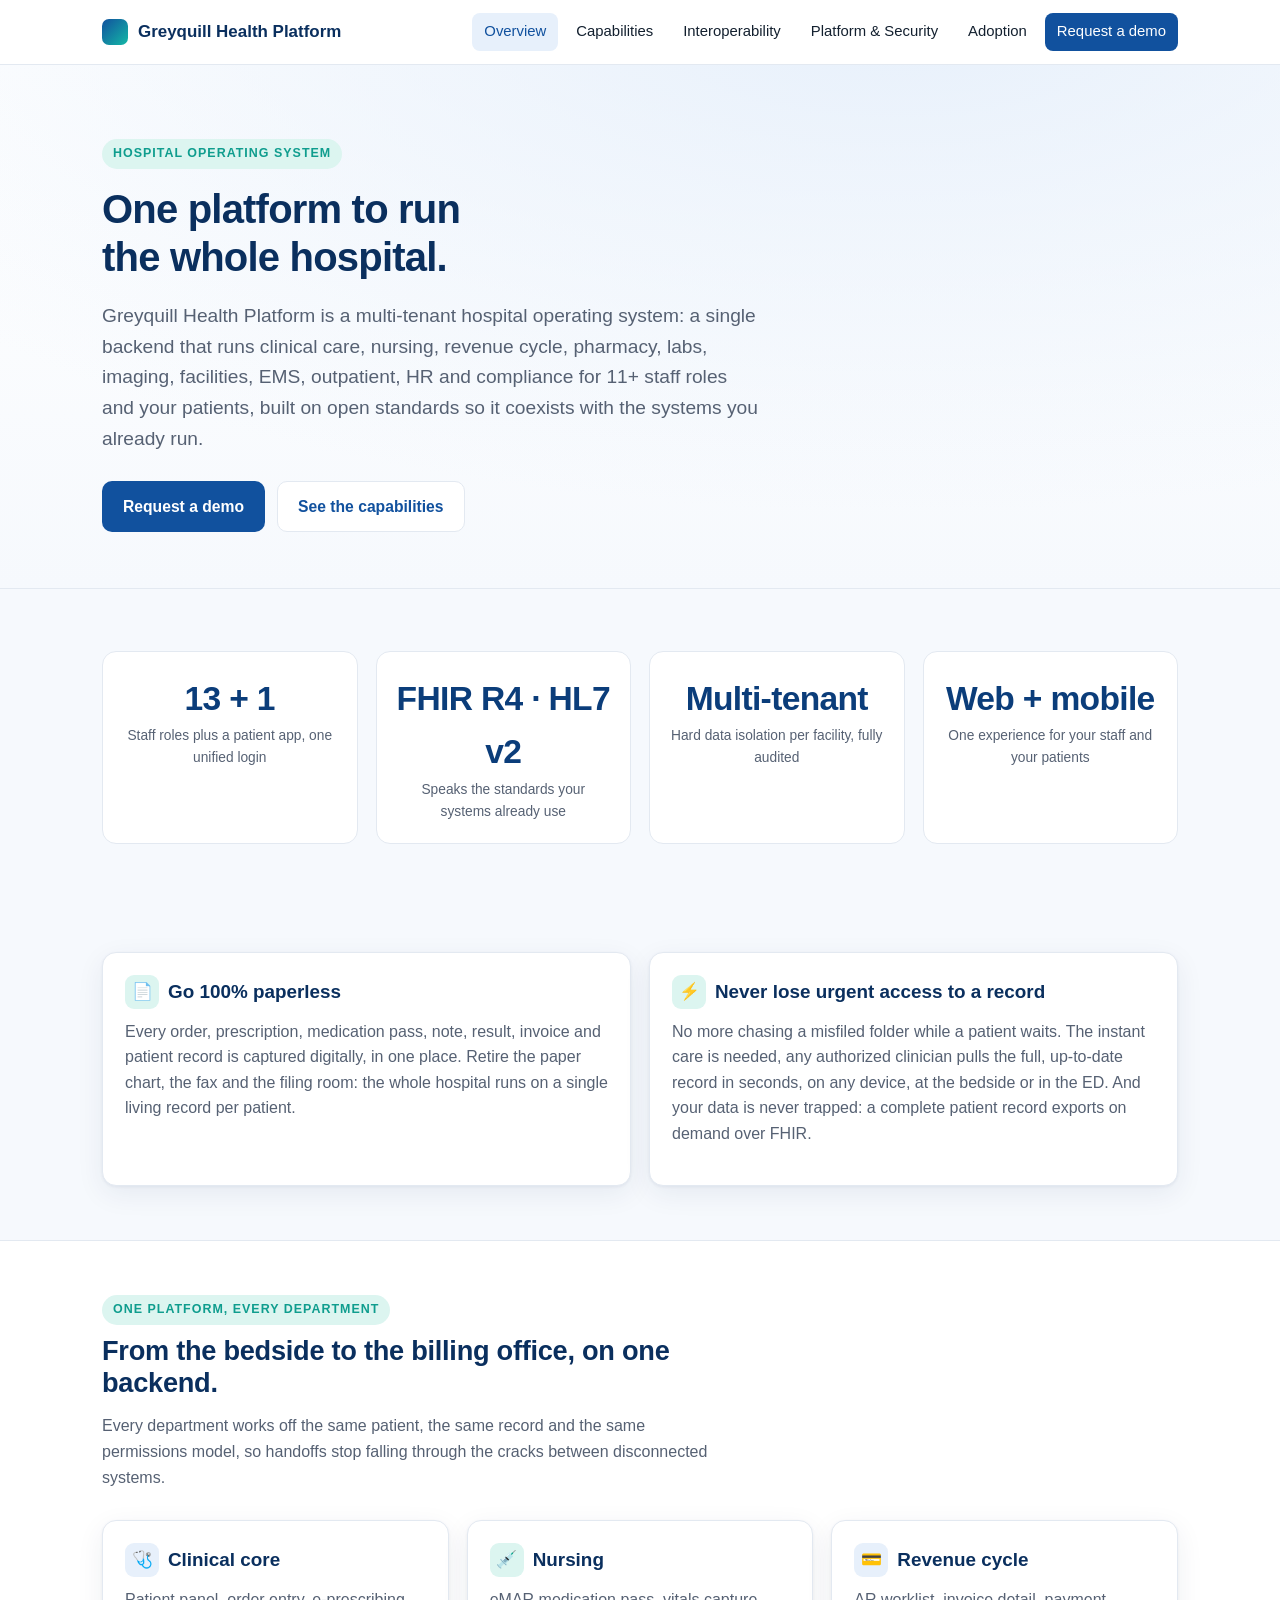
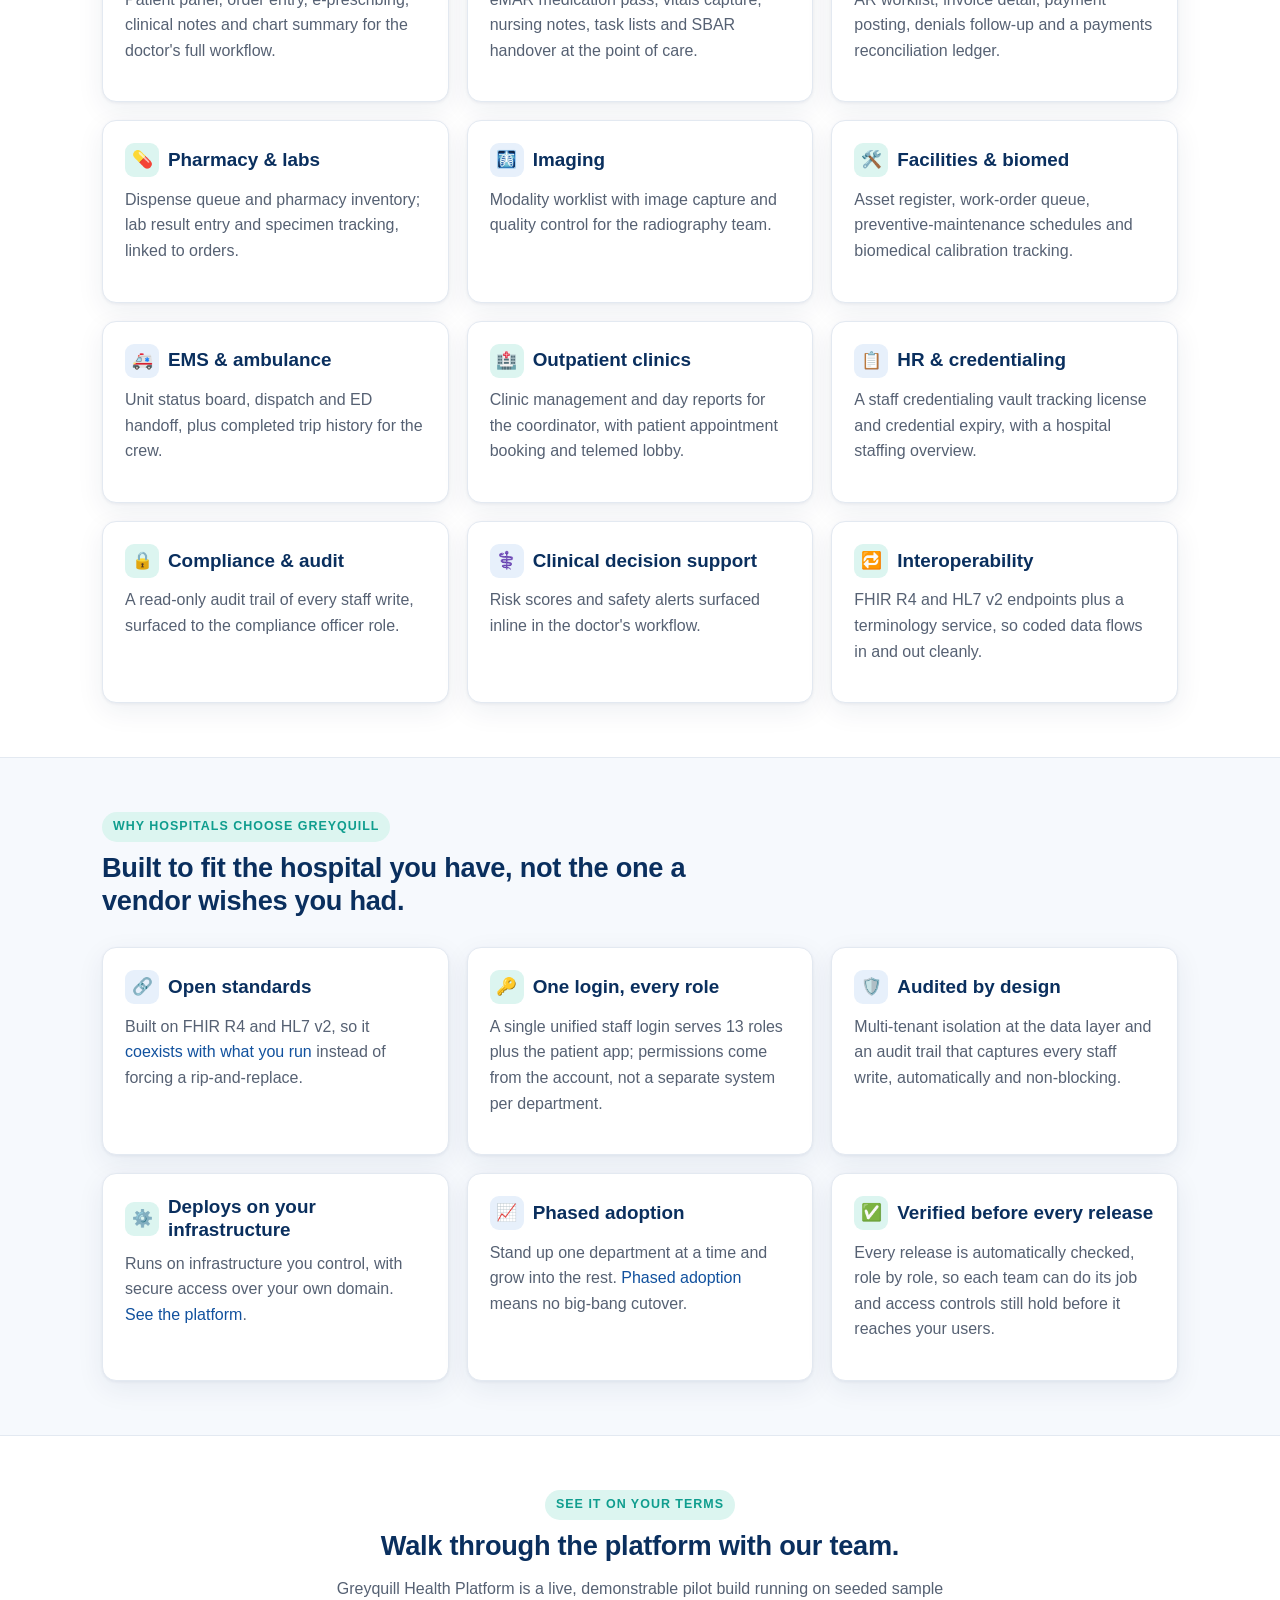
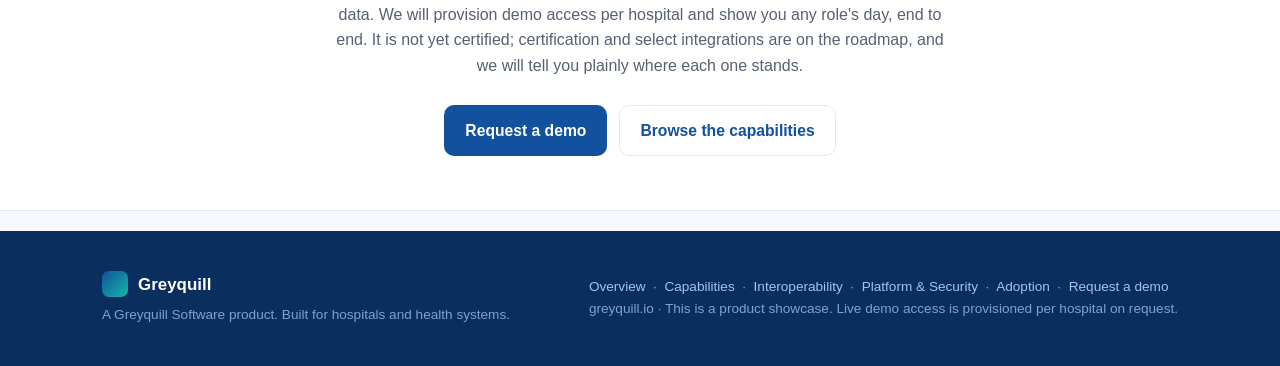
<file: index.html>
<!doctype html>
<html lang="en">
<head>
<meta charset="utf-8">
<meta name="viewport" content="width=device-width, initial-scale=1">
<title>Overview · Greyquill Health Platform</title>
<meta name="description" content="Greyquill Health Platform — a white-label, multi-tenant hospital operating system with FHIR R4 and HL7 v2 interoperability, role-based clinical, revenue, pharmacy, lab, imaging, facilities, EMS and compliance modules.">
<link rel="stylesheet" href="assets/style.css">
</head>
<body>
<header class="nav">
  <div class="wrap">
    <a class="brand" href="index.html"><span class="dot"></span> Greyquill Health Platform</a>
    <nav>
      <a class="active" href="index.html">Overview</a>
      <a href="features.html">Capabilities</a>
      <a href="interoperability.html">Interoperability</a>
      <a href="platform.html">Platform &amp; Security</a>
      <a href="adoption.html">Adoption</a>
      <a class="cta" href="demo.html">Request a demo</a>
    </nav>
  </div>
</header>

<main>

<!-- 1. HERO -->
<section class="hero">
  <div class="wrap">
    <span class="eyebrow">Hospital Operating System</span>
    <h1>One platform to run the whole hospital.</h1>
    <p class="lead">Greyquill Health Platform is a multi-tenant hospital operating system: a single backend that runs clinical care, nursing, revenue cycle, pharmacy, labs, imaging, facilities, EMS, outpatient, HR and compliance for 11+ staff roles and your patients, built on open standards so it coexists with the systems you already run.</p>
    <div class="btn-row">
      <a class="btn btn-primary" href="demo.html">Request a demo</a>
      <a class="btn btn-ghost" href="features.html">See the capabilities</a>
    </div>
  </div>
</section>

<!-- 2. STATS -->
<section>
  <div class="wrap">
    <div class="stats">
      <div class="stat">
        <div class="n">13 + 1</div>
        <div class="l">Staff roles plus a patient app, one unified login</div>
      </div>
      <div class="stat">
        <div class="n">FHIR R4 · HL7 v2</div>
        <div class="l">Speaks the standards your systems already use</div>
      </div>
      <div class="stat">
        <div class="n">Multi-tenant</div>
        <div class="l">Hard data isolation per facility, fully audited</div>
      </div>
      <div class="stat">
        <div class="n">Web + mobile</div>
        <div class="l">One experience for your staff and your patients</div>
      </div>
    </div>
  </div>
</section>

<!-- 2b. PAPERLESS / ALWAYS-ON RECORDS PROMISE -->
<section>
  <div class="wrap">
    <div class="grid g2">
      <div class="card t">
        <h3><span class="ico">📄</span> Go 100% paperless</h3>
        <p class="muted">Every order, prescription, medication pass, note, result, invoice and patient record is captured digitally, in one place. Retire the paper chart, the fax and the filing room: the whole hospital runs on a single living record per patient.</p>
      </div>
      <div class="card t">
        <h3><span class="ico">⚡</span> Never lose urgent access to a record</h3>
        <p class="muted">No more chasing a misfiled folder while a patient waits. The instant care is needed, any authorized clinician pulls the full, up-to-date record in seconds, on any device, at the bedside or in the ED. And your data is never trapped: a complete patient record exports on demand over FHIR.</p>
      </div>
    </div>
  </div>
</section>

<!-- 3. ONE PLATFORM, EVERY DEPARTMENT -->
<section class="alt">
  <div class="wrap">
    <div class="section-head">
      <span class="eyebrow">One platform, every department</span>
      <h2>From the bedside to the billing office, on one backend.</h2>
      <p class="muted">Every department works off the same patient, the same record and the same permissions model, so handoffs stop falling through the cracks between disconnected systems.</p>
    </div>
    <div class="grid g3">

      <div class="card">
        <h3><span class="ico">🩺</span> Clinical core</h3>
        <p class="muted">Patient panel, order entry, e-prescribing, clinical notes and chart summary for the doctor's full workflow.</p>
      </div>

      <div class="card t">
        <h3><span class="ico">💉</span> Nursing</h3>
        <p class="muted">eMAR medication pass, vitals capture, nursing notes, task lists and SBAR handover at the point of care.</p>
      </div>

      <div class="card">
        <h3><span class="ico">💳</span> Revenue cycle</h3>
        <p class="muted">AR worklist, invoice detail, payment posting, denials follow-up and a payments reconciliation ledger.</p>
      </div>

      <div class="card t">
        <h3><span class="ico">💊</span> Pharmacy &amp; labs</h3>
        <p class="muted">Dispense queue and pharmacy inventory; lab result entry and specimen tracking, linked to orders.</p>
      </div>

      <div class="card">
        <h3><span class="ico">🩻</span> Imaging</h3>
        <p class="muted">Modality worklist with image capture and quality control for the radiography team.</p>
      </div>

      <div class="card t">
        <h3><span class="ico">🛠️</span> Facilities &amp; biomed</h3>
        <p class="muted">Asset register, work-order queue, preventive-maintenance schedules and biomedical calibration tracking.</p>
      </div>

      <div class="card">
        <h3><span class="ico">🚑</span> EMS &amp; ambulance</h3>
        <p class="muted">Unit status board, dispatch and ED handoff, plus completed trip history for the crew.</p>
      </div>

      <div class="card t">
        <h3><span class="ico">🏥</span> Outpatient clinics</h3>
        <p class="muted">Clinic management and day reports for the coordinator, with patient appointment booking and telemed lobby.</p>
      </div>

      <div class="card">
        <h3><span class="ico">📋</span> HR &amp; credentialing</h3>
        <p class="muted">A staff credentialing vault tracking license and credential expiry, with a hospital staffing overview.</p>
      </div>

      <div class="card t">
        <h3><span class="ico">🔒</span> Compliance &amp; audit</h3>
        <p class="muted">A read-only audit trail of every staff write, surfaced to the compliance officer role.</p>
      </div>

      <div class="card">
        <h3><span class="ico">⚕️</span> Clinical decision support</h3>
        <p class="muted">Risk scores and safety alerts surfaced inline in the doctor's workflow.</p>
      </div>

      <div class="card t">
        <h3><span class="ico">🔁</span> Interoperability</h3>
        <p class="muted">FHIR R4 and HL7 v2 endpoints plus a terminology service, so coded data flows in and out cleanly.</p>
      </div>

    </div>
  </div>
</section>

<!-- 4. WHY HOSPITALS CHOOSE GREYQUILL -->
<section>
  <div class="wrap">
    <div class="section-head">
      <span class="eyebrow">Why hospitals choose Greyquill</span>
      <h2>Built to fit the hospital you have, not the one a vendor wishes you had.</h2>
    </div>
    <div class="grid g3">

      <div class="card">
        <h3><span class="ico">🔗</span> Open standards</h3>
        <p class="muted">Built on FHIR R4 and HL7 v2, so it <a href="interoperability.html">coexists with what you run</a> instead of forcing a rip-and-replace.</p>
      </div>

      <div class="card t">
        <h3><span class="ico">🔑</span> One login, every role</h3>
        <p class="muted">A single unified staff login serves 13 roles plus the patient app; permissions come from the account, not a separate system per department.</p>
      </div>

      <div class="card">
        <h3><span class="ico">🛡️</span> Audited by design</h3>
        <p class="muted">Multi-tenant isolation at the data layer and an audit trail that captures every staff write, automatically and non-blocking.</p>
      </div>

      <div class="card t">
        <h3><span class="ico">⚙️</span> Deploys on your infrastructure</h3>
        <p class="muted">Runs on infrastructure you control, with secure access over your own domain. <a href="platform.html">See the platform</a>.</p>
      </div>

      <div class="card">
        <h3><span class="ico">📈</span> Phased adoption</h3>
        <p class="muted">Stand up one department at a time and grow into the rest. <a href="adoption.html">Phased adoption</a> means no big-bang cutover.</p>
      </div>

      <div class="card t">
        <h3><span class="ico">✅</span> Verified before every release</h3>
        <p class="muted">Every release is automatically checked, role by role, so each team can do its job and access controls still hold before it reaches your users.</p>
      </div>

    </div>
  </div>
</section>

<!-- 5. CLOSING CTA -->
<section class="alt">
  <div class="wrap center">
    <div class="section-head" style="margin:0 auto 24px">
      <span class="eyebrow">See it on your terms</span>
      <h2>Walk through the platform with our team.</h2>
      <p class="muted">Greyquill Health Platform is a live, demonstrable pilot build running on seeded sample data. We will provision demo access per hospital and show you any role's day, end to end. It is not yet certified; certification and select integrations are on the roadmap, and we will tell you plainly where each one stands.</p>
    </div>
    <div class="btn-row" style="justify-content:center">
      <a class="btn btn-primary" href="demo.html">Request a demo</a>
      <a class="btn btn-ghost" href="features.html">Browse the capabilities</a>
    </div>
  </div>
</section>

</main>

<footer>
  <div class="wrap">
    <div>
      <div class="brand" style="margin-bottom:6px"><span class="dot"></span> Greyquill</div>
      <div class="fnote">A Greyquill Software product. Built for hospitals and health systems.</div>
    </div>
    <div class="fnote">
      <a href="index.html">Overview</a> &nbsp;·&nbsp;
      <a href="features.html">Capabilities</a> &nbsp;·&nbsp;
      <a href="interoperability.html">Interoperability</a> &nbsp;·&nbsp;
      <a href="platform.html">Platform &amp; Security</a> &nbsp;·&nbsp;
      <a href="adoption.html">Adoption</a> &nbsp;·&nbsp;
      <a href="demo.html">Request a demo</a><br>
      greyquill.io · This is a product showcase. Live demo access is provisioned per hospital on request.
    </div>
  </div>
</footer>
</body>
</html>
</file>
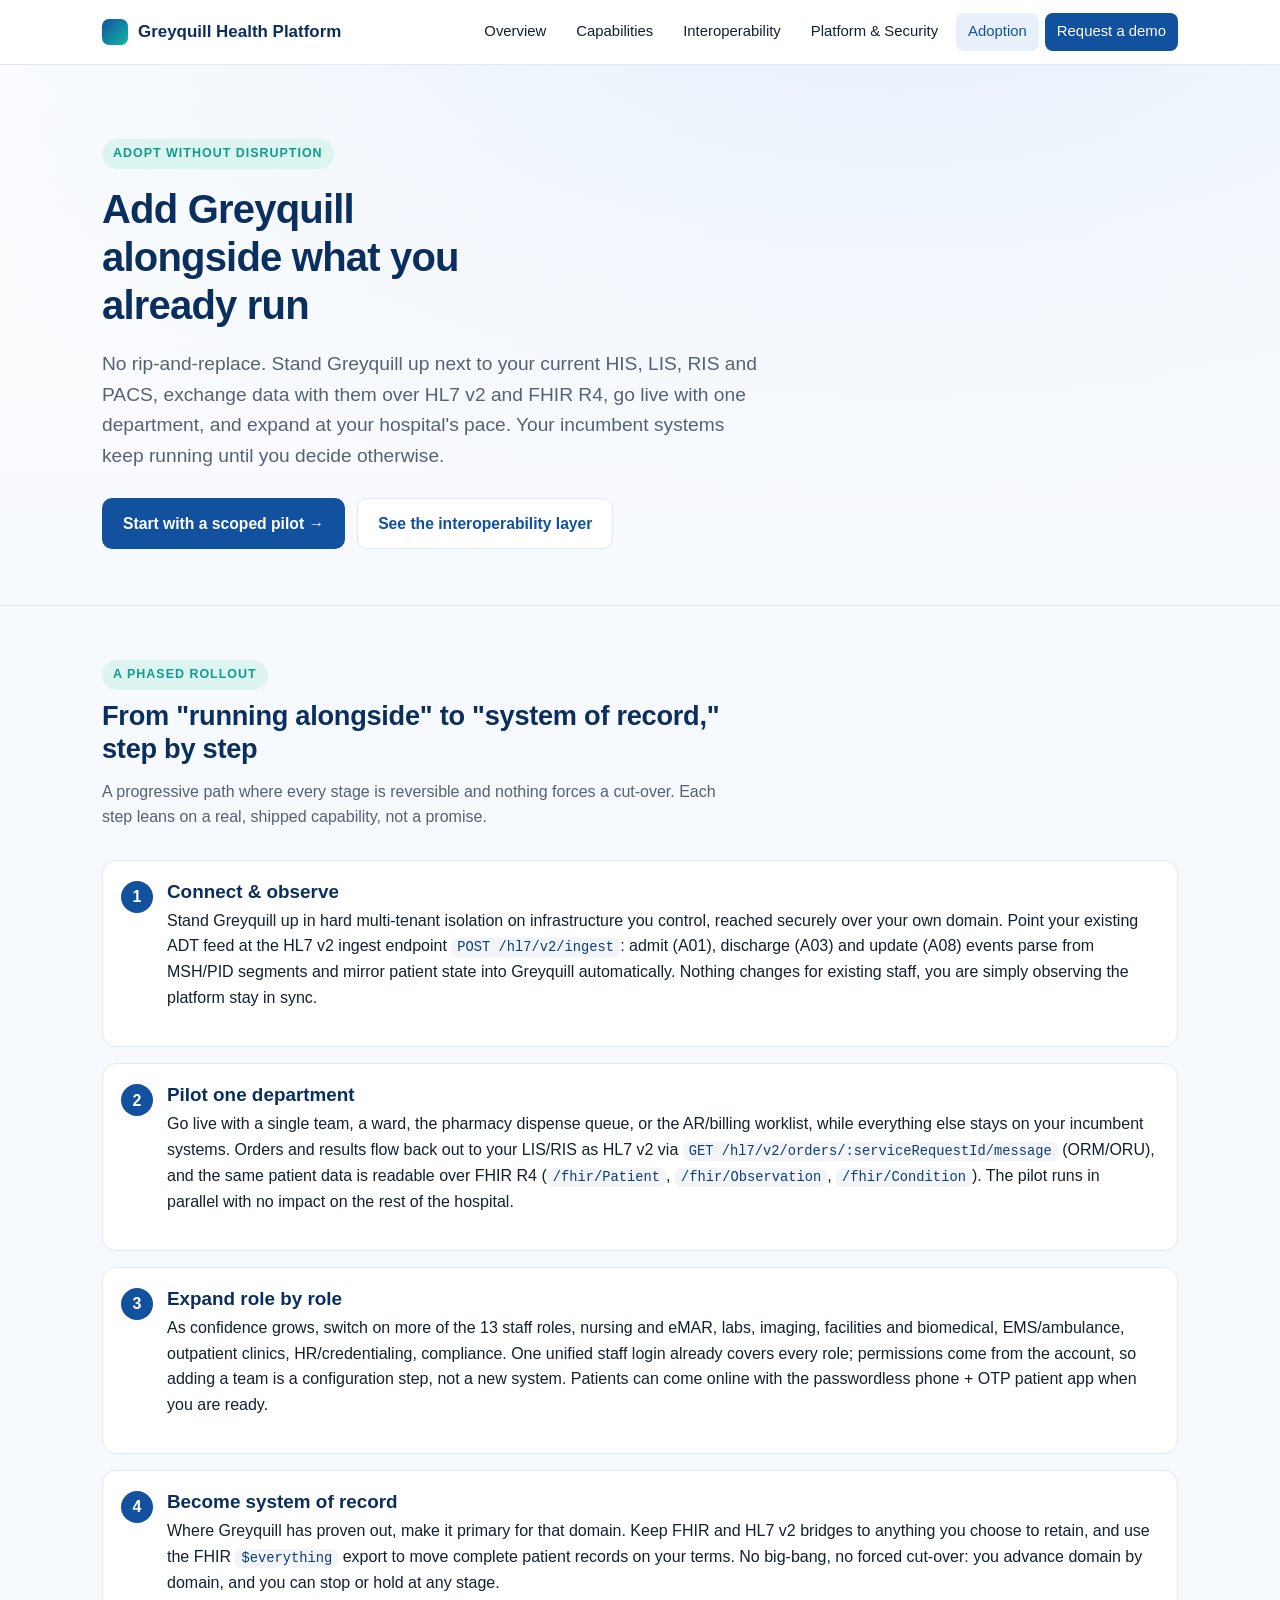
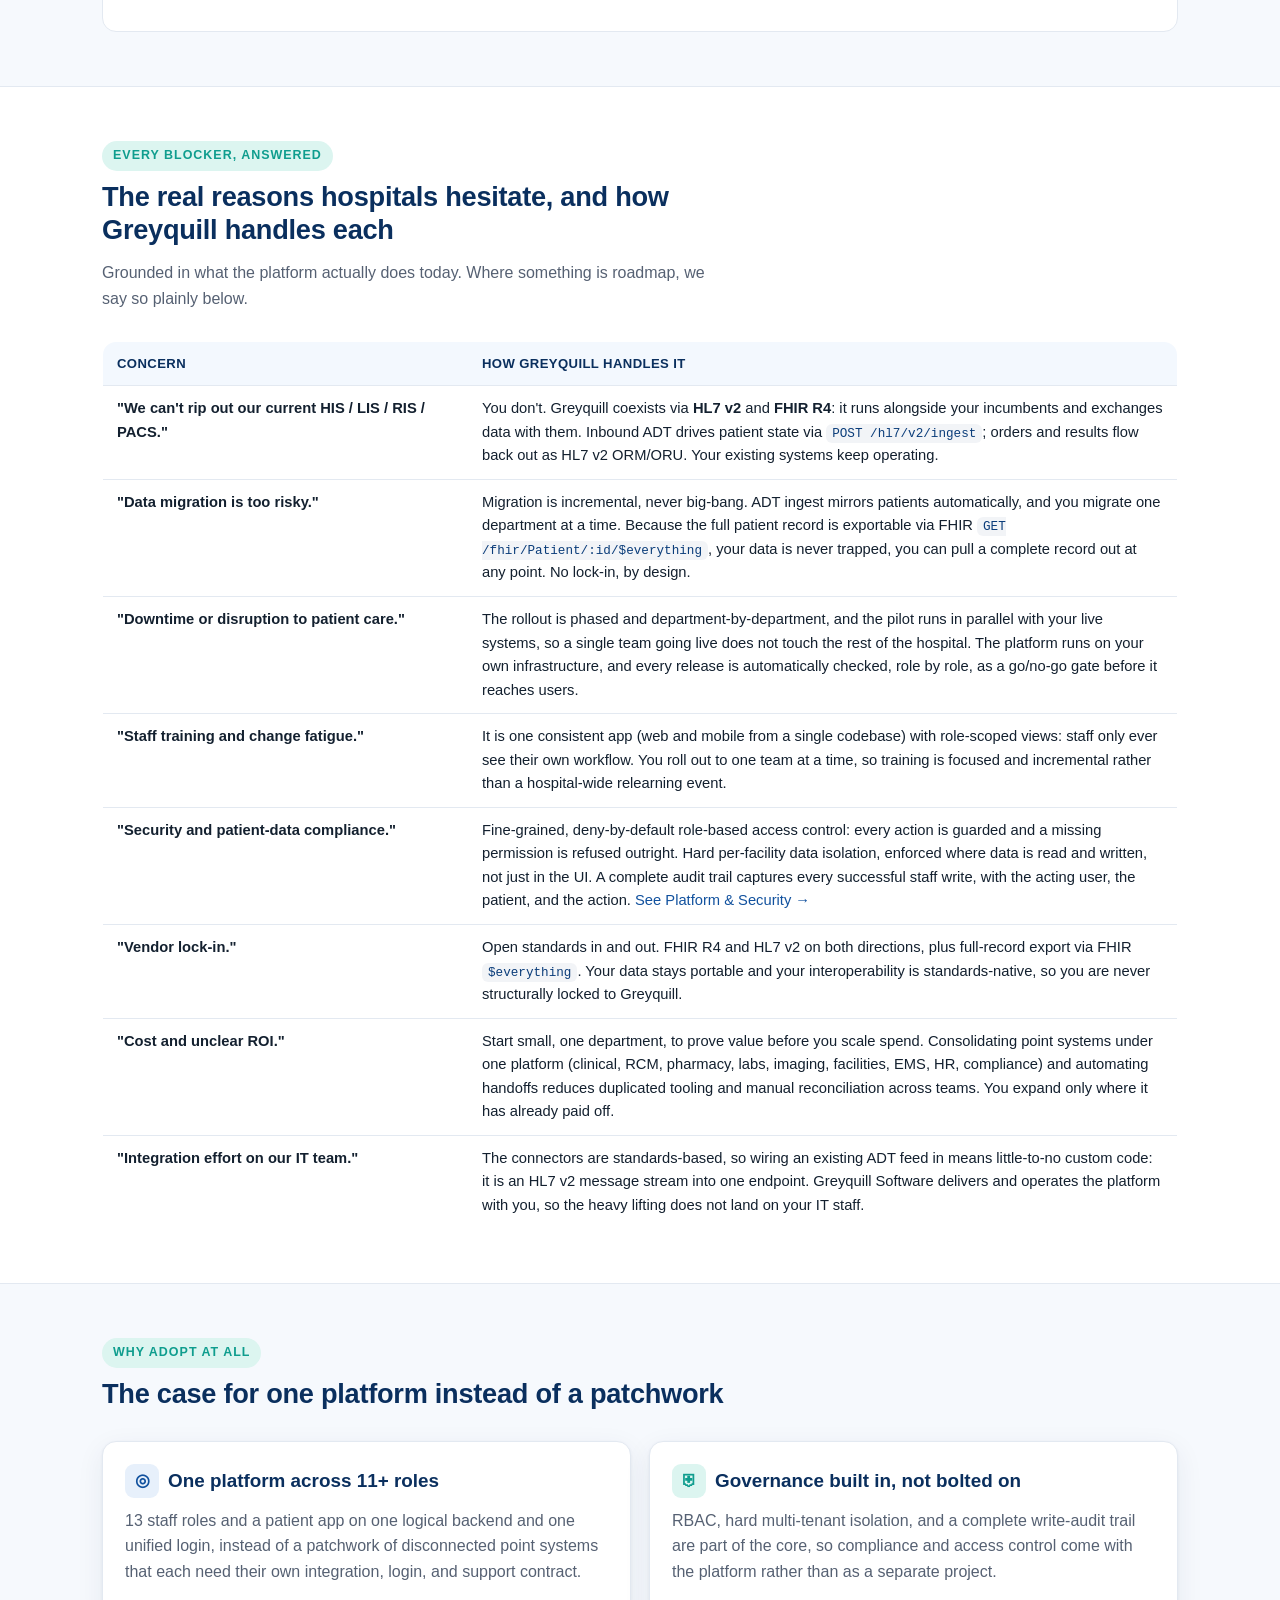
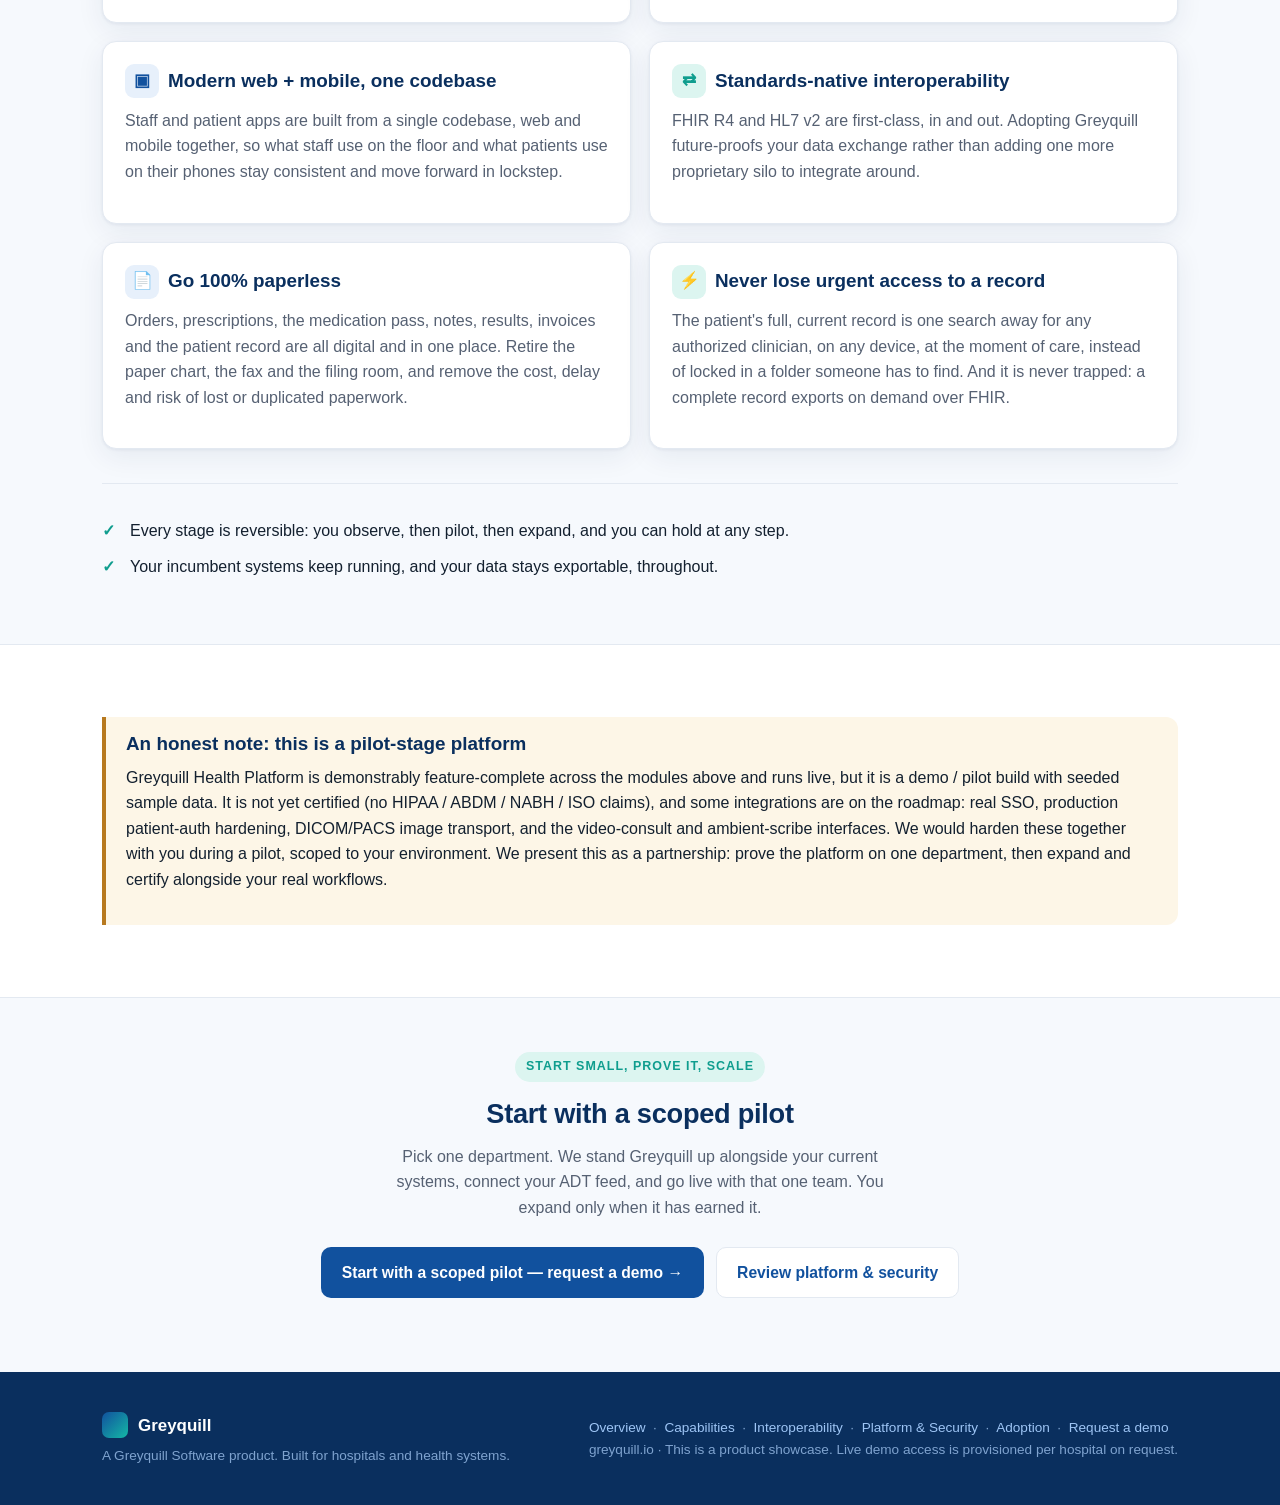
<file: adoption.html>
<!doctype html>
<html lang="en">
<head>
<meta charset="utf-8">
<meta name="viewport" content="width=device-width, initial-scale=1">
<title>Adoption · Greyquill Health Platform</title>
<meta name="description" content="Greyquill Health Platform — a white-label, multi-tenant hospital operating system with FHIR R4 and HL7 v2 interoperability, role-based clinical, revenue, pharmacy, lab, imaging, facilities, EMS and compliance modules.">
<link rel="stylesheet" href="assets/style.css">
</head>
<body>
<header class="nav">
  <div class="wrap">
    <a class="brand" href="index.html"><span class="dot"></span> Greyquill Health Platform</a>
    <nav>
      <a href="index.html">Overview</a>
      <a href="features.html">Capabilities</a>
      <a href="interoperability.html">Interoperability</a>
      <a href="platform.html">Platform &amp; Security</a>
      <a class="active" href="adoption.html">Adoption</a>
      <a class="cta" href="demo.html">Request a demo</a>
    </nav>
  </div>
</header>

<main>

<section class="hero">
  <div class="wrap">
    <span class="eyebrow">Adopt without disruption</span>
    <h1>Add Greyquill alongside what you already run</h1>
    <p class="lead">No rip-and-replace. Stand Greyquill up next to your current HIS, LIS, RIS and PACS, exchange data with them over HL7 v2 and FHIR R4, go live with one department, and expand at your hospital's pace. Your incumbent systems keep running until you decide otherwise.</p>
    <div class="btn-row">
      <a class="btn btn-primary" href="demo.html">Start with a scoped pilot →</a>
      <a class="btn btn-ghost" href="interoperability.html">See the interoperability layer</a>
    </div>
  </div>
</section>

<section>
  <div class="wrap">
    <div class="section-head">
      <span class="eyebrow">A phased rollout</span>
      <h2>From "running alongside" to "system of record," step by step</h2>
      <p class="muted">A progressive path where every stage is reversible and nothing forces a cut-over. Each step leans on a real, shipped capability, not a promise.</p>
    </div>

    <div class="steps">
      <div class="step">
        <h3>Connect &amp; observe</h3>
        <p>Stand Greyquill up in hard multi-tenant isolation on infrastructure you control, reached securely over your own domain. Point your existing ADT feed at the HL7 v2 ingest endpoint <code>POST /hl7/v2/ingest</code>: admit (A01), discharge (A03) and update (A08) events parse from MSH/PID segments and mirror patient state into Greyquill automatically. Nothing changes for existing staff, you are simply observing the platform stay in sync.</p>
      </div>
      <div class="step">
        <h3>Pilot one department</h3>
        <p>Go live with a single team, a ward, the pharmacy dispense queue, or the AR/billing worklist, while everything else stays on your incumbent systems. Orders and results flow back out to your LIS/RIS as HL7 v2 via <code>GET /hl7/v2/orders/:serviceRequestId/message</code> (ORM/ORU), and the same patient data is readable over FHIR R4 (<code>/fhir/Patient</code>, <code>/fhir/Observation</code>, <code>/fhir/Condition</code>). The pilot runs in parallel with no impact on the rest of the hospital.</p>
      </div>
      <div class="step">
        <h3>Expand role by role</h3>
        <p>As confidence grows, switch on more of the 13 staff roles, nursing and eMAR, labs, imaging, facilities and biomedical, EMS/ambulance, outpatient clinics, HR/credentialing, compliance. One unified staff login already covers every role; permissions come from the account, so adding a team is a configuration step, not a new system. Patients can come online with the passwordless phone + OTP patient app when you are ready.</p>
      </div>
      <div class="step">
        <h3>Become system of record</h3>
        <p>Where Greyquill has proven out, make it primary for that domain. Keep FHIR and HL7 v2 bridges to anything you choose to retain, and use the FHIR <code>$everything</code> export to move complete patient records on your terms. No big-bang, no forced cut-over: you advance domain by domain, and you can stop or hold at any stage.</p>
      </div>
    </div>
  </div>
</section>

<section class="alt">
  <div class="wrap">
    <div class="section-head">
      <span class="eyebrow">Every blocker, answered</span>
      <h2>The real reasons hospitals hesitate, and how Greyquill handles each</h2>
      <p class="muted">Grounded in what the platform actually does today. Where something is roadmap, we say so plainly below.</p>
    </div>

    <table>
      <thead>
        <tr><th style="width:34%">Concern</th><th>How Greyquill handles it</th></tr>
      </thead>
      <tbody>
        <tr>
          <td><strong>"We can't rip out our current HIS / LIS / RIS / PACS."</strong></td>
          <td>You don't. Greyquill coexists via <strong>HL7 v2</strong> and <strong>FHIR R4</strong>: it runs alongside your incumbents and exchanges data with them. Inbound ADT drives patient state via <code>POST /hl7/v2/ingest</code>; orders and results flow back out as HL7 v2 ORM/ORU. Your existing systems keep operating.</td>
        </tr>
        <tr>
          <td><strong>"Data migration is too risky."</strong></td>
          <td>Migration is incremental, never big-bang. ADT ingest mirrors patients automatically, and you migrate one department at a time. Because the full patient record is exportable via FHIR <code>GET /fhir/Patient/:id/$everything</code>, your data is never trapped, you can pull a complete record out at any point. No lock-in, by design.</td>
        </tr>
        <tr>
          <td><strong>"Downtime or disruption to patient care."</strong></td>
          <td>The rollout is phased and department-by-department, and the pilot runs in parallel with your live systems, so a single team going live does not touch the rest of the hospital. The platform runs on your own infrastructure, and every release is automatically checked, role by role, as a go/no-go gate before it reaches users.</td>
        </tr>
        <tr>
          <td><strong>"Staff training and change fatigue."</strong></td>
          <td>It is one consistent app (web and mobile from a single codebase) with role-scoped views: staff only ever see their own workflow. You roll out to one team at a time, so training is focused and incremental rather than a hospital-wide relearning event.</td>
        </tr>
        <tr>
          <td><strong>"Security and patient-data compliance."</strong></td>
          <td>Fine-grained, deny-by-default role-based access control: every action is guarded and a missing permission is refused outright. Hard per-facility data isolation, enforced where data is read and written, not just in the UI. A complete audit trail captures every successful staff write, with the acting user, the patient, and the action. <a href="platform.html">See Platform &amp; Security →</a></td>
        </tr>
        <tr>
          <td><strong>"Vendor lock-in."</strong></td>
          <td>Open standards in and out. FHIR R4 and HL7 v2 on both directions, plus full-record export via FHIR <code>$everything</code>. Your data stays portable and your interoperability is standards-native, so you are never structurally locked to Greyquill.</td>
        </tr>
        <tr>
          <td><strong>"Cost and unclear ROI."</strong></td>
          <td>Start small, one department, to prove value before you scale spend. Consolidating point systems under one platform (clinical, RCM, pharmacy, labs, imaging, facilities, EMS, HR, compliance) and automating handoffs reduces duplicated tooling and manual reconciliation across teams. You expand only where it has already paid off.</td>
        </tr>
        <tr>
          <td><strong>"Integration effort on our IT team."</strong></td>
          <td>The connectors are standards-based, so wiring an existing ADT feed in means little-to-no custom code: it is an HL7 v2 message stream into one endpoint. Greyquill Software delivers and operates the platform with you, so the heavy lifting does not land on your IT staff.</td>
        </tr>
      </tbody>
    </table>
  </div>
</section>

<section>
  <div class="wrap">
    <div class="section-head">
      <span class="eyebrow">Why adopt at all</span>
      <h2>The case for one platform instead of a patchwork</h2>
    </div>
    <div class="grid g2">
      <div class="card">
        <h3><span class="ico">◎</span> One platform across 11+ roles</h3>
        <p class="muted">13 staff roles and a patient app on one logical backend and one unified login, instead of a patchwork of disconnected point systems that each need their own integration, login, and support contract.</p>
      </div>
      <div class="card t">
        <h3><span class="ico">⛨</span> Governance built in, not bolted on</h3>
        <p class="muted">RBAC, hard multi-tenant isolation, and a complete write-audit trail are part of the core, so compliance and access control come with the platform rather than as a separate project.</p>
      </div>
      <div class="card">
        <h3><span class="ico">▣</span> Modern web + mobile, one codebase</h3>
        <p class="muted">Staff and patient apps are built from a single codebase, web and mobile together, so what staff use on the floor and what patients use on their phones stay consistent and move forward in lockstep.</p>
      </div>
      <div class="card t">
        <h3><span class="ico">⇄</span> Standards-native interoperability</h3>
        <p class="muted">FHIR R4 and HL7 v2 are first-class, in and out. Adopting Greyquill future-proofs your data exchange rather than adding one more proprietary silo to integrate around.</p>
      </div>
      <div class="card">
        <h3><span class="ico">📄</span> Go 100% paperless</h3>
        <p class="muted">Orders, prescriptions, the medication pass, notes, results, invoices and the patient record are all digital and in one place. Retire the paper chart, the fax and the filing room, and remove the cost, delay and risk of lost or duplicated paperwork.</p>
      </div>
      <div class="card t">
        <h3><span class="ico">⚡</span> Never lose urgent access to a record</h3>
        <p class="muted">The patient's full, current record is one search away for any authorized clinician, on any device, at the moment of care, instead of locked in a folder someone has to find. And it is never trapped: a complete record exports on demand over FHIR.</p>
      </div>
    </div>

    <hr class="soft">

    <ul class="check">
      <li>Every stage is reversible: you observe, then pilot, then expand, and you can hold at any step.</li>
      <li>Your incumbent systems keep running, and your data stays exportable, throughout.</li>
    </ul>
  </div>
</section>

<section class="alt">
  <div class="wrap">
    <div class="callout a">
      <h3 style="margin-top:0">An honest note: this is a pilot-stage platform</h3>
      <p>Greyquill Health Platform is demonstrably feature-complete across the modules above and runs live, but it is a demo / pilot build with seeded sample data. It is not yet certified (no HIPAA / ABDM / NABH / ISO claims), and some integrations are on the roadmap: real SSO, production patient-auth hardening, DICOM/PACS image transport, and the video-consult and ambient-scribe interfaces. We would harden these together with you during a pilot, scoped to your environment. We present this as a partnership: prove the platform on one department, then expand and certify alongside your real workflows.</p>
    </div>
  </div>
</section>

<section>
  <div class="wrap center">
    <span class="eyebrow">Start small, prove it, scale</span>
    <h2>Start with a scoped pilot</h2>
    <p class="muted" style="max-width:60ch;margin:0 auto 8px">Pick one department. We stand Greyquill up alongside your current systems, connect your ADT feed, and go live with that one team. You expand only when it has earned it.</p>
    <div class="btn-row" style="justify-content:center">
      <a class="btn btn-primary" href="demo.html">Start with a scoped pilot — request a demo →</a>
      <a class="btn btn-ghost" href="platform.html">Review platform &amp; security</a>
    </div>
  </div>
</section>

</main>

<footer>
  <div class="wrap">
    <div>
      <div class="brand" style="margin-bottom:6px"><span class="dot"></span> Greyquill</div>
      <div class="fnote">A Greyquill Software product. Built for hospitals and health systems.</div>
    </div>
    <div class="fnote">
      <a href="index.html">Overview</a> &nbsp;·&nbsp;
      <a href="features.html">Capabilities</a> &nbsp;·&nbsp;
      <a href="interoperability.html">Interoperability</a> &nbsp;·&nbsp;
      <a href="platform.html">Platform &amp; Security</a> &nbsp;·&nbsp;
      <a href="adoption.html">Adoption</a> &nbsp;·&nbsp;
      <a href="demo.html">Request a demo</a><br>
      greyquill.io · This is a product showcase. Live demo access is provisioned per hospital on request.
    </div>
  </div>
</footer>
</body>
</html>
</file>
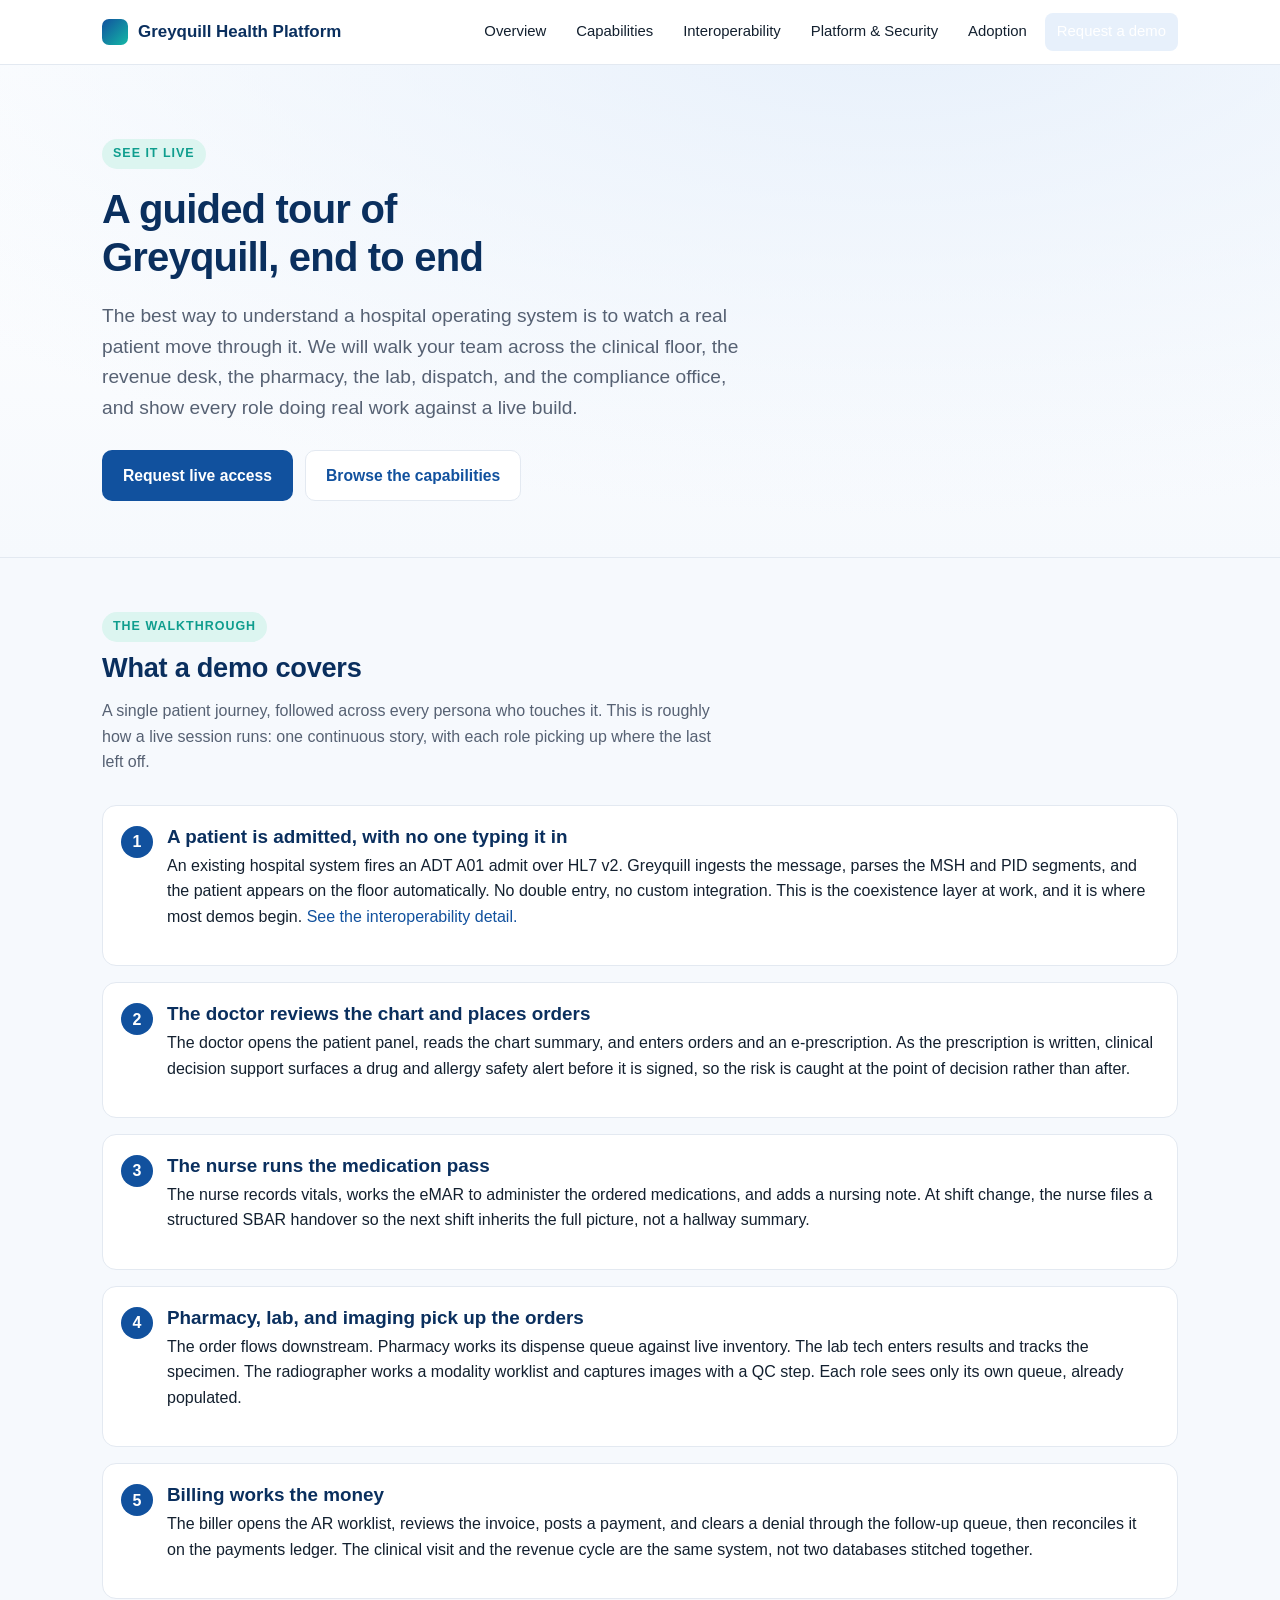
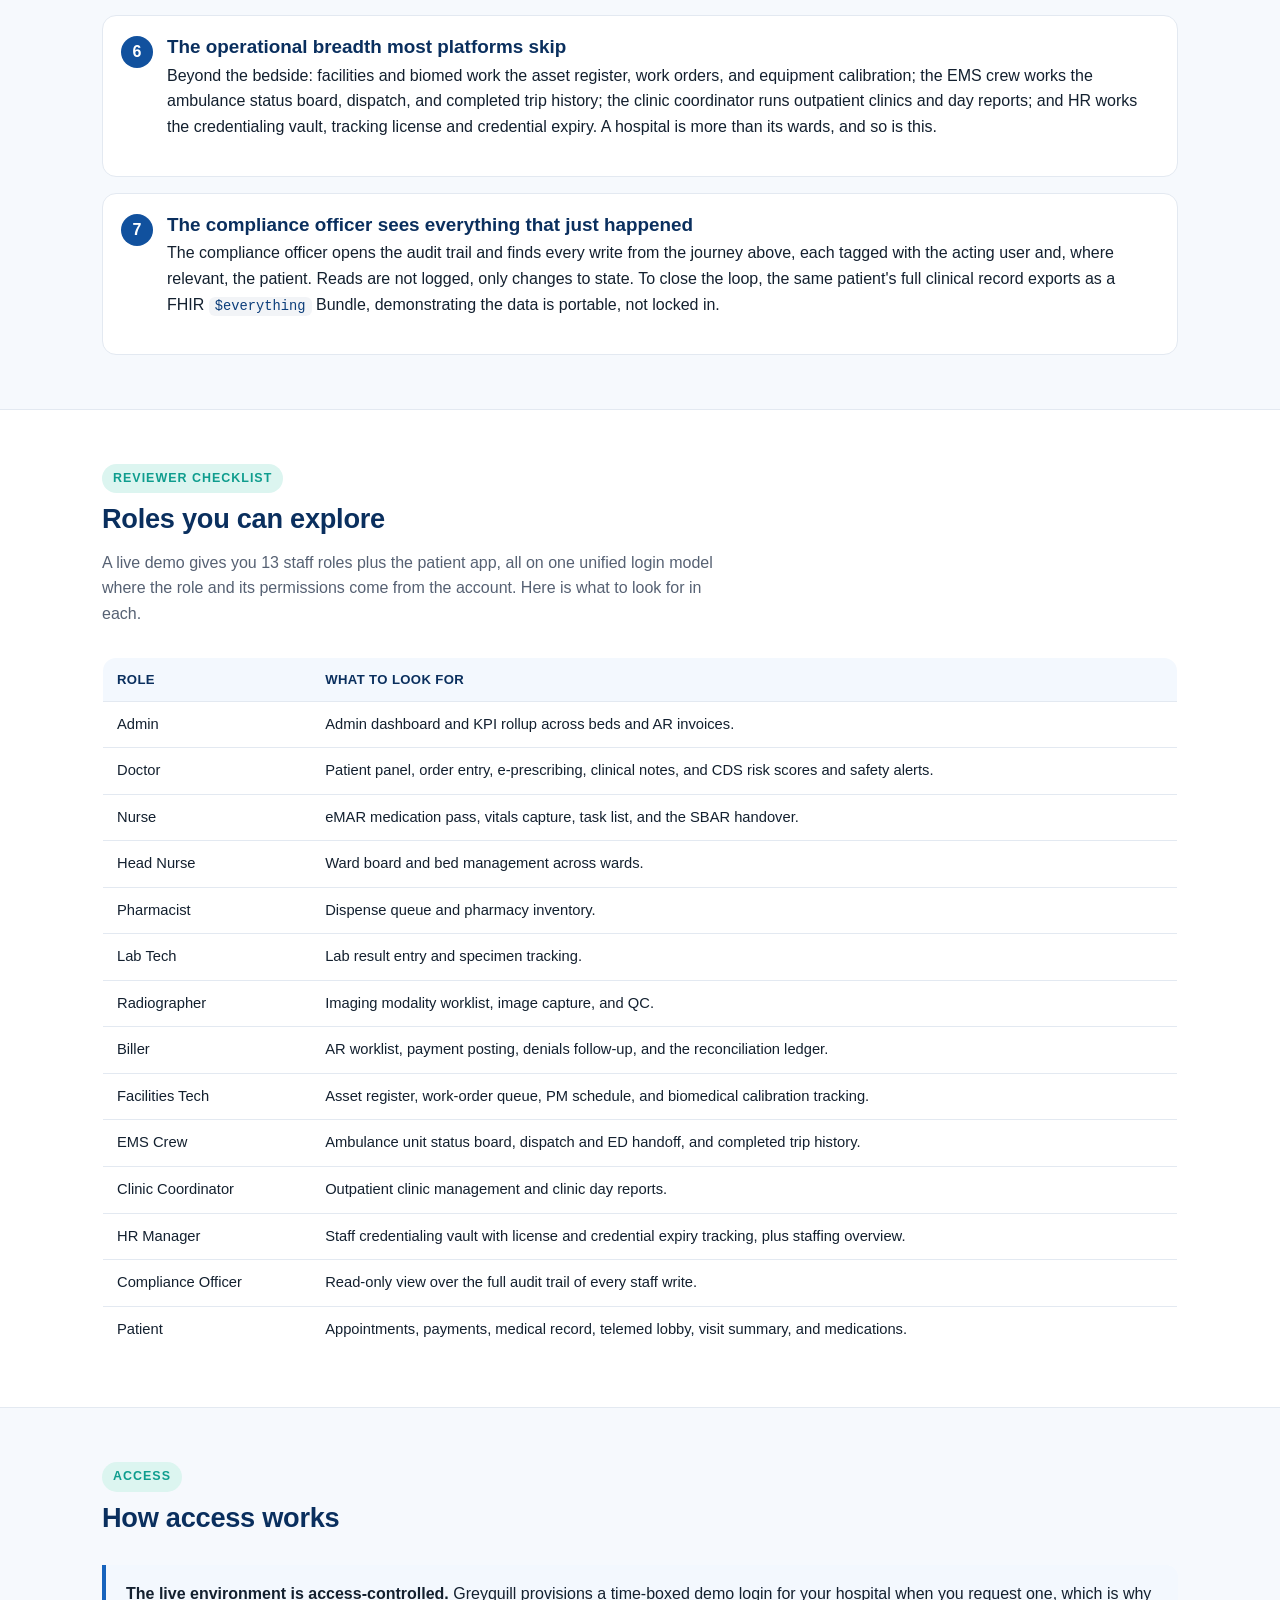
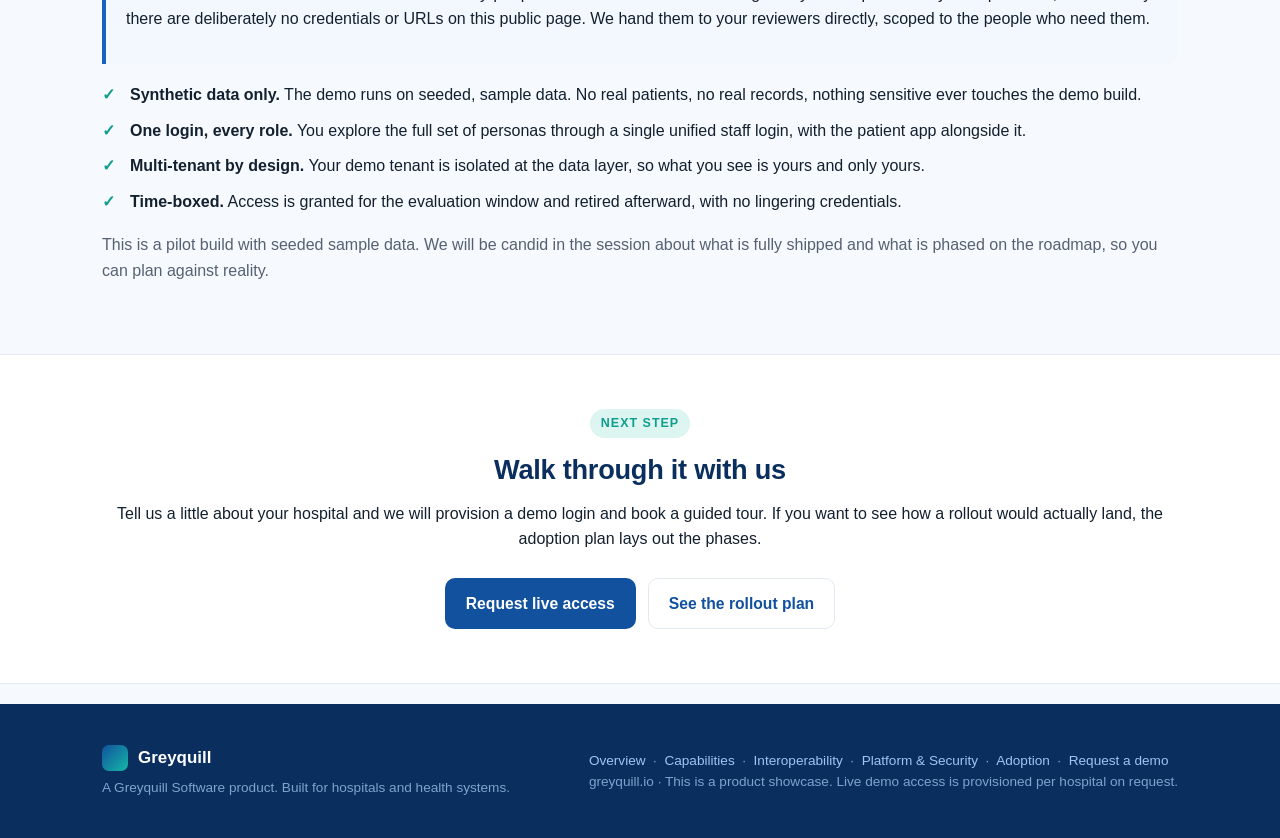
<file: demo.html>
<!doctype html>
<html lang="en">
<head>
<meta charset="utf-8">
<meta name="viewport" content="width=device-width, initial-scale=1">
<title>Request a demo · Greyquill Health Platform</title>
<meta name="description" content="Greyquill Health Platform — a white-label, multi-tenant hospital operating system with FHIR R4 and HL7 v2 interoperability, role-based clinical, revenue, pharmacy, lab, imaging, facilities, EMS and compliance modules.">
<link rel="stylesheet" href="assets/style.css">
</head>
<body>
<header class="nav">
  <div class="wrap">
    <a class="brand" href="index.html"><span class="dot"></span> Greyquill Health Platform</a>
    <nav>
      <a href="index.html">Overview</a>
      <a href="features.html">Capabilities</a>
      <a href="interoperability.html">Interoperability</a>
      <a href="platform.html">Platform &amp; Security</a>
      <a href="adoption.html">Adoption</a>
      <a class="cta active" href="demo.html">Request a demo</a>
    </nav>
  </div>
</header>

<main>

<section class="hero">
  <div class="wrap">
    <span class="eyebrow">See it live</span>
    <h1>A guided tour of Greyquill, end to end</h1>
    <p class="lead">The best way to understand a hospital operating system is to watch a real patient move through it. We will walk your team across the clinical floor, the revenue desk, the pharmacy, the lab, dispatch, and the compliance office, and show every role doing real work against a live build.</p>
    <div class="btn-row">
      <a class="btn btn-primary" href="mailto:hello@greyquill.io?subject=Greyquill%20Health%20Platform%20demo">Request live access</a>
      <a class="btn btn-ghost" href="features.html">Browse the capabilities</a>
    </div>
  </div>
</section>

<section>
  <div class="wrap">
    <div class="section-head">
      <span class="eyebrow">The walkthrough</span>
      <h2>What a demo covers</h2>
      <p class="muted">A single patient journey, followed across every persona who touches it. This is roughly how a live session runs: one continuous story, with each role picking up where the last left off.</p>
    </div>

    <div class="steps">
      <div class="step">
        <h3>A patient is admitted, with no one typing it in</h3>
        <p>An existing hospital system fires an ADT A01 admit over HL7 v2. Greyquill ingests the message, parses the MSH and PID segments, and the patient appears on the floor automatically. No double entry, no custom integration. This is the coexistence layer at work, and it is where most demos begin. <a href="interoperability.html">See the interoperability detail.</a></p>
      </div>
      <div class="step">
        <h3>The doctor reviews the chart and places orders</h3>
        <p>The doctor opens the patient panel, reads the chart summary, and enters orders and an e-prescription. As the prescription is written, clinical decision support surfaces a drug and allergy safety alert before it is signed, so the risk is caught at the point of decision rather than after.</p>
      </div>
      <div class="step">
        <h3>The nurse runs the medication pass</h3>
        <p>The nurse records vitals, works the eMAR to administer the ordered medications, and adds a nursing note. At shift change, the nurse files a structured SBAR handover so the next shift inherits the full picture, not a hallway summary.</p>
      </div>
      <div class="step">
        <h3>Pharmacy, lab, and imaging pick up the orders</h3>
        <p>The order flows downstream. Pharmacy works its dispense queue against live inventory. The lab tech enters results and tracks the specimen. The radiographer works a modality worklist and captures images with a QC step. Each role sees only its own queue, already populated.</p>
      </div>
      <div class="step">
        <h3>Billing works the money</h3>
        <p>The biller opens the AR worklist, reviews the invoice, posts a payment, and clears a denial through the follow-up queue, then reconciles it on the payments ledger. The clinical visit and the revenue cycle are the same system, not two databases stitched together.</p>
      </div>
      <div class="step">
        <h3>The operational breadth most platforms skip</h3>
        <p>Beyond the bedside: facilities and biomed work the asset register, work orders, and equipment calibration; the EMS crew works the ambulance status board, dispatch, and completed trip history; the clinic coordinator runs outpatient clinics and day reports; and HR works the credentialing vault, tracking license and credential expiry. A hospital is more than its wards, and so is this.</p>
      </div>
      <div class="step">
        <h3>The compliance officer sees everything that just happened</h3>
        <p>The compliance officer opens the audit trail and finds every write from the journey above, each tagged with the acting user and, where relevant, the patient. Reads are not logged, only changes to state. To close the loop, the same patient's full clinical record exports as a FHIR <code>$everything</code> Bundle, demonstrating the data is portable, not locked in.</p>
      </div>
    </div>
  </div>
</section>

<section class="alt">
  <div class="wrap">
    <div class="section-head">
      <span class="eyebrow">Reviewer checklist</span>
      <h2>Roles you can explore</h2>
      <p class="muted">A live demo gives you 13 staff roles plus the patient app, all on one unified login model where the role and its permissions come from the account. Here is what to look for in each.</p>
    </div>

    <table>
      <thead>
        <tr><th>Role</th><th>What to look for</th></tr>
      </thead>
      <tbody>
        <tr><td>Admin</td><td>Admin dashboard and KPI rollup across beds and AR invoices.</td></tr>
        <tr><td>Doctor</td><td>Patient panel, order entry, e-prescribing, clinical notes, and CDS risk scores and safety alerts.</td></tr>
        <tr><td>Nurse</td><td>eMAR medication pass, vitals capture, task list, and the SBAR handover.</td></tr>
        <tr><td>Head Nurse</td><td>Ward board and bed management across wards.</td></tr>
        <tr><td>Pharmacist</td><td>Dispense queue and pharmacy inventory.</td></tr>
        <tr><td>Lab Tech</td><td>Lab result entry and specimen tracking.</td></tr>
        <tr><td>Radiographer</td><td>Imaging modality worklist, image capture, and QC.</td></tr>
        <tr><td>Biller</td><td>AR worklist, payment posting, denials follow-up, and the reconciliation ledger.</td></tr>
        <tr><td>Facilities Tech</td><td>Asset register, work-order queue, PM schedule, and biomedical calibration tracking.</td></tr>
        <tr><td>EMS Crew</td><td>Ambulance unit status board, dispatch and ED handoff, and completed trip history.</td></tr>
        <tr><td>Clinic Coordinator</td><td>Outpatient clinic management and clinic day reports.</td></tr>
        <tr><td>HR Manager</td><td>Staff credentialing vault with license and credential expiry tracking, plus staffing overview.</td></tr>
        <tr><td>Compliance Officer</td><td>Read-only view over the full audit trail of every staff write.</td></tr>
        <tr><td>Patient</td><td>Appointments, payments, medical record, telemed lobby, visit summary, and medications.</td></tr>
      </tbody>
    </table>
  </div>
</section>

<section>
  <div class="wrap">
    <div class="section-head">
      <span class="eyebrow">Access</span>
      <h2>How access works</h2>
    </div>

    <div class="callout">
      <p><strong>The live environment is access-controlled.</strong> Greyquill provisions a time-boxed demo login for your hospital when you request one, which is why there are deliberately no credentials or URLs on this public page. We hand them to your reviewers directly, scoped to the people who need them.</p>
    </div>

    <ul class="check">
      <li><strong>Synthetic data only.</strong> The demo runs on seeded, sample data. No real patients, no real records, nothing sensitive ever touches the demo build.</li>
      <li><strong>One login, every role.</strong> You explore the full set of personas through a single unified staff login, with the patient app alongside it.</li>
      <li><strong>Multi-tenant by design.</strong> Your demo tenant is isolated at the data layer, so what you see is yours and only yours.</li>
      <li><strong>Time-boxed.</strong> Access is granted for the evaluation window and retired afterward, with no lingering credentials.</li>
    </ul>

    <p class="muted" style="margin-top:18px">This is a pilot build with seeded sample data. We will be candid in the session about what is fully shipped and what is phased on the roadmap, so you can plan against reality.</p>
  </div>
</section>

<section class="alt">
  <div class="wrap center">
    <span class="eyebrow">Next step</span>
    <h2>Walk through it with us</h2>
    <p class="lead" style="margin:0 auto">Tell us a little about your hospital and we will provision a demo login and book a guided tour. If you want to see how a rollout would actually land, the adoption plan lays out the phases.</p>
    <div class="btn-row" style="justify-content:center">
      <a class="btn btn-primary" href="mailto:hello@greyquill.io?subject=Greyquill%20Health%20Platform%20demo">Request live access</a>
      <a class="btn btn-ghost" href="adoption.html">See the rollout plan</a>
    </div>
  </div>
</section>

</main>

<footer>
  <div class="wrap">
    <div>
      <div class="brand" style="margin-bottom:6px"><span class="dot"></span> Greyquill</div>
      <div class="fnote">A Greyquill Software product. Built for hospitals and health systems.</div>
    </div>
    <div class="fnote">
      <a href="index.html">Overview</a> &nbsp;·&nbsp;
      <a href="features.html">Capabilities</a> &nbsp;·&nbsp;
      <a href="interoperability.html">Interoperability</a> &nbsp;·&nbsp;
      <a href="platform.html">Platform &amp; Security</a> &nbsp;·&nbsp;
      <a href="adoption.html">Adoption</a> &nbsp;·&nbsp;
      <a href="demo.html">Request a demo</a><br>
      greyquill.io · This is a product showcase. Live demo access is provisioned per hospital on request.
    </div>
  </div>
</footer>
</body>
</html>
</file>
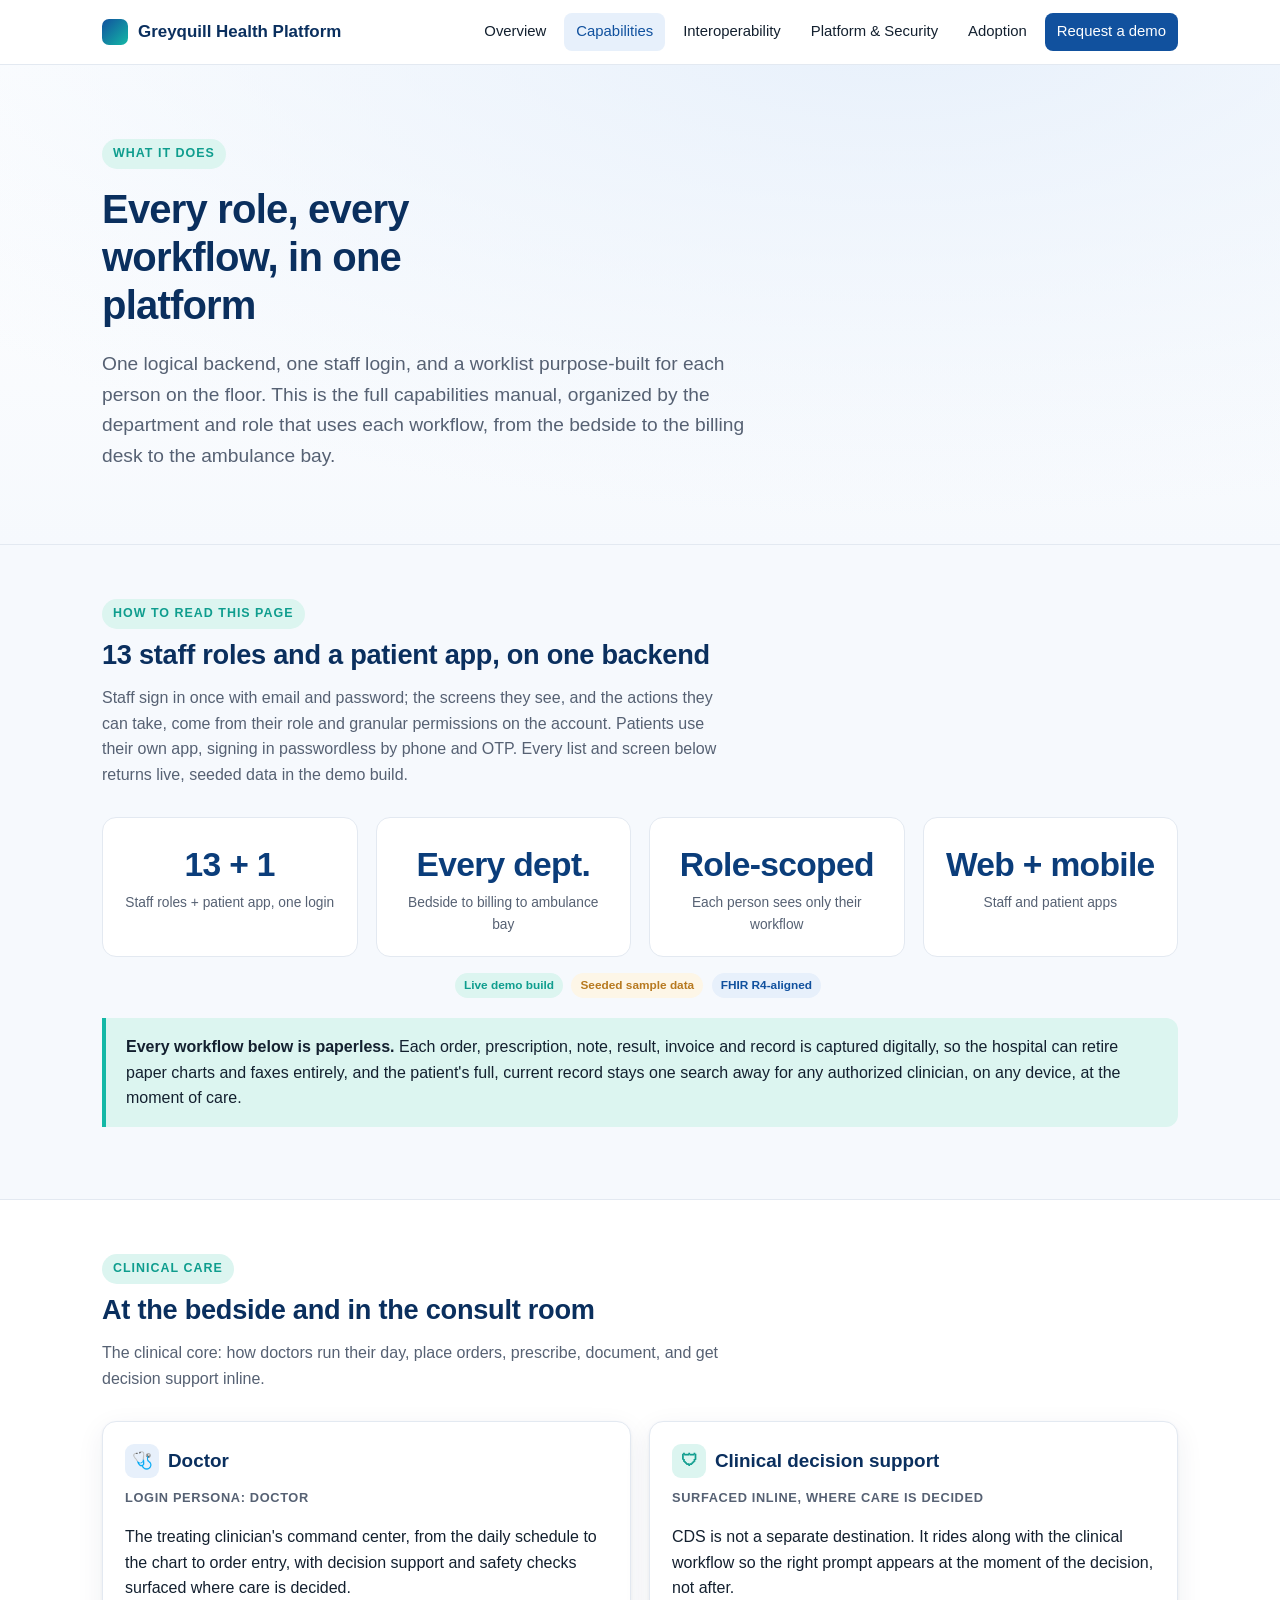
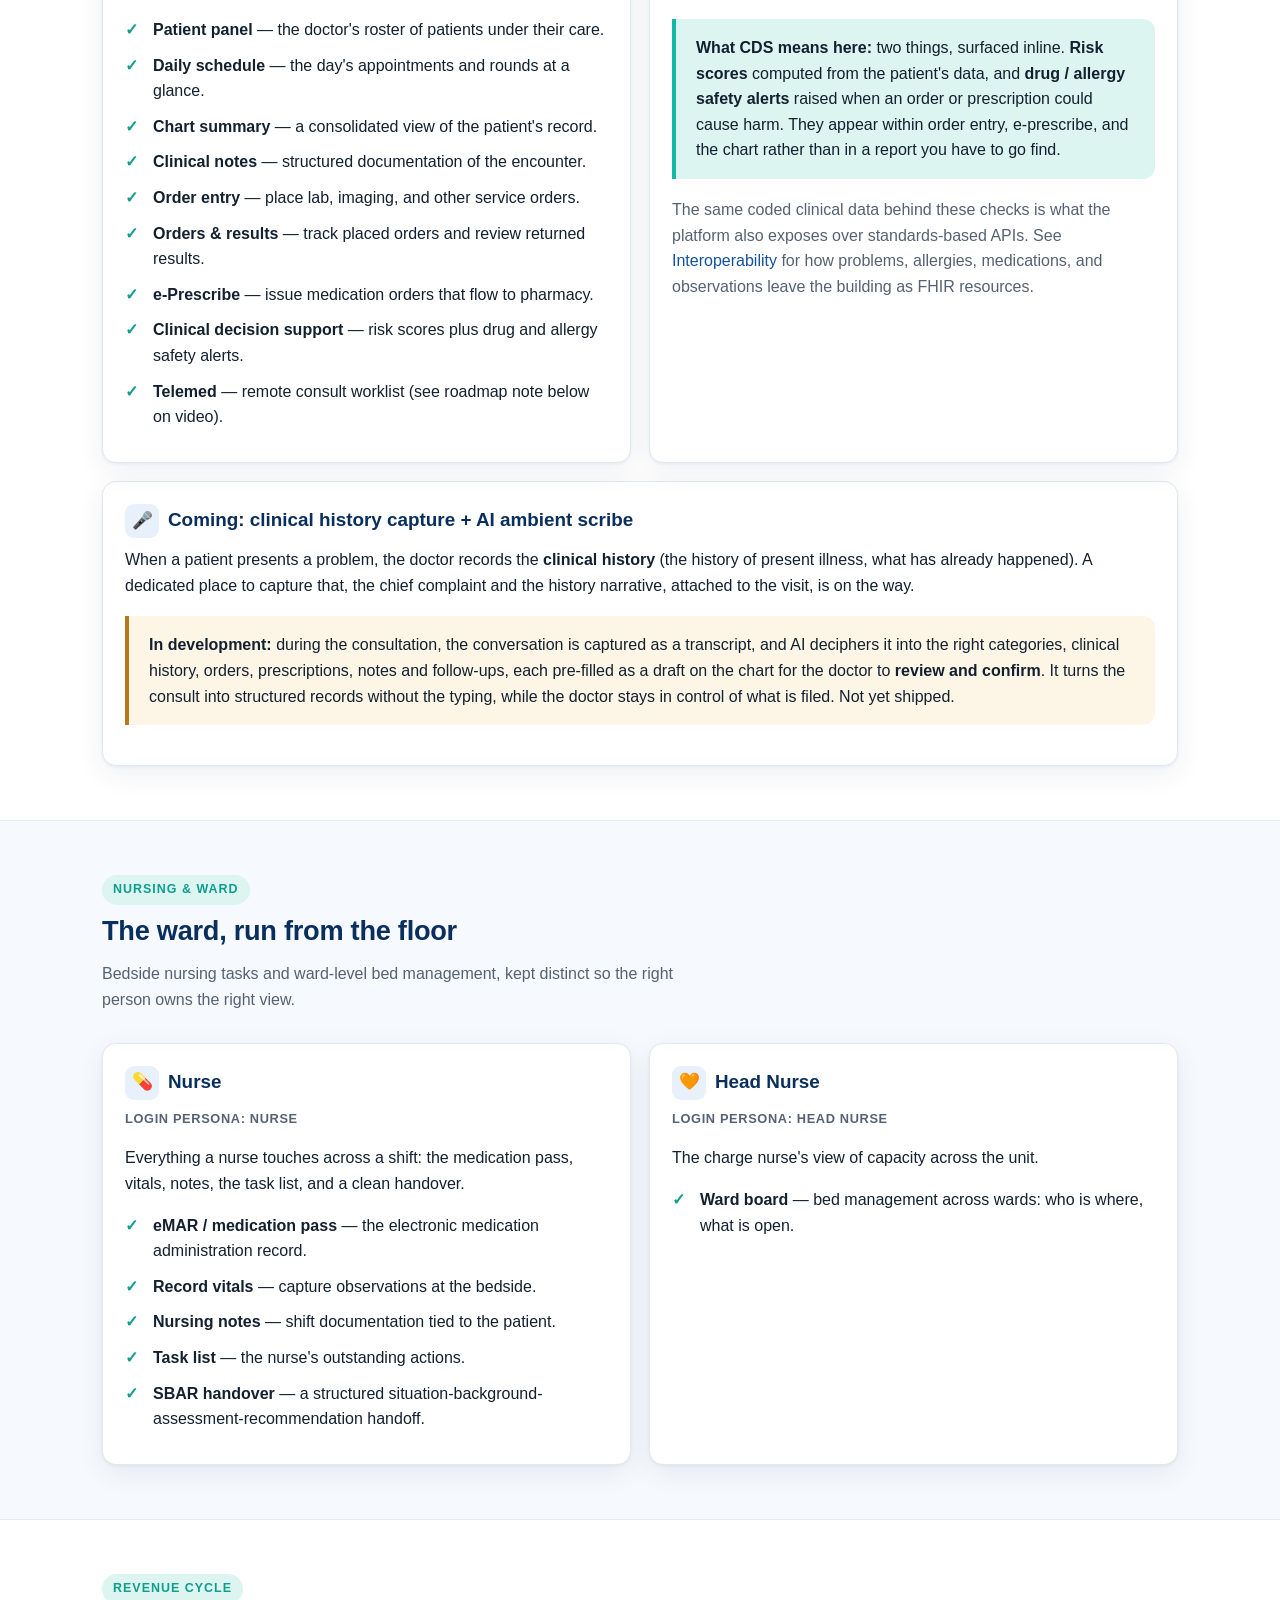
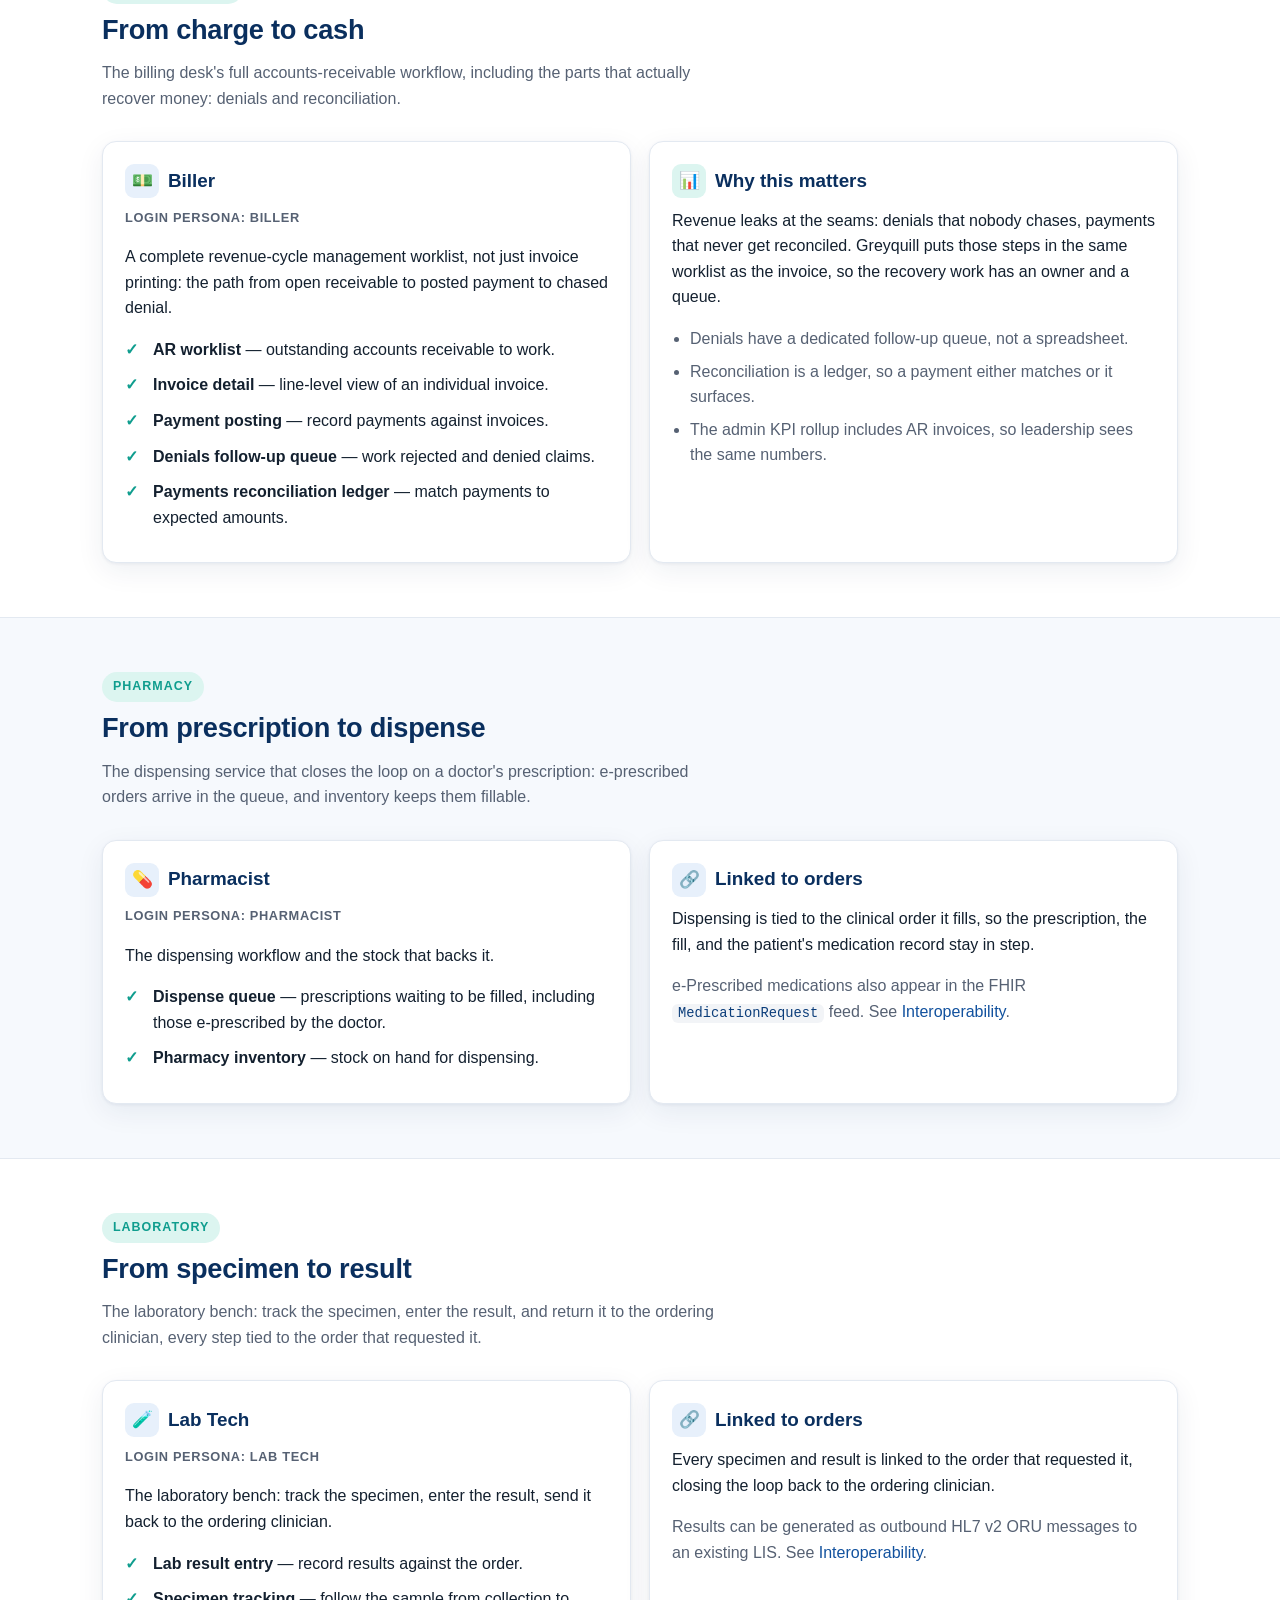
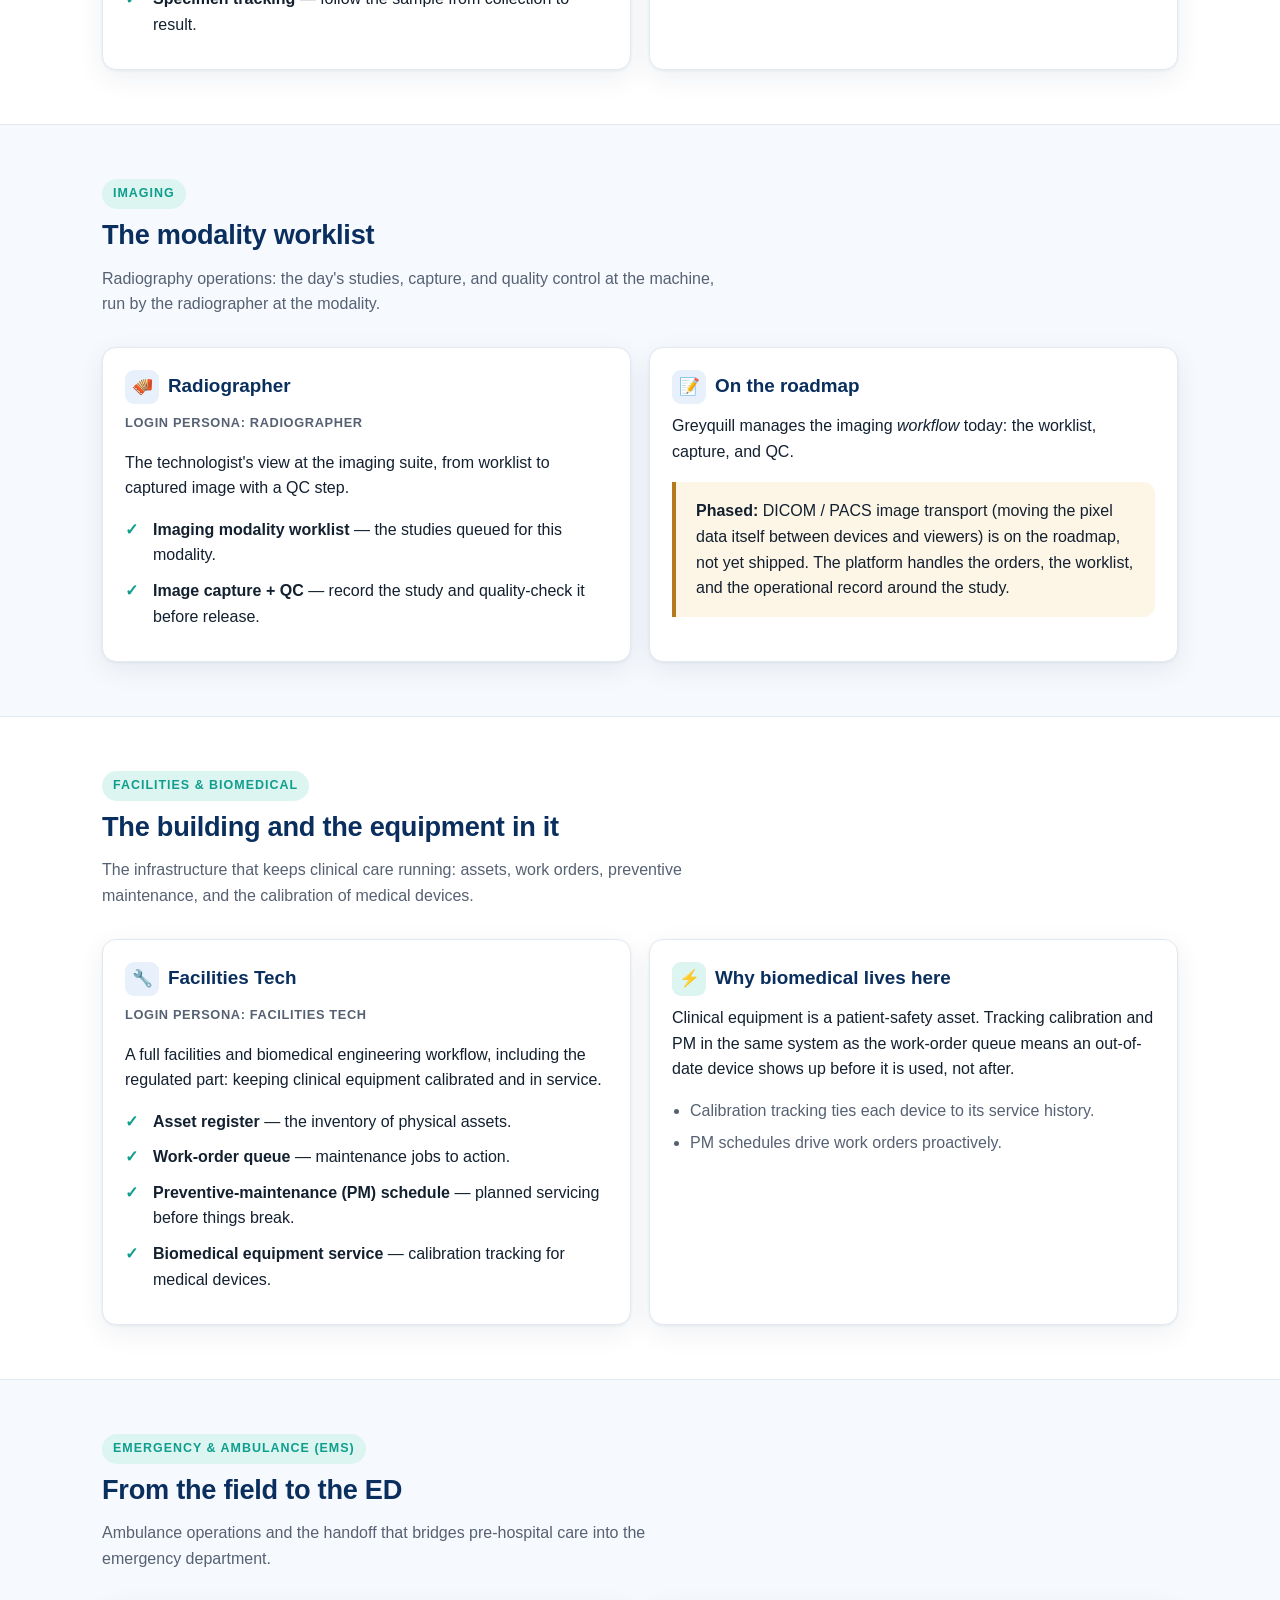
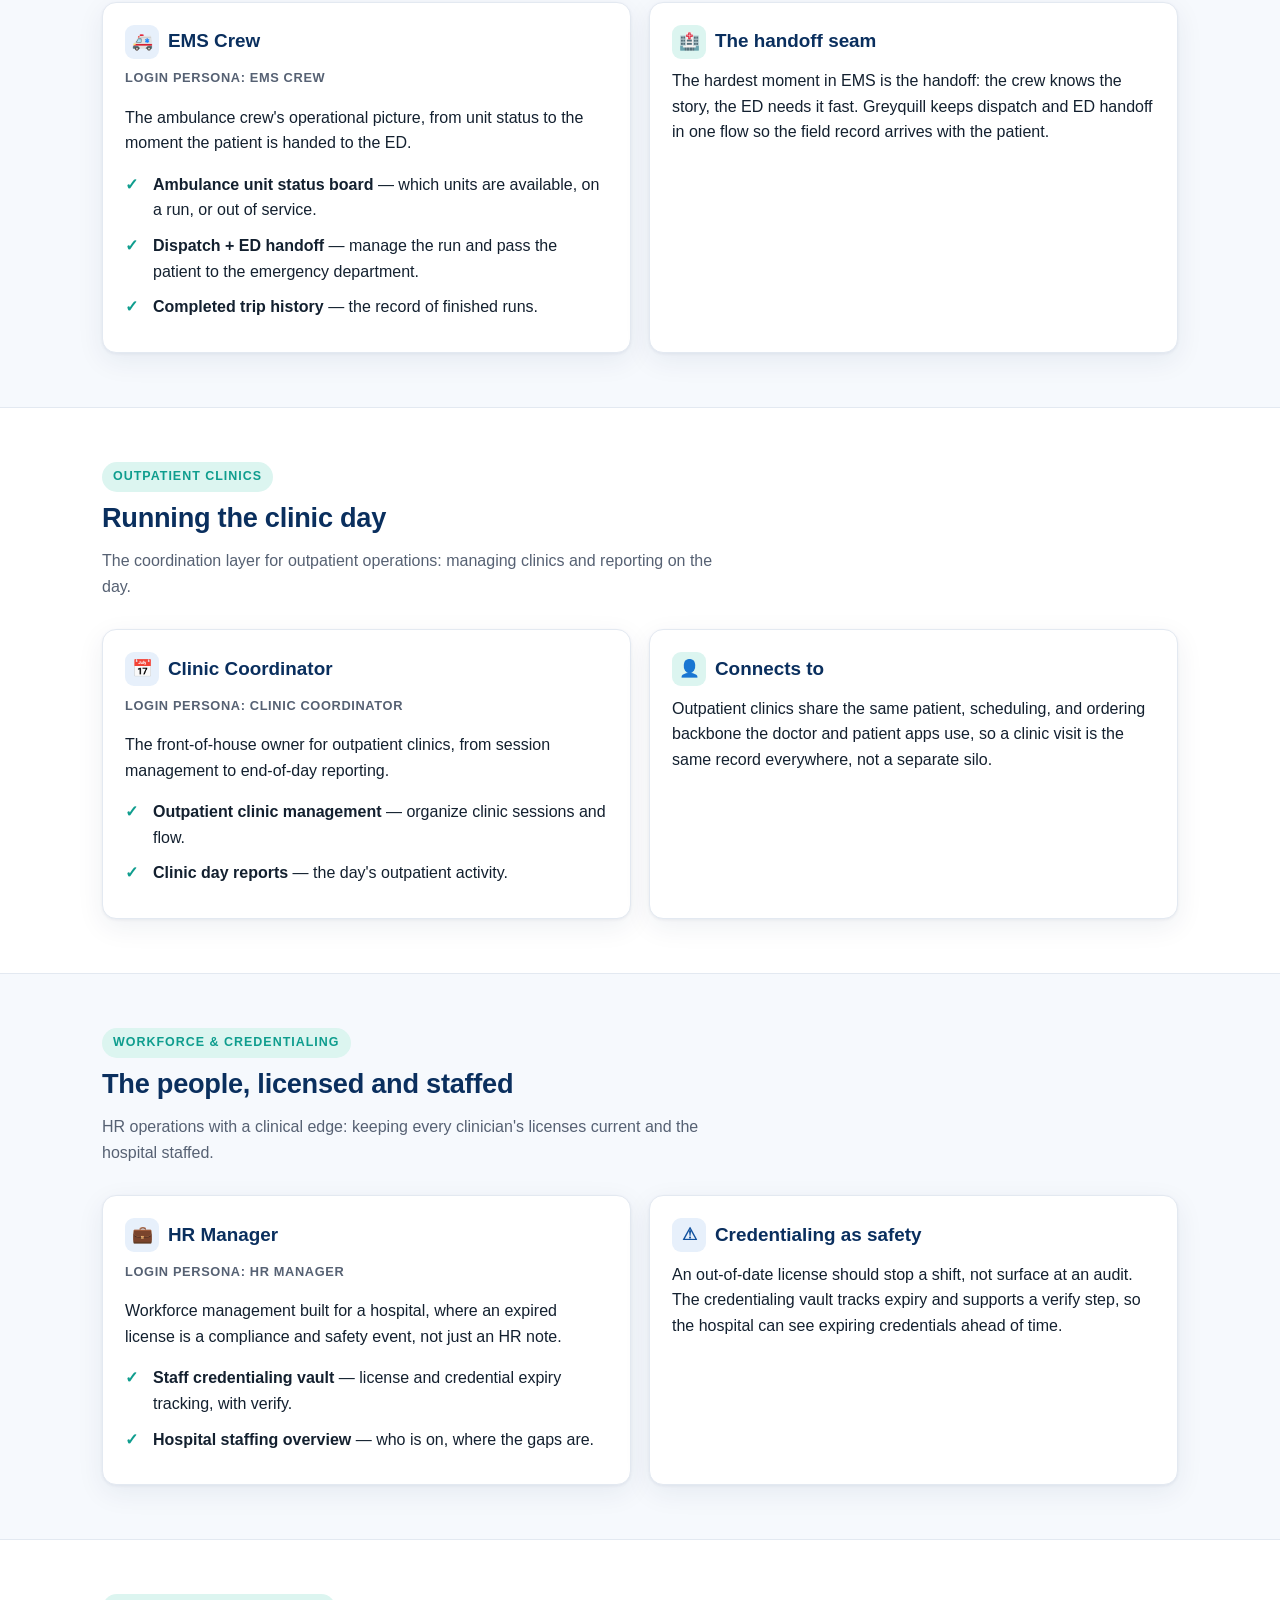
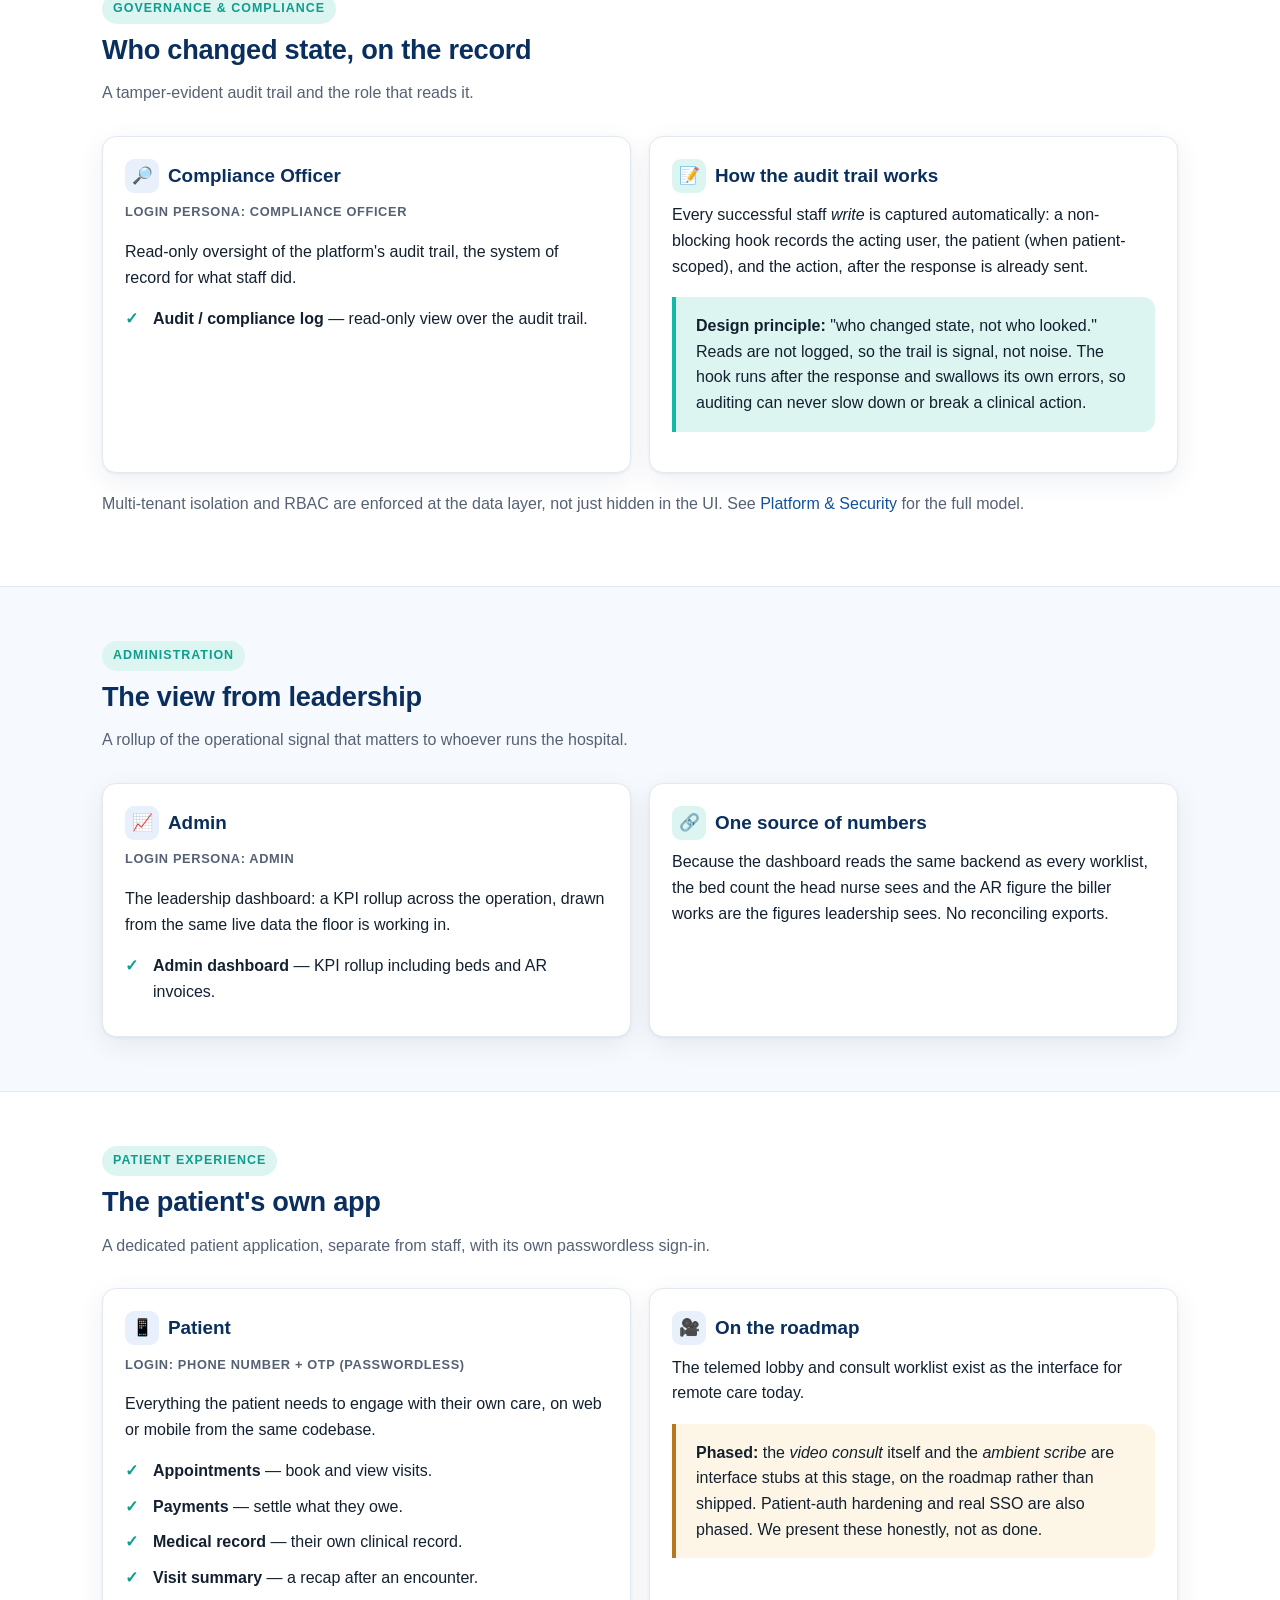
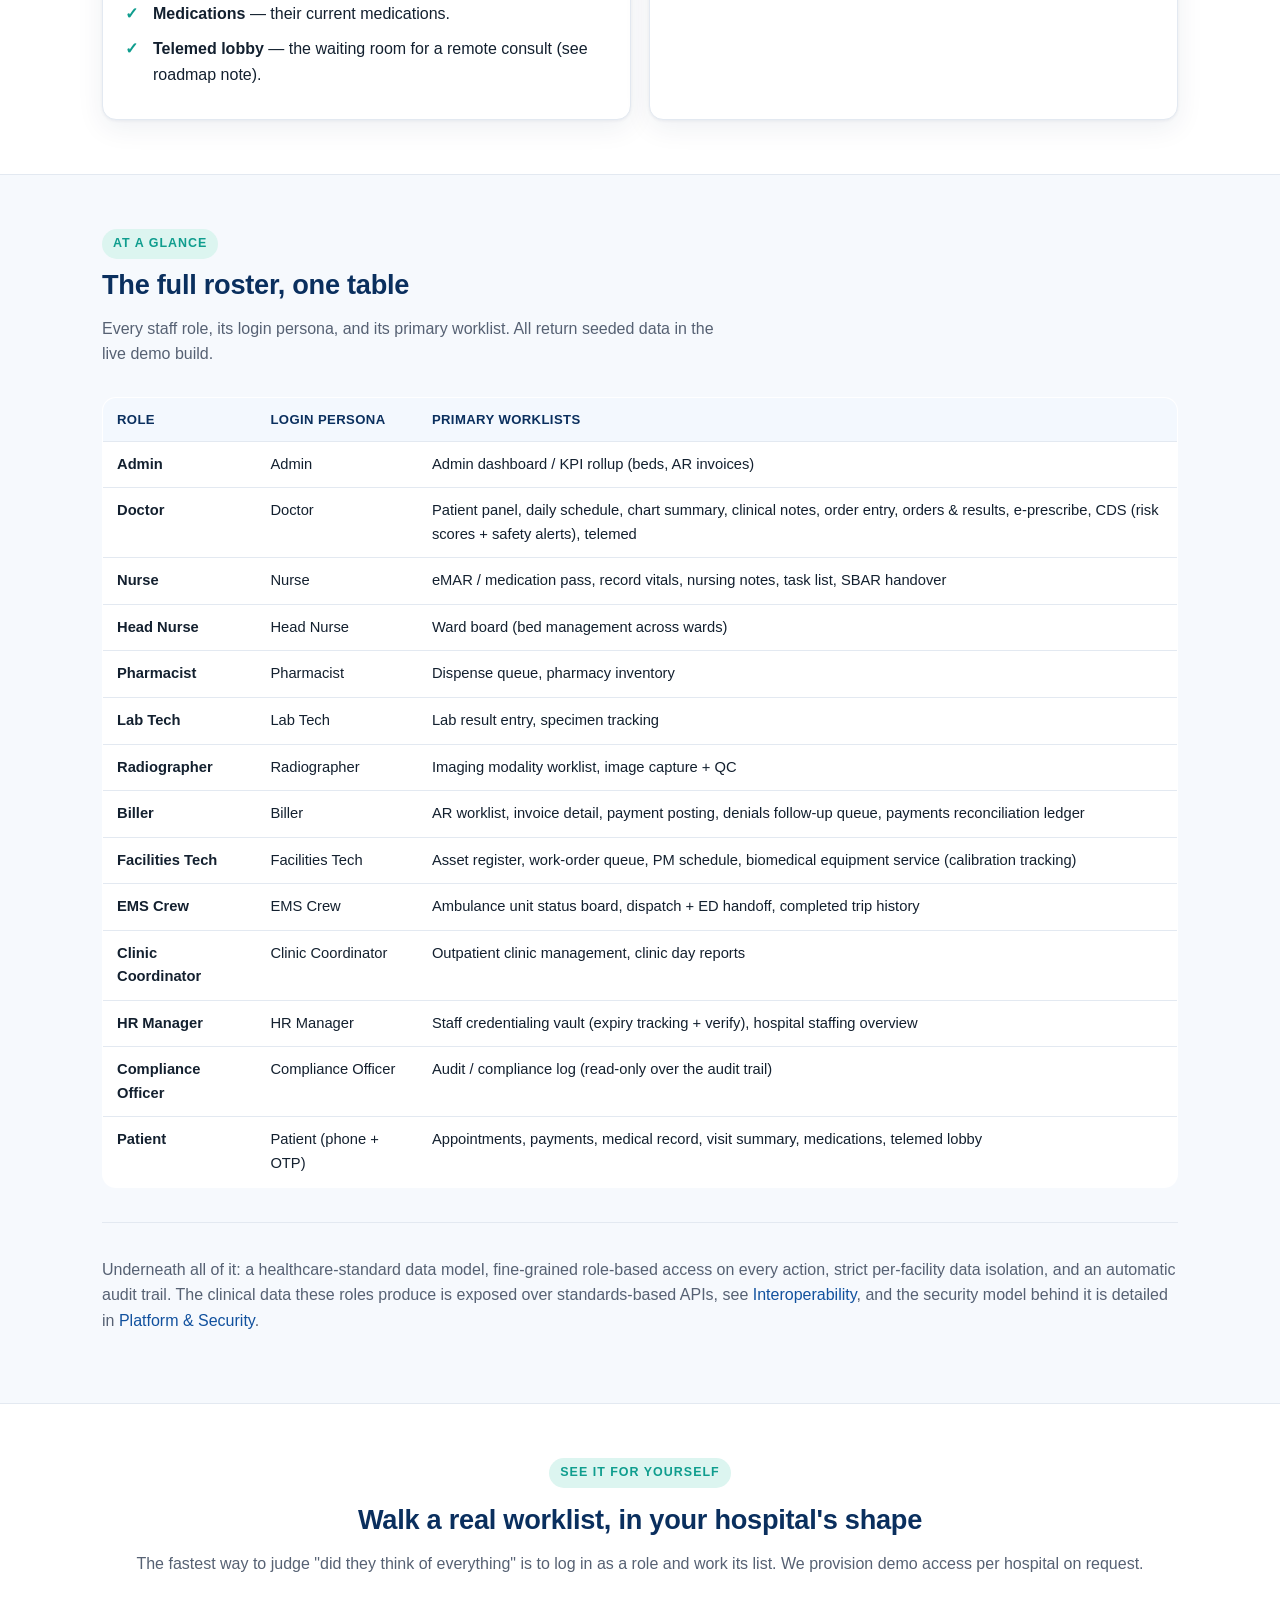
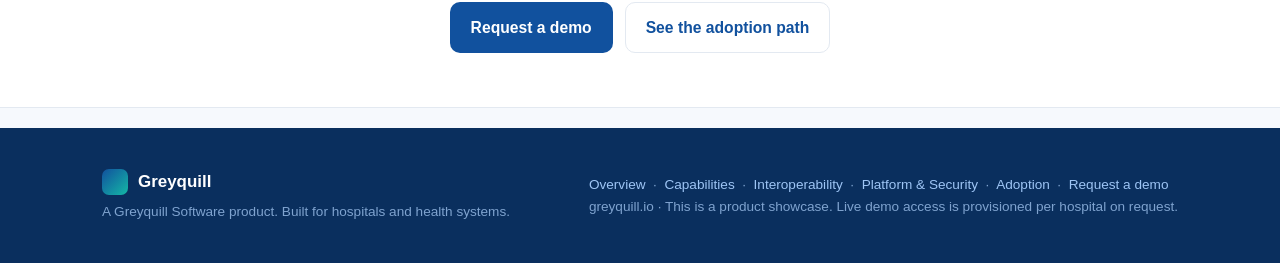
<file: features.html>
<!doctype html>
<html lang="en">
<head>
<meta charset="utf-8">
<meta name="viewport" content="width=device-width, initial-scale=1">
<title>Capabilities · Greyquill Health Platform</title>
<meta name="description" content="Greyquill Health Platform — a white-label, multi-tenant hospital operating system with FHIR R4 and HL7 v2 interoperability, role-based clinical, revenue, pharmacy, lab, imaging, facilities, EMS and compliance modules.">
<link rel="stylesheet" href="assets/style.css">
</head>
<body>
<header class="nav">
  <div class="wrap">
    <a class="brand" href="index.html"><span class="dot"></span> Greyquill Health Platform</a>
    <nav>
      <a href="index.html">Overview</a>
      <a class="active" href="features.html">Capabilities</a>
      <a href="interoperability.html">Interoperability</a>
      <a href="platform.html">Platform &amp; Security</a>
      <a href="adoption.html">Adoption</a>
      <a class="cta" href="demo.html">Request a demo</a>
    </nav>
  </div>
</header>

<main>

<section class="hero">
  <div class="wrap">
    <span class="eyebrow">What it does</span>
    <h1>Every role, every workflow, in one platform</h1>
    <p class="lead">One logical backend, one staff login, and a worklist purpose-built for each person on
    the floor. This is the full capabilities manual, organized by the department and role that uses each
    workflow, from the bedside to the billing desk to the ambulance bay.</p>
  </div>
</section>

<section>
  <div class="wrap">
    <div class="section-head">
      <span class="eyebrow">How to read this page</span>
      <h2>13 staff roles and a patient app, on one backend</h2>
      <p class="muted">Staff sign in once with email and password; the screens they see, and the actions
      they can take, come from their role and granular permissions on the account. Patients use their own
      app, signing in passwordless by phone and OTP. Every list and screen below returns live, seeded data
      in the demo build.</p>
    </div>
    <div class="grid g4">
      <div class="stat"><div class="n">13 + 1</div><div class="l">Staff roles + patient app, one login</div></div>
      <div class="stat"><div class="n">Every dept.</div><div class="l">Bedside to billing to ambulance bay</div></div>
      <div class="stat"><div class="n">Role-scoped</div><div class="l">Each person sees only their workflow</div></div>
      <div class="stat"><div class="n">Web + mobile</div><div class="l">Staff and patient apps</div></div>
    </div>
    <p class="muted center" style="margin-top:14px">
      <span class="badge t">Live demo build</span>
      <span class="badge a">Seeded sample data</span>
      <span class="badge">FHIR R4-aligned</span>
    </p>
    <div class="callout t">
      <strong>Every workflow below is paperless.</strong> Each order, prescription, note, result, invoice
      and record is captured digitally, so the hospital can retire paper charts and faxes entirely, and
      the patient's full, current record stays one search away for any authorized clinician, on any
      device, at the moment of care.
    </div>
  </div>
</section>

<!-- ============ CLINICAL CARE ============ -->
<section class="alt">
  <div class="wrap">
    <div class="section-head">
      <span class="eyebrow">Clinical care</span>
      <h2>At the bedside and in the consult room</h2>
      <p class="muted">The clinical core: how doctors run their day, place orders, prescribe, document,
      and get decision support inline.</p>
    </div>

    <div class="grid g2">
      <div class="card">
        <h3><span class="ico">&#129658;</span> Doctor</h3>
        <p class="tag">Login persona: Doctor</p>
        <p>The treating clinician's command center, from the daily schedule to the chart to order entry,
        with decision support and safety checks surfaced where care is decided.</p>
        <ul class="check">
          <li><strong>Patient panel</strong> — the doctor's roster of patients under their care.</li>
          <li><strong>Daily schedule</strong> — the day's appointments and rounds at a glance.</li>
          <li><strong>Chart summary</strong> — a consolidated view of the patient's record.</li>
          <li><strong>Clinical notes</strong> — structured documentation of the encounter.</li>
          <li><strong>Order entry</strong> — place lab, imaging, and other service orders.</li>
          <li><strong>Orders &amp; results</strong> — track placed orders and review returned results.</li>
          <li><strong>e-Prescribe</strong> — issue medication orders that flow to pharmacy.</li>
          <li><strong>Clinical decision support</strong> — risk scores plus drug and allergy safety alerts.</li>
          <li><strong>Telemed</strong> — remote consult worklist (see roadmap note below on video).</li>
        </ul>
      </div>

      <div class="card t">
        <h3><span class="ico">&#128737;</span> Clinical decision support</h3>
        <p class="tag">Surfaced inline, where care is decided</p>
        <p>CDS is not a separate destination. It rides along with the clinical workflow so the right
        prompt appears at the moment of the decision, not after.</p>
        <div class="callout t">
          <strong>What CDS means here:</strong> two things, surfaced inline. <strong>Risk scores</strong>
          computed from the patient's data, and <strong>drug / allergy safety alerts</strong> raised when an
          order or prescription could cause harm. They appear within order entry, e-prescribe, and the chart
          rather than in a report you have to go find.
        </div>
        <p class="muted" style="margin-top:14px">The same coded clinical data behind these checks is what the
        platform also exposes over standards-based APIs. See
        <a href="interoperability.html">Interoperability</a> for how problems, allergies, medications, and
        observations leave the building as FHIR resources.</p>
      </div>
    </div>

    <div class="card a" style="margin-top:18px">
      <h3><span class="ico">&#127908;</span> Coming: clinical history capture + AI ambient scribe</h3>
      <p>When a patient presents a problem, the doctor records the <strong>clinical history</strong> (the
      history of present illness, what has already happened). A dedicated place to capture that, the
      chief complaint and the history narrative, attached to the visit, is on the way.</p>
      <div class="callout a">
        <strong>In development:</strong> during the consultation, the conversation is captured as a
        transcript, and AI deciphers it into the right categories, clinical history, orders,
        prescriptions, notes and follow-ups, each pre-filled as a draft on the chart for the doctor to
        <strong>review and confirm</strong>. It turns the consult into structured records without the
        typing, while the doctor stays in control of what is filed. Not yet shipped.
      </div>
    </div>
  </div>
</section>

<!-- ============ NURSING & WARD ============ -->
<section>
  <div class="wrap">
    <div class="section-head">
      <span class="eyebrow">Nursing &amp; ward</span>
      <h2>The ward, run from the floor</h2>
      <p class="muted">Bedside nursing tasks and ward-level bed management, kept distinct so the right person
      owns the right view.</p>
    </div>

    <div class="grid g2">
      <div class="card">
        <h3><span class="ico">&#128138;</span> Nurse</h3>
        <p class="tag">Login persona: Nurse</p>
        <p>Everything a nurse touches across a shift: the medication pass, vitals, notes, the task list,
        and a clean handover.</p>
        <ul class="check">
          <li><strong>eMAR / medication pass</strong> — the electronic medication administration record.</li>
          <li><strong>Record vitals</strong> — capture observations at the bedside.</li>
          <li><strong>Nursing notes</strong> — shift documentation tied to the patient.</li>
          <li><strong>Task list</strong> — the nurse's outstanding actions.</li>
          <li><strong>SBAR handover</strong> — a structured situation-background-assessment-recommendation handoff.</li>
        </ul>
      </div>

      <div class="card">
        <h3><span class="ico">&#129505;</span> Head Nurse</h3>
        <p class="tag">Login persona: Head Nurse</p>
        <p>The charge nurse's view of capacity across the unit.</p>
        <ul class="check">
          <li><strong>Ward board</strong> — bed management across wards: who is where, what is open.</li>
        </ul>
      </div>
    </div>
  </div>
</section>

<!-- ============ REVENUE CYCLE ============ -->
<section class="alt">
  <div class="wrap">
    <div class="section-head">
      <span class="eyebrow">Revenue cycle</span>
      <h2>From charge to cash</h2>
      <p class="muted">The billing desk's full accounts-receivable workflow, including the parts that
      actually recover money: denials and reconciliation.</p>
    </div>

    <div class="grid g2">
      <div class="card">
        <h3><span class="ico">&#128181;</span> Biller</h3>
        <p class="tag">Login persona: Biller</p>
        <p>A complete revenue-cycle management worklist, not just invoice printing: the path from open
        receivable to posted payment to chased denial.</p>
        <ul class="check">
          <li><strong>AR worklist</strong> — outstanding accounts receivable to work.</li>
          <li><strong>Invoice detail</strong> — line-level view of an individual invoice.</li>
          <li><strong>Payment posting</strong> — record payments against invoices.</li>
          <li><strong>Denials follow-up queue</strong> — work rejected and denied claims.</li>
          <li><strong>Payments reconciliation ledger</strong> — match payments to expected amounts.</li>
        </ul>
      </div>

      <div class="card t">
        <h3><span class="ico">&#128202;</span> Why this matters</h3>
        <p>Revenue leaks at the seams: denials that nobody chases, payments that never get reconciled.
        Greyquill puts those steps in the same worklist as the invoice, so the recovery work has an owner
        and a queue.</p>
        <ul class="plain muted">
          <li>Denials have a dedicated follow-up queue, not a spreadsheet.</li>
          <li>Reconciliation is a ledger, so a payment either matches or it surfaces.</li>
          <li>The admin KPI rollup includes AR invoices, so leadership sees the same numbers.</li>
        </ul>
      </div>
    </div>
  </div>
</section>

<!-- ============ PHARMACY ============ -->
<section>
  <div class="wrap">
    <div class="section-head">
      <span class="eyebrow">Pharmacy</span>
      <h2>From prescription to dispense</h2>
      <p class="muted">The dispensing service that closes the loop on a doctor's prescription: e-prescribed
      orders arrive in the queue, and inventory keeps them fillable.</p>
    </div>

    <div class="grid g2">
      <div class="card">
        <h3><span class="ico">&#128138;</span> Pharmacist</h3>
        <p class="tag">Login persona: Pharmacist</p>
        <p>The dispensing workflow and the stock that backs it.</p>
        <ul class="check">
          <li><strong>Dispense queue</strong> — prescriptions waiting to be filled, including those e-prescribed by the doctor.</li>
          <li><strong>Pharmacy inventory</strong> — stock on hand for dispensing.</li>
        </ul>
      </div>

      <div class="card">
        <h3><span class="ico">&#128279;</span> Linked to orders</h3>
        <p>Dispensing is tied to the clinical order it fills, so the prescription, the fill, and the
        patient's medication record stay in step.</p>
        <p class="muted">e-Prescribed medications also appear in the FHIR <code>MedicationRequest</code>
        feed. See <a href="interoperability.html">Interoperability</a>.</p>
      </div>
    </div>
  </div>
</section>

<!-- ============ LABORATORY ============ -->
<section class="alt">
  <div class="wrap">
    <div class="section-head">
      <span class="eyebrow">Laboratory</span>
      <h2>From specimen to result</h2>
      <p class="muted">The laboratory bench: track the specimen, enter the result, and return it to the
      ordering clinician, every step tied to the order that requested it.</p>
    </div>

    <div class="grid g2">
      <div class="card">
        <h3><span class="ico">&#129514;</span> Lab Tech</h3>
        <p class="tag">Login persona: Lab Tech</p>
        <p>The laboratory bench: track the specimen, enter the result, send it back to the ordering clinician.</p>
        <ul class="check">
          <li><strong>Lab result entry</strong> — record results against the order.</li>
          <li><strong>Specimen tracking</strong> — follow the sample from collection to result.</li>
        </ul>
      </div>

      <div class="card">
        <h3><span class="ico">&#128279;</span> Linked to orders</h3>
        <p>Every specimen and result is linked to the order that requested it, closing the loop back to
        the ordering clinician.</p>
        <p class="muted">Results can be generated as outbound HL7 v2 ORU messages to an existing LIS.
        See <a href="interoperability.html">Interoperability</a>.</p>
      </div>
    </div>
  </div>
</section>

<!-- ============ IMAGING ============ -->
<section>
  <div class="wrap">
    <div class="section-head">
      <span class="eyebrow">Imaging</span>
      <h2>The modality worklist</h2>
      <p class="muted">Radiography operations: the day's studies, capture, and quality control at the machine, run by the radiographer at the modality.</p>
    </div>

    <div class="grid g2">
      <div class="card">
        <h3><span class="ico">&#129687;</span> Radiographer</h3>
        <p class="tag">Login persona: Radiographer</p>
        <p>The technologist's view at the imaging suite, from worklist to captured image with a QC step.</p>
        <ul class="check">
          <li><strong>Imaging modality worklist</strong> — the studies queued for this modality.</li>
          <li><strong>Image capture + QC</strong> — record the study and quality-check it before release.</li>
        </ul>
      </div>

      <div class="card a">
        <h3><span class="ico">&#128221;</span> On the roadmap</h3>
        <p>Greyquill manages the imaging <em>workflow</em> today: the worklist, capture, and QC.</p>
        <div class="callout a">
          <strong>Phased:</strong> DICOM / PACS image transport (moving the pixel data itself between
          devices and viewers) is on the roadmap, not yet shipped. The platform handles the orders, the
          worklist, and the operational record around the study.
        </div>
      </div>
    </div>
  </div>
</section>

<!-- ============ FACILITIES & BIOMEDICAL ============ -->
<section class="alt">
  <div class="wrap">
    <div class="section-head">
      <span class="eyebrow">Facilities &amp; biomedical</span>
      <h2>The building and the equipment in it</h2>
      <p class="muted">The infrastructure that keeps clinical care running: assets, work orders, preventive
      maintenance, and the calibration of medical devices.</p>
    </div>

    <div class="grid g2">
      <div class="card">
        <h3><span class="ico">&#128295;</span> Facilities Tech</h3>
        <p class="tag">Login persona: Facilities Tech</p>
        <p>A full facilities and biomedical engineering workflow, including the regulated part: keeping
        clinical equipment calibrated and in service.</p>
        <ul class="check">
          <li><strong>Asset register</strong> — the inventory of physical assets.</li>
          <li><strong>Work-order queue</strong> — maintenance jobs to action.</li>
          <li><strong>Preventive-maintenance (PM) schedule</strong> — planned servicing before things break.</li>
          <li><strong>Biomedical equipment service</strong> — calibration tracking for medical devices.</li>
        </ul>
      </div>

      <div class="card t">
        <h3><span class="ico">&#9889;</span> Why biomedical lives here</h3>
        <p>Clinical equipment is a patient-safety asset. Tracking calibration and PM in the same system as
        the work-order queue means an out-of-date device shows up before it is used, not after.</p>
        <ul class="plain muted">
          <li>Calibration tracking ties each device to its service history.</li>
          <li>PM schedules drive work orders proactively.</li>
        </ul>
      </div>
    </div>
  </div>
</section>

<!-- ============ EMS ============ -->
<section>
  <div class="wrap">
    <div class="section-head">
      <span class="eyebrow">Emergency &amp; ambulance (EMS)</span>
      <h2>From the field to the ED</h2>
      <p class="muted">Ambulance operations and the handoff that bridges pre-hospital care into the
      emergency department.</p>
    </div>

    <div class="grid g2">
      <div class="card">
        <h3><span class="ico">&#128657;</span> EMS Crew</h3>
        <p class="tag">Login persona: EMS Crew</p>
        <p>The ambulance crew's operational picture, from unit status to the moment the patient is handed to
        the ED.</p>
        <ul class="check">
          <li><strong>Ambulance unit status board</strong> — which units are available, on a run, or out of service.</li>
          <li><strong>Dispatch + ED handoff</strong> — manage the run and pass the patient to the emergency department.</li>
          <li><strong>Completed trip history</strong> — the record of finished runs.</li>
        </ul>
      </div>

      <div class="card t">
        <h3><span class="ico">&#127973;</span> The handoff seam</h3>
        <p>The hardest moment in EMS is the handoff: the crew knows the story, the ED needs it fast. Greyquill
        keeps dispatch and ED handoff in one flow so the field record arrives with the patient.</p>
      </div>
    </div>
  </div>
</section>

<!-- ============ OUTPATIENT CLINICS ============ -->
<section class="alt">
  <div class="wrap">
    <div class="section-head">
      <span class="eyebrow">Outpatient clinics</span>
      <h2>Running the clinic day</h2>
      <p class="muted">The coordination layer for outpatient operations: managing clinics and reporting on
      the day.</p>
    </div>

    <div class="grid g2">
      <div class="card">
        <h3><span class="ico">&#128197;</span> Clinic Coordinator</h3>
        <p class="tag">Login persona: Clinic Coordinator</p>
        <p>The front-of-house owner for outpatient clinics, from session management to end-of-day reporting.</p>
        <ul class="check">
          <li><strong>Outpatient clinic management</strong> — organize clinic sessions and flow.</li>
          <li><strong>Clinic day reports</strong> — the day's outpatient activity.</li>
        </ul>
      </div>

      <div class="card t">
        <h3><span class="ico">&#128100;</span> Connects to</h3>
        <p>Outpatient clinics share the same patient, scheduling, and ordering backbone the doctor and patient
        apps use, so a clinic visit is the same record everywhere, not a separate silo.</p>
      </div>
    </div>
  </div>
</section>

<!-- ============ WORKFORCE & CREDENTIALING ============ -->
<section>
  <div class="wrap">
    <div class="section-head">
      <span class="eyebrow">Workforce &amp; credentialing</span>
      <h2>The people, licensed and staffed</h2>
      <p class="muted">HR operations with a clinical edge: keeping every clinician's licenses current and the
      hospital staffed.</p>
    </div>

    <div class="grid g2">
      <div class="card">
        <h3><span class="ico">&#128188;</span> HR Manager</h3>
        <p class="tag">Login persona: HR Manager</p>
        <p>Workforce management built for a hospital, where an expired license is a compliance and safety
        event, not just an HR note.</p>
        <ul class="check">
          <li><strong>Staff credentialing vault</strong> — license and credential expiry tracking, with verify.</li>
          <li><strong>Hospital staffing overview</strong> — who is on, where the gaps are.</li>
        </ul>
      </div>

      <div class="card a">
        <h3><span class="ico">&#9888;</span> Credentialing as safety</h3>
        <p>An out-of-date license should stop a shift, not surface at an audit. The credentialing vault tracks
        expiry and supports a verify step, so the hospital can see expiring credentials ahead of time.</p>
      </div>
    </div>
  </div>
</section>

<!-- ============ GOVERNANCE & COMPLIANCE ============ -->
<section class="alt">
  <div class="wrap">
    <div class="section-head">
      <span class="eyebrow">Governance &amp; compliance</span>
      <h2>Who changed state, on the record</h2>
      <p class="muted">A tamper-evident audit trail and the role that reads it.</p>
    </div>

    <div class="grid g2">
      <div class="card">
        <h3><span class="ico">&#128270;</span> Compliance Officer</h3>
        <p class="tag">Login persona: Compliance Officer</p>
        <p>Read-only oversight of the platform's audit trail, the system of record for what staff did.</p>
        <ul class="check">
          <li><strong>Audit / compliance log</strong> — read-only view over the audit trail.</li>
        </ul>
      </div>

      <div class="card t">
        <h3><span class="ico">&#128221;</span> How the audit trail works</h3>
        <p>Every successful staff <em>write</em> is captured automatically: a non-blocking hook records the
        acting user, the patient (when patient-scoped), and the action, after the response is already sent.</p>
        <div class="callout t">
          <strong>Design principle:</strong> "who changed state, not who looked." Reads are not logged, so the
          trail is signal, not noise. The hook runs after the response and swallows its own errors, so auditing
          can never slow down or break a clinical action.
        </div>
      </div>
    </div>
    <p class="muted" style="margin-top:18px">Multi-tenant isolation and RBAC are enforced at the data layer,
    not just hidden in the UI. See <a href="platform.html">Platform &amp; Security</a> for the full model.</p>
  </div>
</section>

<!-- ============ ADMINISTRATION ============ -->
<section>
  <div class="wrap">
    <div class="section-head">
      <span class="eyebrow">Administration</span>
      <h2>The view from leadership</h2>
      <p class="muted">A rollup of the operational signal that matters to whoever runs the hospital.</p>
    </div>

    <div class="grid g2">
      <div class="card">
        <h3><span class="ico">&#128200;</span> Admin</h3>
        <p class="tag">Login persona: Admin</p>
        <p>The leadership dashboard: a KPI rollup across the operation, drawn from the same live data the
        floor is working in.</p>
        <ul class="check">
          <li><strong>Admin dashboard</strong> — KPI rollup including beds and AR invoices.</li>
        </ul>
      </div>

      <div class="card t">
        <h3><span class="ico">&#128279;</span> One source of numbers</h3>
        <p>Because the dashboard reads the same backend as every worklist, the bed count the head nurse sees and
        the AR figure the biller works are the figures leadership sees. No reconciling exports.</p>
      </div>
    </div>
  </div>
</section>

<!-- ============ PATIENT EXPERIENCE ============ -->
<section class="alt">
  <div class="wrap">
    <div class="section-head">
      <span class="eyebrow">Patient experience</span>
      <h2>The patient's own app</h2>
      <p class="muted">A dedicated patient application, separate from staff, with its own passwordless sign-in.</p>
    </div>

    <div class="grid g2">
      <div class="card">
        <h3><span class="ico">&#128241;</span> Patient</h3>
        <p class="tag">Login: phone number + OTP (passwordless)</p>
        <p>Everything the patient needs to engage with their own care, on web or mobile from the same codebase.</p>
        <ul class="check">
          <li><strong>Appointments</strong> — book and view visits.</li>
          <li><strong>Payments</strong> — settle what they owe.</li>
          <li><strong>Medical record</strong> — their own clinical record.</li>
          <li><strong>Visit summary</strong> — a recap after an encounter.</li>
          <li><strong>Medications</strong> — their current medications.</li>
          <li><strong>Telemed lobby</strong> — the waiting room for a remote consult (see roadmap note).</li>
        </ul>
      </div>

      <div class="card a">
        <h3><span class="ico">&#127909;</span> On the roadmap</h3>
        <p>The telemed lobby and consult worklist exist as the interface for remote care today.</p>
        <div class="callout a">
          <strong>Phased:</strong> the <em>video consult</em> itself and the <em>ambient scribe</em> are interface
          stubs at this stage, on the roadmap rather than shipped. Patient-auth hardening and real SSO are also
          phased. We present these honestly, not as done.
        </div>
      </div>
    </div>
  </div>
</section>

<!-- ============ AT A GLANCE ============ -->
<section>
  <div class="wrap">
    <div class="section-head">
      <span class="eyebrow">At a glance</span>
      <h2>The full roster, one table</h2>
      <p class="muted">Every staff role, its login persona, and its primary worklist. All return seeded data
      in the live demo build.</p>
    </div>
    <table>
      <thead>
        <tr><th>Role</th><th>Login persona</th><th>Primary worklists</th></tr>
      </thead>
      <tbody>
        <tr><td><strong>Admin</strong></td><td>Admin</td><td>Admin dashboard / KPI rollup (beds, AR invoices)</td></tr>
        <tr><td><strong>Doctor</strong></td><td>Doctor</td><td>Patient panel, daily schedule, chart summary, clinical notes, order entry, orders &amp; results, e-prescribe, CDS (risk scores + safety alerts), telemed</td></tr>
        <tr><td><strong>Nurse</strong></td><td>Nurse</td><td>eMAR / medication pass, record vitals, nursing notes, task list, SBAR handover</td></tr>
        <tr><td><strong>Head Nurse</strong></td><td>Head Nurse</td><td>Ward board (bed management across wards)</td></tr>
        <tr><td><strong>Pharmacist</strong></td><td>Pharmacist</td><td>Dispense queue, pharmacy inventory</td></tr>
        <tr><td><strong>Lab Tech</strong></td><td>Lab Tech</td><td>Lab result entry, specimen tracking</td></tr>
        <tr><td><strong>Radiographer</strong></td><td>Radiographer</td><td>Imaging modality worklist, image capture + QC</td></tr>
        <tr><td><strong>Biller</strong></td><td>Biller</td><td>AR worklist, invoice detail, payment posting, denials follow-up queue, payments reconciliation ledger</td></tr>
        <tr><td><strong>Facilities Tech</strong></td><td>Facilities Tech</td><td>Asset register, work-order queue, PM schedule, biomedical equipment service (calibration tracking)</td></tr>
        <tr><td><strong>EMS Crew</strong></td><td>EMS Crew</td><td>Ambulance unit status board, dispatch + ED handoff, completed trip history</td></tr>
        <tr><td><strong>Clinic Coordinator</strong></td><td>Clinic Coordinator</td><td>Outpatient clinic management, clinic day reports</td></tr>
        <tr><td><strong>HR Manager</strong></td><td>HR Manager</td><td>Staff credentialing vault (expiry tracking + verify), hospital staffing overview</td></tr>
        <tr><td><strong>Compliance Officer</strong></td><td>Compliance Officer</td><td>Audit / compliance log (read-only over the audit trail)</td></tr>
        <tr><td><strong>Patient</strong></td><td>Patient (phone + OTP)</td><td>Appointments, payments, medical record, visit summary, medications, telemed lobby</td></tr>
      </tbody>
    </table>
    <hr class="soft">
    <p class="muted">Underneath all of it: a healthcare-standard data model, fine-grained role-based access
    on every action, strict per-facility data isolation, and an automatic audit trail. The clinical data these roles produce
    is exposed over standards-based APIs, see <a href="interoperability.html">Interoperability</a>, and the
    security model behind it is detailed in <a href="platform.html">Platform &amp; Security</a>.</p>
  </div>
</section>

<!-- ============ CTA ============ -->
<section class="alt">
  <div class="wrap center">
    <span class="eyebrow">See it for yourself</span>
    <h2>Walk a real worklist, in your hospital's shape</h2>
    <p class="lead muted" style="margin:0 auto">The fastest way to judge "did they think of everything" is to
    log in as a role and work its list. We provision demo access per hospital on request.</p>
    <div class="btn-row" style="justify-content:center">
      <a class="btn btn-primary" href="demo.html">Request a demo</a>
      <a class="btn btn-ghost" href="adoption.html">See the adoption path</a>
    </div>
  </div>
</section>

</main>

<footer>
  <div class="wrap">
    <div>
      <div class="brand" style="margin-bottom:6px"><span class="dot"></span> Greyquill</div>
      <div class="fnote">A Greyquill Software product. Built for hospitals and health systems.</div>
    </div>
    <div class="fnote">
      <a href="index.html">Overview</a> &nbsp;·&nbsp;
      <a href="features.html">Capabilities</a> &nbsp;·&nbsp;
      <a href="interoperability.html">Interoperability</a> &nbsp;·&nbsp;
      <a href="platform.html">Platform &amp; Security</a> &nbsp;·&nbsp;
      <a href="adoption.html">Adoption</a> &nbsp;·&nbsp;
      <a href="demo.html">Request a demo</a><br>
      greyquill.io · This is a product showcase. Live demo access is provisioned per hospital on request.
    </div>
  </div>
</footer>
</body>
</html>
</file>
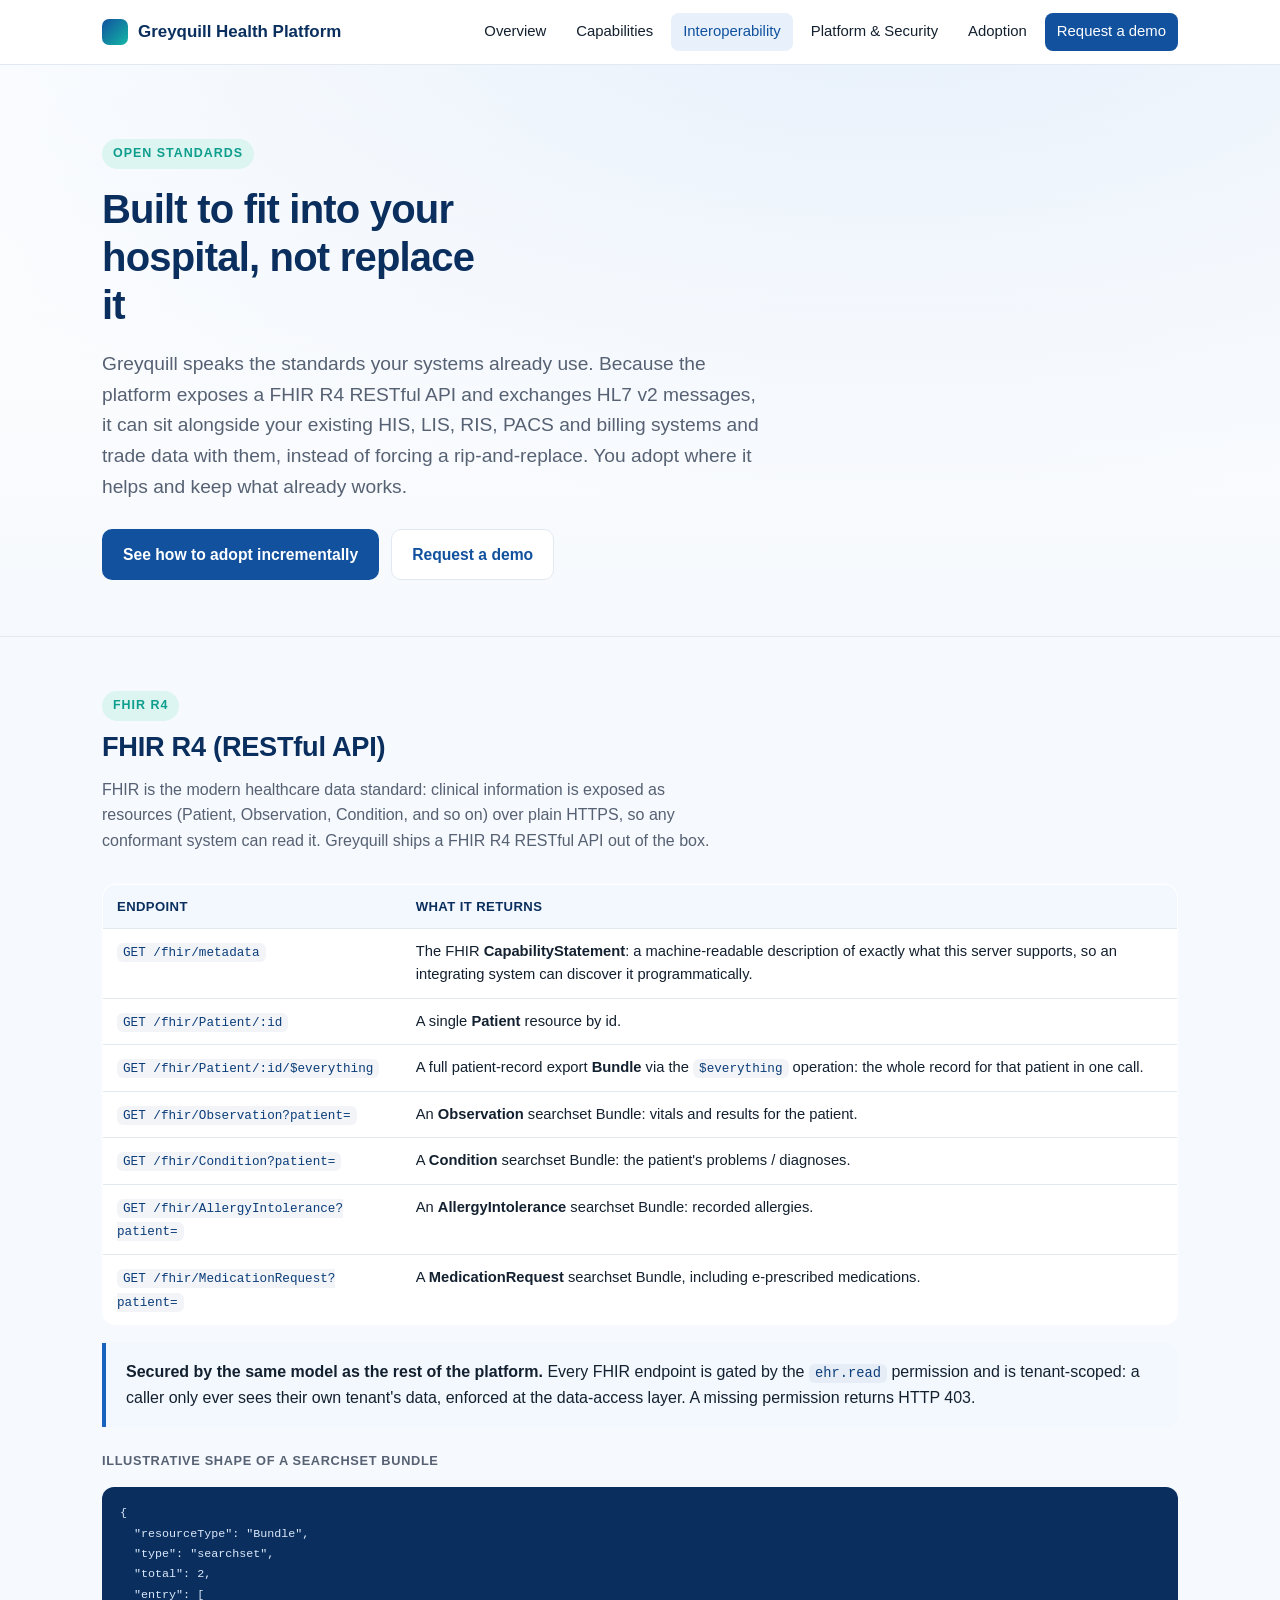
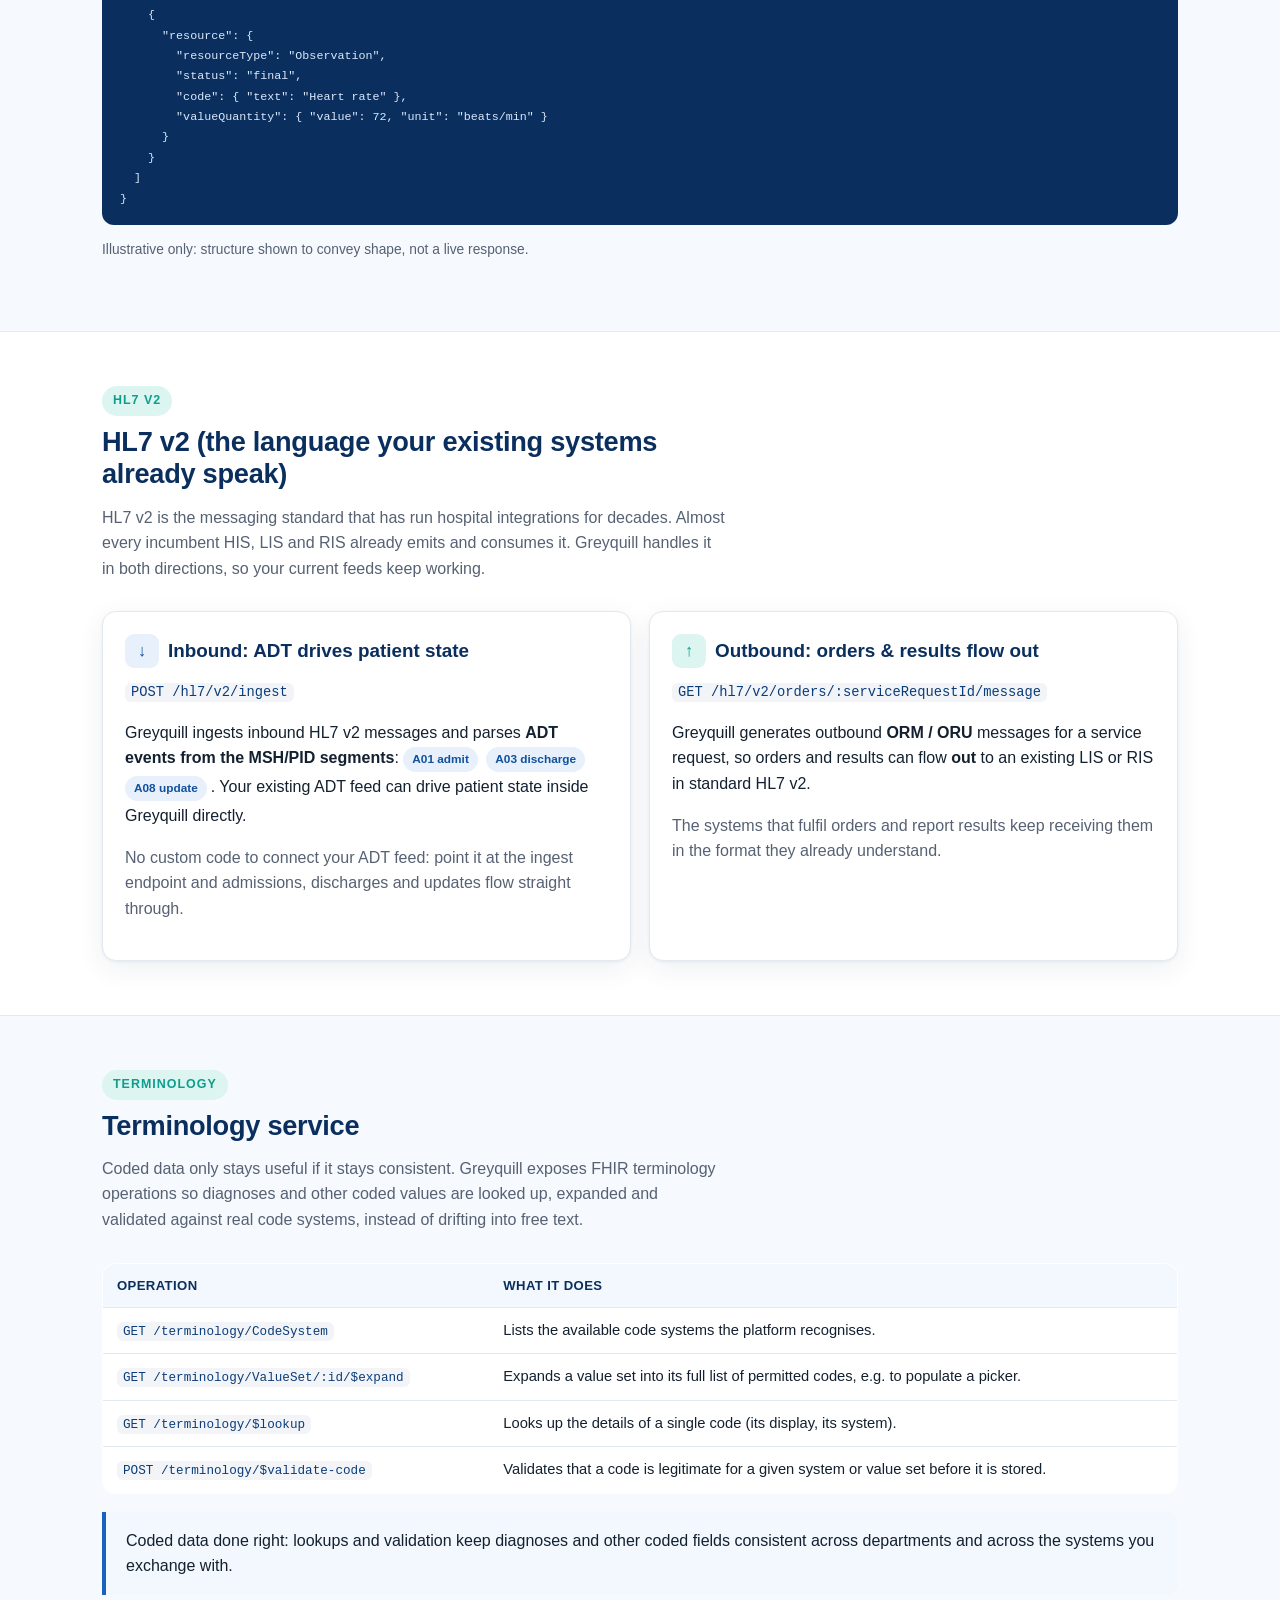
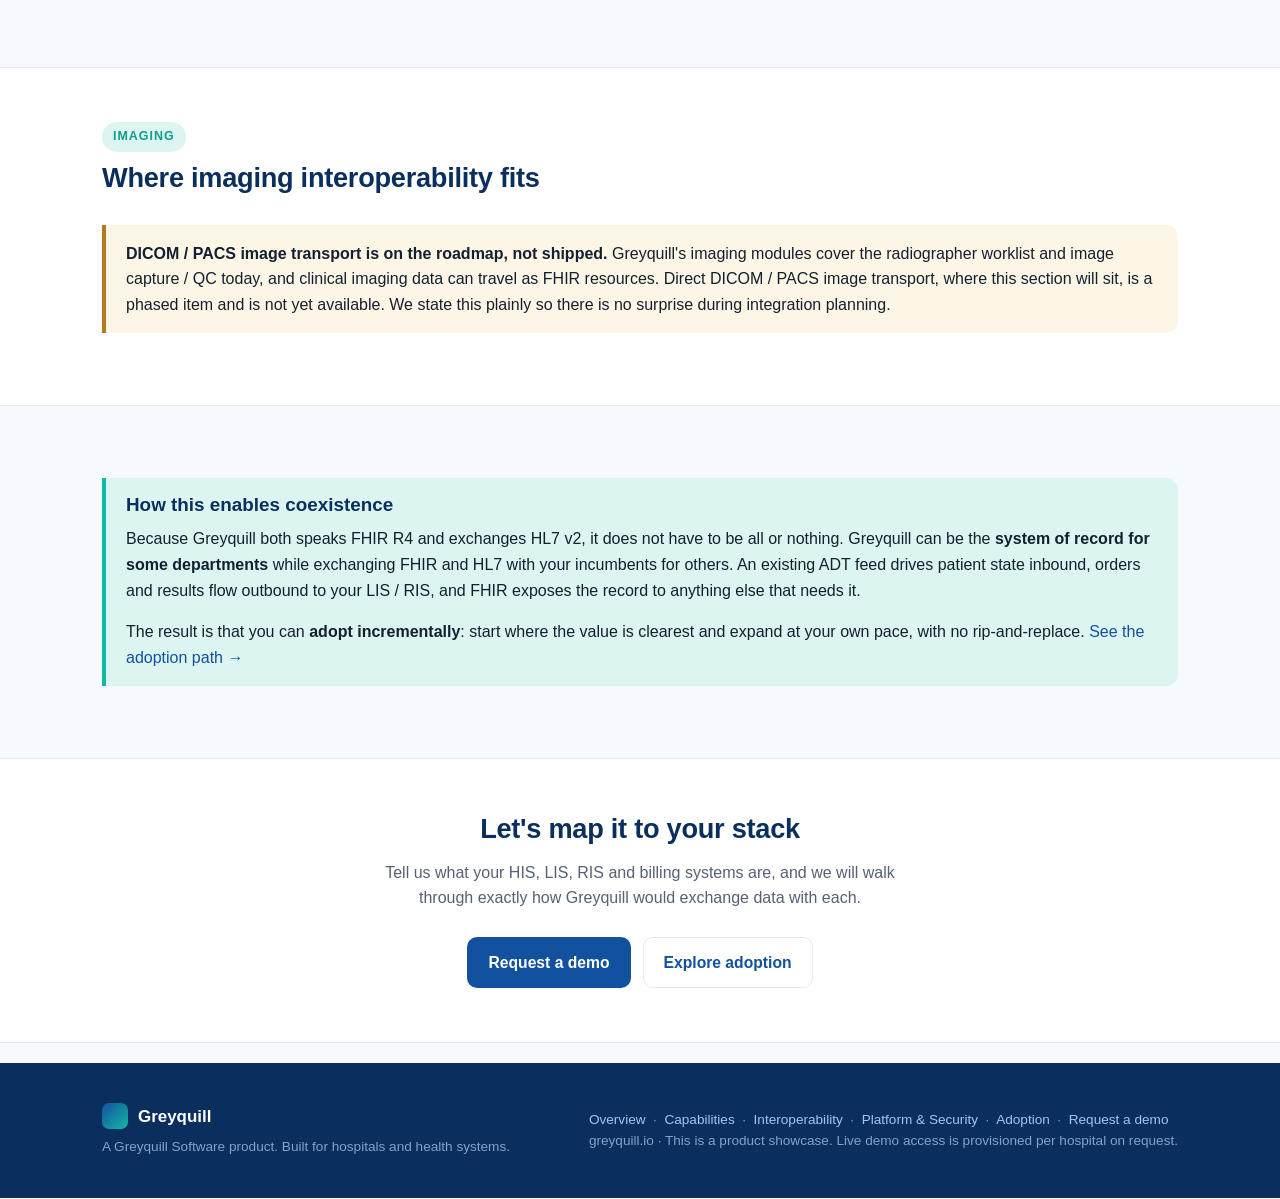
<file: interoperability.html>
<!doctype html>
<html lang="en">
<head>
<meta charset="utf-8">
<meta name="viewport" content="width=device-width, initial-scale=1">
<title>Interoperability · Greyquill Health Platform</title>
<meta name="description" content="Greyquill Health Platform — a white-label, multi-tenant hospital operating system with FHIR R4 and HL7 v2 interoperability, role-based clinical, revenue, pharmacy, lab, imaging, facilities, EMS and compliance modules.">
<link rel="stylesheet" href="assets/style.css">
</head>
<body>
<header class="nav">
  <div class="wrap">
    <a class="brand" href="index.html"><span class="dot"></span> Greyquill Health Platform</a>
    <nav>
      <a href="index.html">Overview</a>
      <a href="features.html">Capabilities</a>
      <a class="active" href="interoperability.html">Interoperability</a>
      <a href="platform.html">Platform &amp; Security</a>
      <a href="adoption.html">Adoption</a>
      <a class="cta" href="demo.html">Request a demo</a>
    </nav>
  </div>
</header>

<main>

<section class="hero">
  <div class="wrap">
    <span class="eyebrow">Open standards</span>
    <h1>Built to fit into your hospital, not replace it</h1>
    <p class="lead">Greyquill speaks the standards your systems already use. Because the platform
      exposes a FHIR R4 RESTful API and exchanges HL7 v2 messages, it can sit alongside your existing
      HIS, LIS, RIS, PACS and billing systems and trade data with them, instead of forcing a
      rip-and-replace. You adopt where it helps and keep what already works.</p>
    <div class="btn-row">
      <a class="btn btn-primary" href="adoption.html">See how to adopt incrementally</a>
      <a class="btn btn-ghost" href="demo.html">Request a demo</a>
    </div>
  </div>
</section>

<section>
  <div class="wrap">
    <div class="section-head">
      <span class="eyebrow">FHIR R4</span>
      <h2>FHIR R4 (RESTful API)</h2>
      <p class="muted">FHIR is the modern healthcare data standard: clinical information is exposed
        as resources (Patient, Observation, Condition, and so on) over plain HTTPS, so any
        conformant system can read it. Greyquill ships a FHIR R4 RESTful API out of the box.</p>
    </div>

    <table>
      <thead>
        <tr><th>Endpoint</th><th>What it returns</th></tr>
      </thead>
      <tbody>
        <tr>
          <td><code>GET /fhir/metadata</code></td>
          <td>The FHIR <strong>CapabilityStatement</strong>: a machine-readable description of exactly what this server supports, so an integrating system can discover it programmatically.</td>
        </tr>
        <tr>
          <td><code>GET /fhir/Patient/:id</code></td>
          <td>A single <strong>Patient</strong> resource by id.</td>
        </tr>
        <tr>
          <td><code>GET /fhir/Patient/:id/$everything</code></td>
          <td>A full patient-record export <strong>Bundle</strong> via the <code>$everything</code> operation: the whole record for that patient in one call.</td>
        </tr>
        <tr>
          <td><code>GET /fhir/Observation?patient=</code></td>
          <td>An <strong>Observation</strong> searchset Bundle: vitals and results for the patient.</td>
        </tr>
        <tr>
          <td><code>GET /fhir/Condition?patient=</code></td>
          <td>A <strong>Condition</strong> searchset Bundle: the patient's problems / diagnoses.</td>
        </tr>
        <tr>
          <td><code>GET /fhir/AllergyIntolerance?patient=</code></td>
          <td>An <strong>AllergyIntolerance</strong> searchset Bundle: recorded allergies.</td>
        </tr>
        <tr>
          <td><code>GET /fhir/MedicationRequest?patient=</code></td>
          <td>A <strong>MedicationRequest</strong> searchset Bundle, including e-prescribed medications.</td>
        </tr>
      </tbody>
    </table>

    <div class="callout">
      <strong>Secured by the same model as the rest of the platform.</strong> Every FHIR endpoint is
      gated by the <code>ehr.read</code> permission and is tenant-scoped: a caller only ever sees
      their own tenant's data, enforced at the data-access layer. A missing permission returns
      HTTP&nbsp;403.
    </div>

    <p class="tag" style="margin-top:24px">Illustrative shape of a searchset Bundle</p>
    <pre><code>{
  "resourceType": "Bundle",
  "type": "searchset",
  "total": 2,
  "entry": [
    {
      "resource": {
        "resourceType": "Observation",
        "status": "final",
        "code": { "text": "Heart rate" },
        "valueQuantity": { "value": 72, "unit": "beats/min" }
      }
    }
  ]
}</code></pre>
    <p class="muted" style="font-size:.86rem">Illustrative only: structure shown to convey shape, not a live response.</p>
  </div>
</section>

<section class="alt">
  <div class="wrap">
    <div class="section-head">
      <span class="eyebrow">HL7 v2</span>
      <h2>HL7 v2 (the language your existing systems already speak)</h2>
      <p class="muted">HL7 v2 is the messaging standard that has run hospital integrations for
        decades. Almost every incumbent HIS, LIS and RIS already emits and consumes it. Greyquill
        handles it in both directions, so your current feeds keep working.</p>
    </div>

    <div class="grid g2">
      <div class="card">
        <h3><span class="ico">&#8595;</span> Inbound: ADT drives patient state</h3>
        <p><code>POST /hl7/v2/ingest</code></p>
        <p>Greyquill ingests inbound HL7 v2 messages and parses <strong>ADT events from the MSH/PID
          segments</strong>: <span class="badge">A01 admit</span>
          <span class="badge">A03 discharge</span> <span class="badge">A08 update</span>.
          Your existing ADT feed can drive patient state inside Greyquill directly.</p>
        <p class="muted">No custom code to connect your ADT feed: point it at the ingest endpoint and
          admissions, discharges and updates flow straight through.</p>
      </div>
      <div class="card t">
        <h3><span class="ico">&#8593;</span> Outbound: orders &amp; results flow out</h3>
        <p><code>GET /hl7/v2/orders/:serviceRequestId/message</code></p>
        <p>Greyquill generates outbound <strong>ORM / ORU</strong> messages for a service request, so
          orders and results can flow <strong>out</strong> to an existing LIS or RIS in standard
          HL7&nbsp;v2.</p>
        <p class="muted">The systems that fulfil orders and report results keep receiving them in the
          format they already understand.</p>
      </div>
    </div>
  </div>
</section>

<section>
  <div class="wrap">
    <div class="section-head">
      <span class="eyebrow">Terminology</span>
      <h2>Terminology service</h2>
      <p class="muted">Coded data only stays useful if it stays consistent. Greyquill exposes FHIR
        terminology operations so diagnoses and other coded values are looked up, expanded and
        validated against real code systems, instead of drifting into free text.</p>
    </div>

    <table>
      <thead>
        <tr><th>Operation</th><th>What it does</th></tr>
      </thead>
      <tbody>
        <tr>
          <td><code>GET /terminology/CodeSystem</code></td>
          <td>Lists the available code systems the platform recognises.</td>
        </tr>
        <tr>
          <td><code>GET /terminology/ValueSet/:id/$expand</code></td>
          <td>Expands a value set into its full list of permitted codes, e.g. to populate a picker.</td>
        </tr>
        <tr>
          <td><code>GET /terminology/$lookup</code></td>
          <td>Looks up the details of a single code (its display, its system).</td>
        </tr>
        <tr>
          <td><code>POST /terminology/$validate-code</code></td>
          <td>Validates that a code is legitimate for a given system or value set before it is stored.</td>
        </tr>
      </tbody>
    </table>

    <div class="callout">
      Coded data done right: lookups and validation keep diagnoses and other coded fields
      consistent across departments and across the systems you exchange with.
    </div>
  </div>
</section>

<section class="alt">
  <div class="wrap">
    <div class="section-head">
      <span class="eyebrow">Imaging</span>
      <h2>Where imaging interoperability fits</h2>
    </div>
    <div class="callout a">
      <strong>DICOM / PACS image transport is on the roadmap, not shipped.</strong> Greyquill's
      imaging modules cover the radiographer worklist and image capture / QC today, and clinical
      imaging data can travel as FHIR resources. Direct DICOM / PACS image transport, where this
      section will sit, is a phased item and is not yet available. We state this plainly so there is
      no surprise during integration planning.
    </div>
  </div>
</section>

<section>
  <div class="wrap">
    <div class="callout t">
      <h3 style="margin-top:0">How this enables coexistence</h3>
      <p>Because Greyquill both speaks FHIR R4 and exchanges HL7 v2, it does not have to be all or
        nothing. Greyquill can be the <strong>system of record for some departments</strong> while
        exchanging FHIR and HL7 with your incumbents for others. An existing ADT feed drives patient
        state inbound, orders and results flow outbound to your LIS / RIS, and FHIR exposes the
        record to anything else that needs it.</p>
      <p style="margin-bottom:0">The result is that you can <strong>adopt incrementally</strong>:
        start where the value is clearest and expand at your own pace, with no rip-and-replace.
        <a href="adoption.html">See the adoption path &rarr;</a></p>
    </div>
  </div>
</section>

<section class="alt">
  <div class="wrap center">
    <h2>Let's map it to your stack</h2>
    <p class="muted" style="max-width:60ch;margin:0 auto">Tell us what your HIS, LIS, RIS and billing
      systems are, and we will walk through exactly how Greyquill would exchange data with each.</p>
    <div class="btn-row" style="justify-content:center">
      <a class="btn btn-primary" href="demo.html">Request a demo</a>
      <a class="btn btn-ghost" href="adoption.html">Explore adoption</a>
    </div>
  </div>
</section>

</main>

<footer>
  <div class="wrap">
    <div>
      <div class="brand" style="margin-bottom:6px"><span class="dot"></span> Greyquill</div>
      <div class="fnote">A Greyquill Software product. Built for hospitals and health systems.</div>
    </div>
    <div class="fnote">
      <a href="index.html">Overview</a> &nbsp;·&nbsp;
      <a href="features.html">Capabilities</a> &nbsp;·&nbsp;
      <a href="interoperability.html">Interoperability</a> &nbsp;·&nbsp;
      <a href="platform.html">Platform &amp; Security</a> &nbsp;·&nbsp;
      <a href="adoption.html">Adoption</a> &nbsp;·&nbsp;
      <a href="demo.html">Request a demo</a><br>
      greyquill.io · This is a product showcase. Live demo access is provisioned per hospital on request.
    </div>
  </div>
</footer>
</body>
</html>
</file>
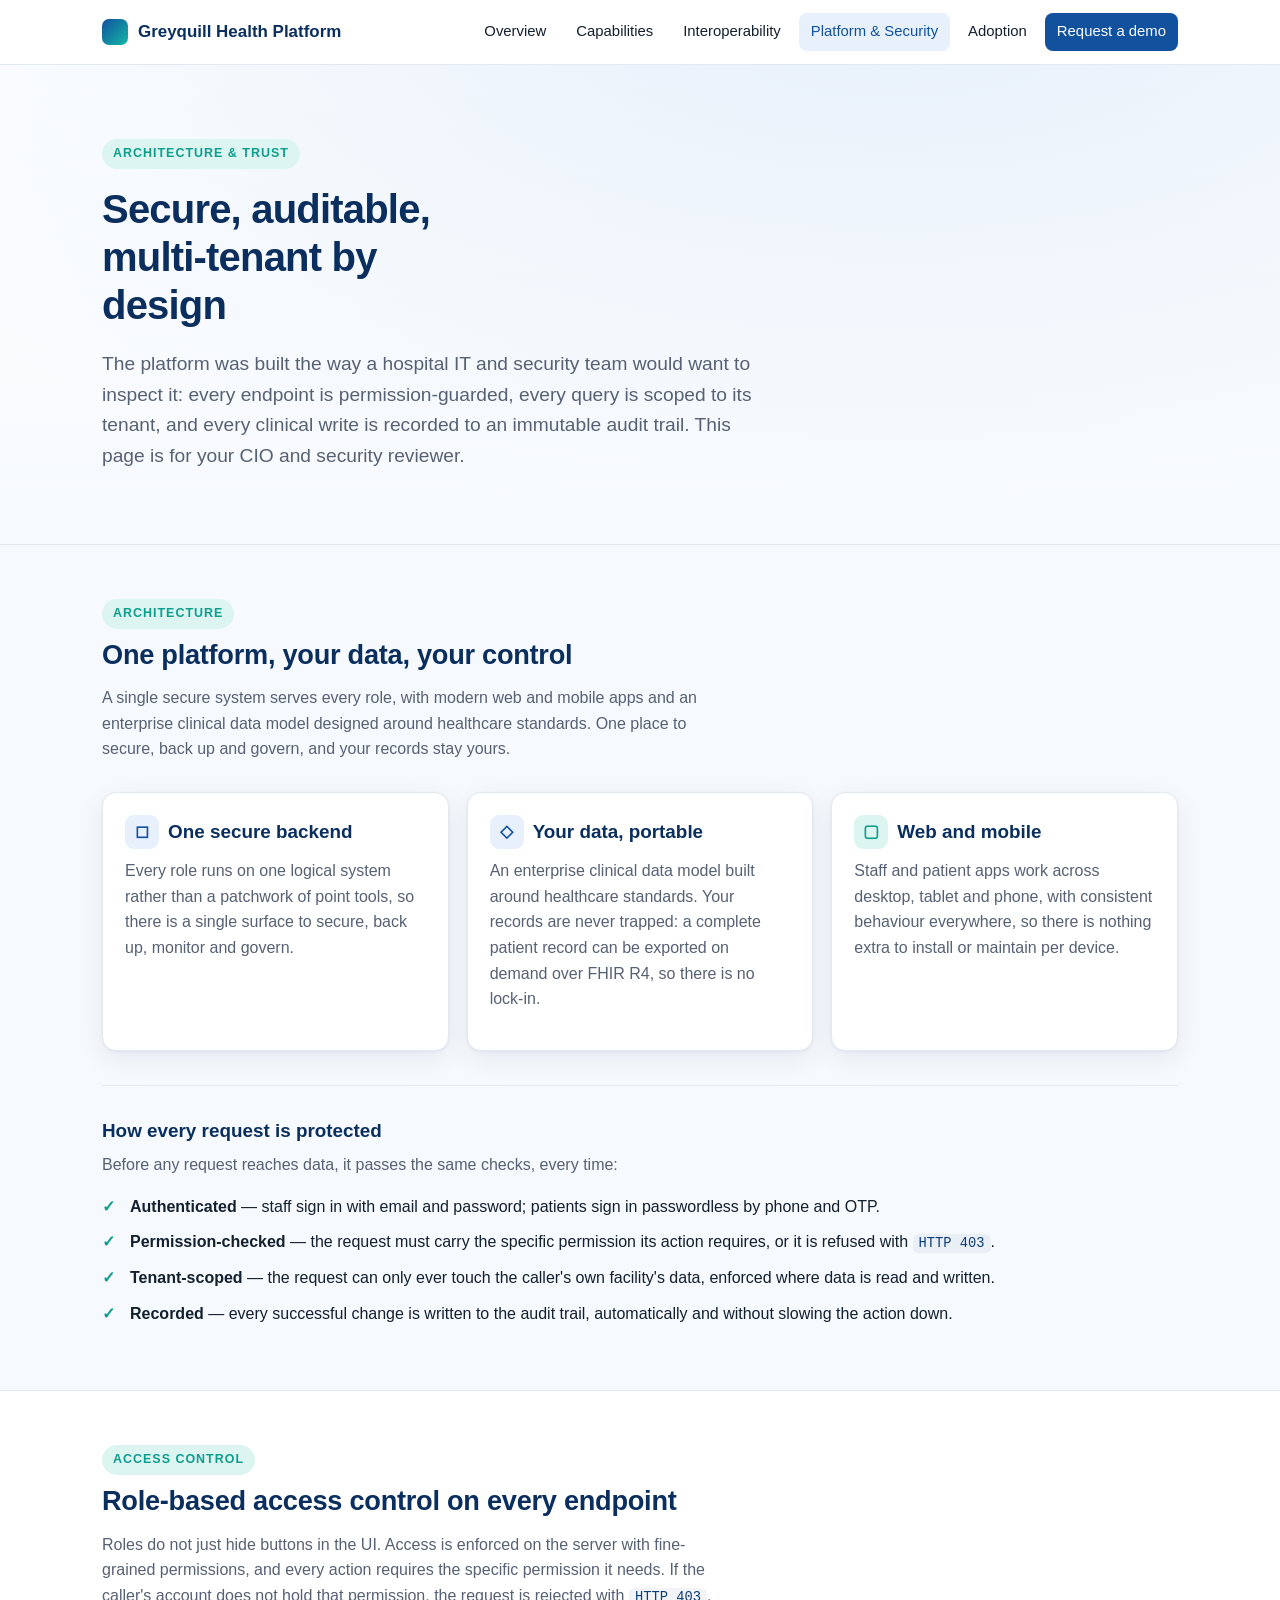
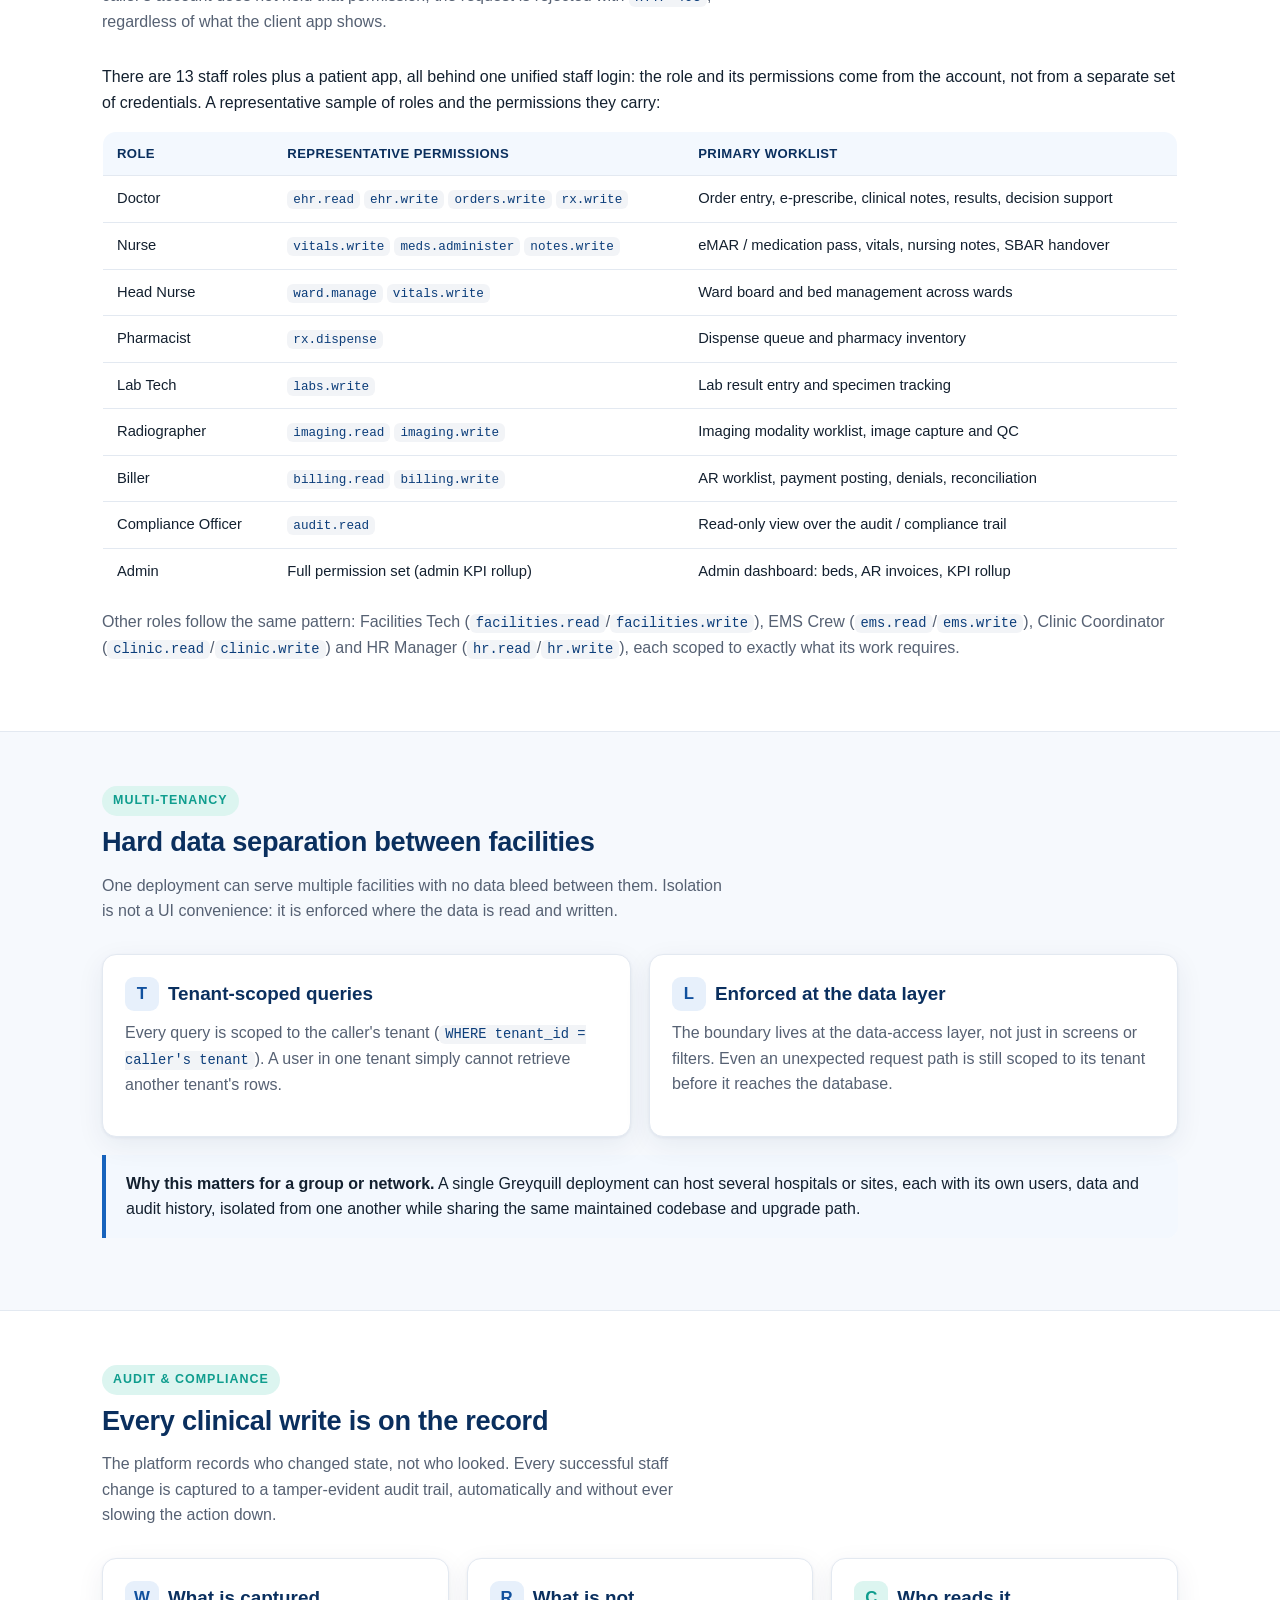
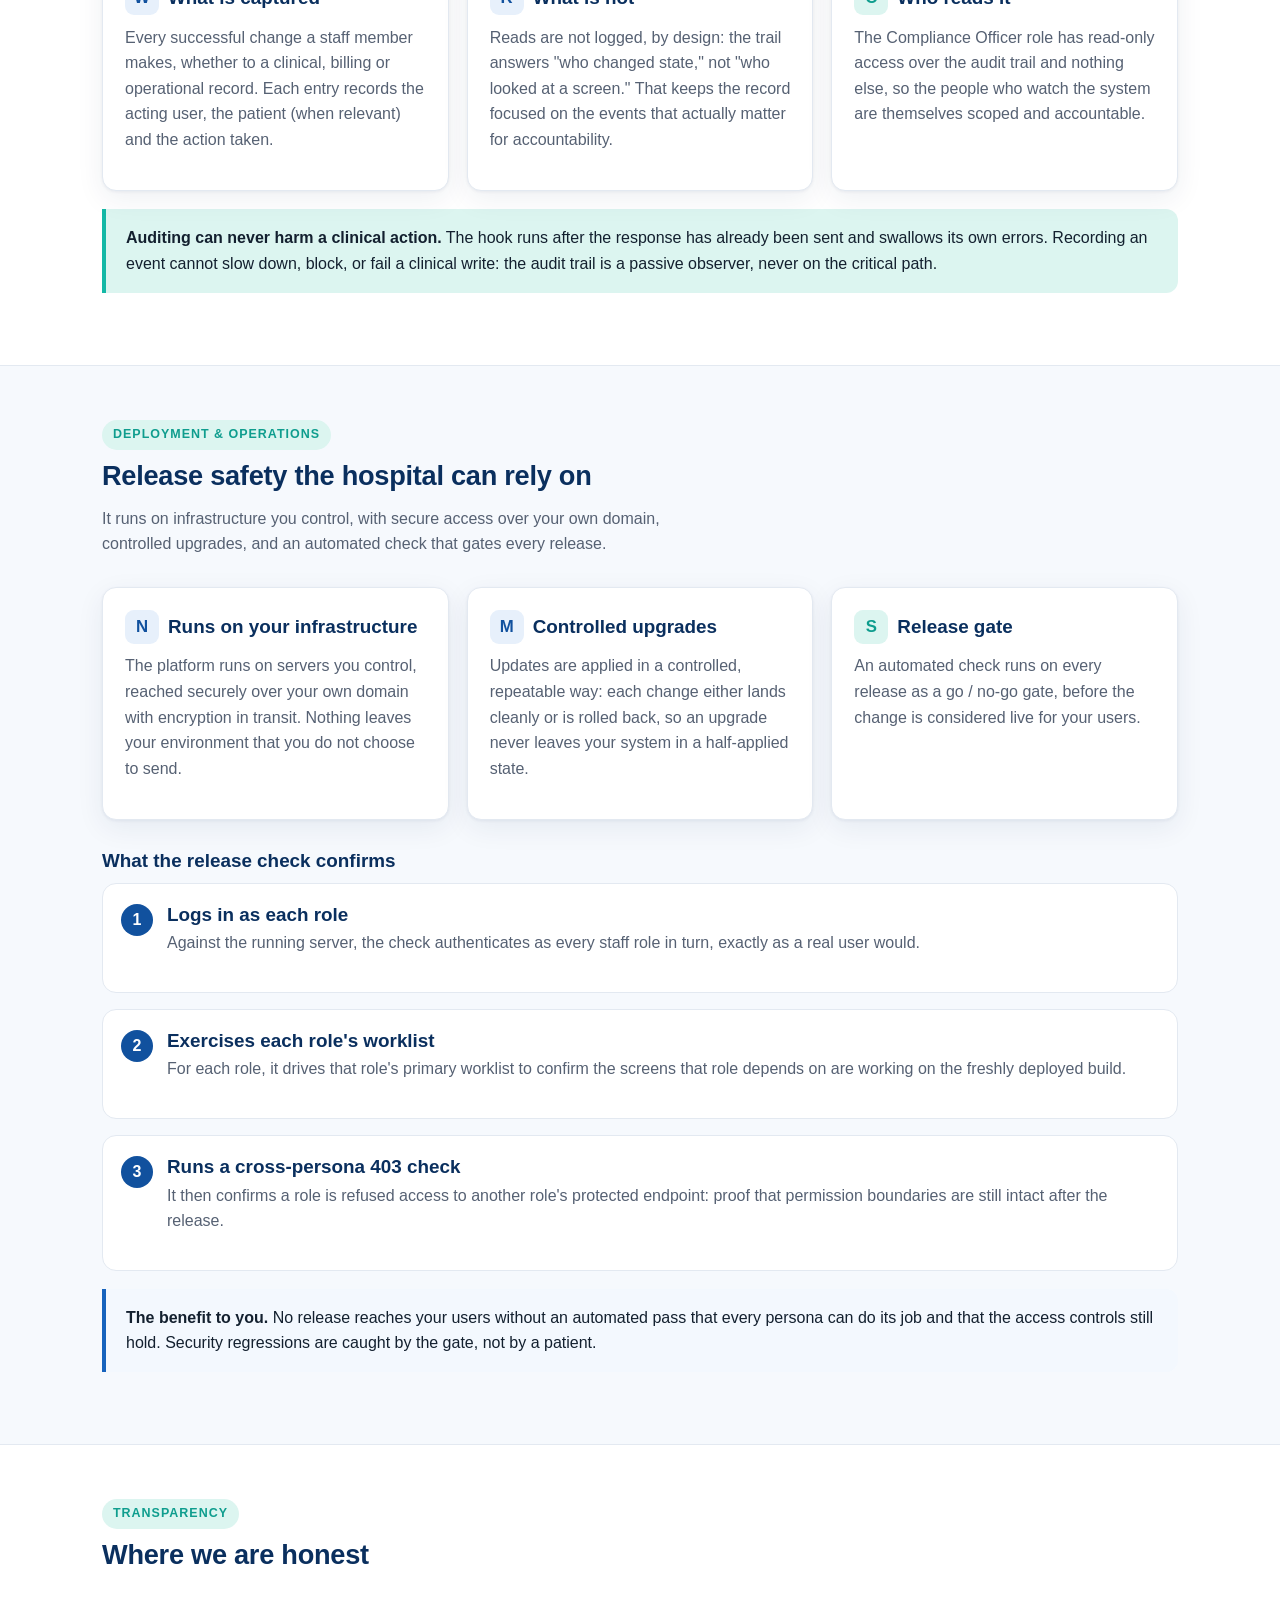
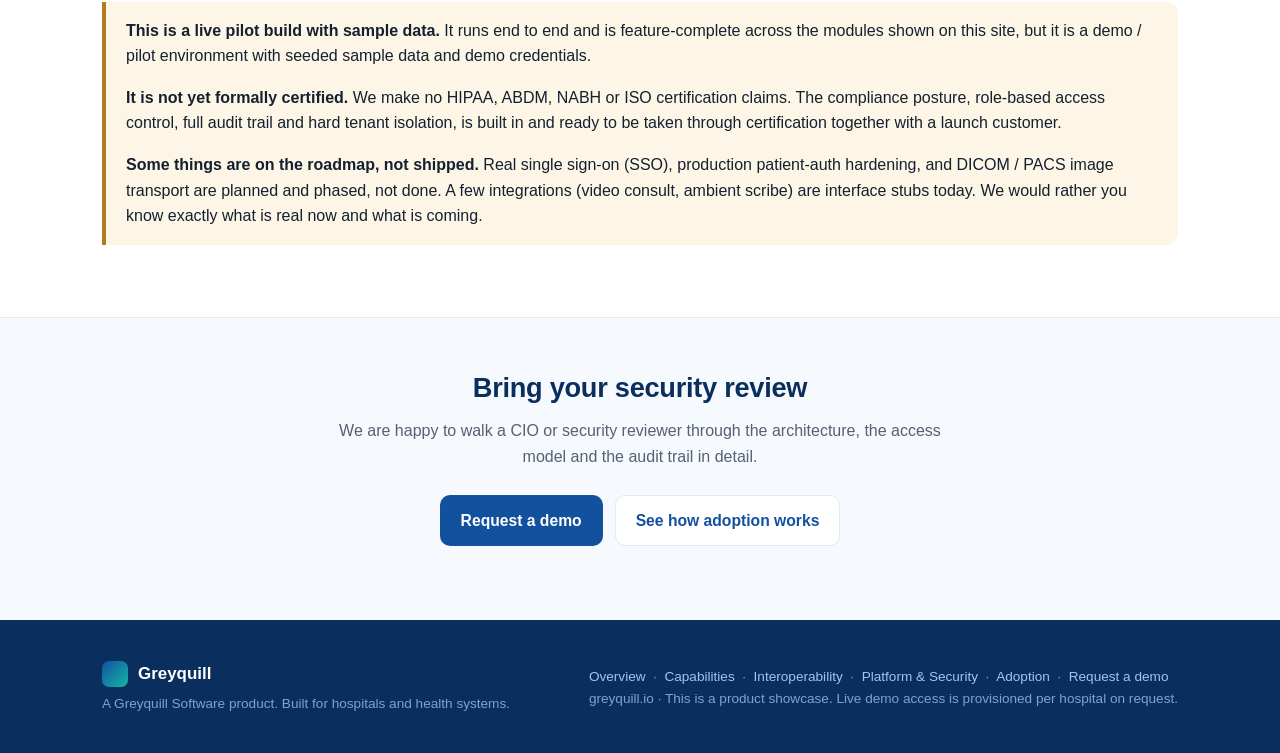
<file: platform.html>
<!doctype html>
<html lang="en">
<head>
<meta charset="utf-8">
<meta name="viewport" content="width=device-width, initial-scale=1">
<title>Platform &amp; Security · Greyquill Health Platform</title>
<meta name="description" content="Greyquill Health Platform — a white-label, multi-tenant hospital operating system with FHIR R4 and HL7 v2 interoperability, role-based clinical, revenue, pharmacy, lab, imaging, facilities, EMS and compliance modules.">
<link rel="stylesheet" href="assets/style.css">
</head>
<body>
<header class="nav">
  <div class="wrap">
    <a class="brand" href="index.html"><span class="dot"></span> Greyquill Health Platform</a>
    <nav>
      <a href="index.html">Overview</a>
      <a href="features.html">Capabilities</a>
      <a href="interoperability.html">Interoperability</a>
      <a class="active" href="platform.html">Platform &amp; Security</a>
      <a href="adoption.html">Adoption</a>
      <a class="cta" href="demo.html">Request a demo</a>
    </nav>
  </div>
</header>

<main>

<section class="hero">
  <div class="wrap">
    <span class="eyebrow">Architecture &amp; trust</span>
    <h1>Secure, auditable, multi-tenant by design</h1>
    <p class="lead">The platform was built the way a hospital IT and security team would want to inspect it:
    every endpoint is permission-guarded, every query is scoped to its tenant, and every clinical write
    is recorded to an immutable audit trail. This page is for your CIO and security reviewer.</p>
  </div>
</section>

<section>
  <div class="wrap">
    <div class="section-head">
      <span class="eyebrow">Architecture</span>
      <h2>One platform, your data, your control</h2>
      <p class="muted">A single secure system serves every role, with modern web and mobile apps and an
      enterprise clinical data model designed around healthcare standards. One place to secure, back up
      and govern, and your records stay yours.</p>
    </div>

    <div class="grid g3">
      <div class="card">
        <h3><span class="ico">◻</span> One secure backend</h3>
        <p class="muted">Every role runs on one logical system rather than a patchwork of point tools,
        so there is a single surface to secure, back up, monitor and govern.</p>
      </div>
      <div class="card">
        <h3><span class="ico">◇</span> Your data, portable</h3>
        <p class="muted">An enterprise clinical data model built around healthcare standards. Your
        records are never trapped: a complete patient record can be exported on demand over FHIR R4, so
        there is no lock-in.</p>
      </div>
      <div class="card t">
        <h3><span class="ico">▢</span> Web and mobile</h3>
        <p class="muted">Staff and patient apps work across desktop, tablet and phone, with consistent
        behaviour everywhere, so there is nothing extra to install or maintain per device.</p>
      </div>
    </div>

    <hr class="soft">

    <h3>How every request is protected</h3>
    <p class="muted">Before any request reaches data, it passes the same checks, every time:</p>
    <ul class="check">
      <li><strong>Authenticated</strong> — staff sign in with email and password; patients sign in passwordless by phone and OTP.</li>
      <li><strong>Permission-checked</strong> — the request must carry the specific permission its action requires, or it is refused with <code>HTTP 403</code>.</li>
      <li><strong>Tenant-scoped</strong> — the request can only ever touch the caller's own facility's data, enforced where data is read and written.</li>
      <li><strong>Recorded</strong> — every successful change is written to the audit trail, automatically and without slowing the action down.</li>
    </ul>
  </div>
</section>

<section class="alt">
  <div class="wrap">
    <div class="section-head">
      <span class="eyebrow">Access control</span>
      <h2>Role-based access control on every endpoint</h2>
      <p class="muted">Roles do not just hide buttons in the UI. Access is enforced on the server with
      fine-grained permissions, and every action requires the specific permission it needs. If the
      caller's account does not hold that permission, the request is rejected with <code>HTTP 403</code>,
      regardless of what the client app shows.</p>
    </div>

    <p>There are 13 staff roles plus a patient app, all behind one unified staff login: the role and its
    permissions come from the account, not from a separate set of credentials. A representative sample of
    roles and the permissions they carry:</p>

    <table>
      <thead>
        <tr><th>Role</th><th>Representative permissions</th><th>Primary worklist</th></tr>
      </thead>
      <tbody>
        <tr>
          <td>Doctor</td>
          <td><code>ehr.read</code> <code>ehr.write</code> <code>orders.write</code> <code>rx.write</code></td>
          <td>Order entry, e-prescribe, clinical notes, results, decision support</td>
        </tr>
        <tr>
          <td>Nurse</td>
          <td><code>vitals.write</code> <code>meds.administer</code> <code>notes.write</code></td>
          <td>eMAR / medication pass, vitals, nursing notes, SBAR handover</td>
        </tr>
        <tr>
          <td>Head Nurse</td>
          <td><code>ward.manage</code> <code>vitals.write</code></td>
          <td>Ward board and bed management across wards</td>
        </tr>
        <tr>
          <td>Pharmacist</td>
          <td><code>rx.dispense</code></td>
          <td>Dispense queue and pharmacy inventory</td>
        </tr>
        <tr>
          <td>Lab Tech</td>
          <td><code>labs.write</code></td>
          <td>Lab result entry and specimen tracking</td>
        </tr>
        <tr>
          <td>Radiographer</td>
          <td><code>imaging.read</code> <code>imaging.write</code></td>
          <td>Imaging modality worklist, image capture and QC</td>
        </tr>
        <tr>
          <td>Biller</td>
          <td><code>billing.read</code> <code>billing.write</code></td>
          <td>AR worklist, payment posting, denials, reconciliation</td>
        </tr>
        <tr>
          <td>Compliance Officer</td>
          <td><code>audit.read</code></td>
          <td>Read-only view over the audit / compliance trail</td>
        </tr>
        <tr>
          <td>Admin</td>
          <td>Full permission set (admin KPI rollup)</td>
          <td>Admin dashboard: beds, AR invoices, KPI rollup</td>
        </tr>
      </tbody>
    </table>
    <p class="muted" style="margin-top:14px">Other roles follow the same pattern: Facilities Tech
    (<code>facilities.read</code>/<code>facilities.write</code>), EMS Crew
    (<code>ems.read</code>/<code>ems.write</code>), Clinic Coordinator
    (<code>clinic.read</code>/<code>clinic.write</code>) and HR Manager
    (<code>hr.read</code>/<code>hr.write</code>), each scoped to exactly what its work requires.</p>
  </div>
</section>

<section>
  <div class="wrap">
    <div class="section-head">
      <span class="eyebrow">Multi-tenancy</span>
      <h2>Hard data separation between facilities</h2>
      <p class="muted">One deployment can serve multiple facilities with no data bleed between them.
      Isolation is not a UI convenience: it is enforced where the data is read and written.</p>
    </div>

    <div class="grid g2">
      <div class="card">
        <h3><span class="ico">T</span> Tenant-scoped queries</h3>
        <p class="muted">Every query is scoped to the caller's tenant
        (<code>WHERE tenant_id = caller's tenant</code>). A user in one tenant simply cannot retrieve
        another tenant's rows.</p>
      </div>
      <div class="card">
        <h3><span class="ico">L</span> Enforced at the data layer</h3>
        <p class="muted">The boundary lives at the data-access layer, not just in screens or filters.
        Even an unexpected request path is still scoped to its tenant before it reaches the database.</p>
      </div>
    </div>

    <div class="callout">
      <strong>Why this matters for a group or network.</strong> A single Greyquill deployment can host
      several hospitals or sites, each with its own users, data and audit history, isolated from one
      another while sharing the same maintained codebase and upgrade path.
    </div>
  </div>
</section>

<section class="alt">
  <div class="wrap">
    <div class="section-head">
      <span class="eyebrow">Audit &amp; compliance</span>
      <h2>Every clinical write is on the record</h2>
      <p class="muted">The platform records who changed state, not who looked. Every successful staff
      change is captured to a tamper-evident audit trail, automatically and without ever slowing the
      action down.</p>
    </div>

    <div class="grid g3">
      <div class="card">
        <h3><span class="ico">W</span> What is captured</h3>
        <p class="muted">Every successful change a staff member makes, whether to a clinical, billing or
        operational record. Each entry records the acting user, the patient (when relevant) and the
        action taken.</p>
      </div>
      <div class="card">
        <h3><span class="ico">R</span> What is not</h3>
        <p class="muted">Reads are not logged, by design: the trail answers
        "who changed state," not "who looked at a screen." That keeps the record focused on the events
        that actually matter for accountability.</p>
      </div>
      <div class="card t">
        <h3><span class="ico">C</span> Who reads it</h3>
        <p class="muted">The Compliance Officer role has read-only access over the audit trail and
        nothing else, so the people who watch the system are themselves scoped and accountable.</p>
      </div>
    </div>

    <div class="callout t">
      <strong>Auditing can never harm a clinical action.</strong> The hook runs after the response has
      already been sent and swallows its own errors. Recording an event cannot slow down, block, or
      fail a clinical write: the audit trail is a passive observer, never on the critical path.
    </div>
  </div>
</section>

<section>
  <div class="wrap">
    <div class="section-head">
      <span class="eyebrow">Deployment &amp; operations</span>
      <h2>Release safety the hospital can rely on</h2>
      <p class="muted">It runs on infrastructure you control, with secure access over your own domain,
      controlled upgrades, and an automated check that gates every release.</p>
    </div>

    <div class="grid g3">
      <div class="card">
        <h3><span class="ico">N</span> Runs on your infrastructure</h3>
        <p class="muted">The platform runs on servers you control, reached securely over your own
        domain with encryption in transit. Nothing leaves your environment that you do not choose to
        send.</p>
      </div>
      <div class="card">
        <h3><span class="ico">M</span> Controlled upgrades</h3>
        <p class="muted">Updates are applied in a controlled, repeatable way: each change either lands
        cleanly or is rolled back, so an upgrade never leaves your system in a half-applied state.</p>
      </div>
      <div class="card t">
        <h3><span class="ico">S</span> Release gate</h3>
        <p class="muted">An automated check runs on every release as a go / no-go gate, before the
        change is considered live for your users.</p>
      </div>
    </div>

    <h3 style="margin-top:30px">What the release check confirms</h3>
    <div class="steps">
      <div class="step">
        <h3>Logs in as each role</h3>
        <p class="muted">Against the running server, the check authenticates as every staff role in
        turn, exactly as a real user would.</p>
      </div>
      <div class="step">
        <h3>Exercises each role's worklist</h3>
        <p class="muted">For each role, it drives that role's primary worklist to confirm the screens
        that role depends on are working on the freshly deployed build.</p>
      </div>
      <div class="step">
        <h3>Runs a cross-persona 403 check</h3>
        <p class="muted">It then confirms a role is refused access to another role's protected endpoint:
        proof that permission boundaries are still intact after the release.</p>
      </div>
    </div>

    <div class="callout">
      <strong>The benefit to you.</strong> No release reaches your users without an automated pass that
      every persona can do its job and that the access controls still hold. Security regressions are
      caught by the gate, not by a patient.
    </div>
  </div>
</section>

<section class="alt">
  <div class="wrap">
    <div class="section-head">
      <span class="eyebrow">Transparency</span>
      <h2>Where we are honest</h2>
    </div>

    <div class="callout a">
      <p><strong>This is a live pilot build with sample data.</strong> It runs end to end and is
      feature-complete across the modules shown on this site, but it is a demo / pilot environment with
      seeded sample data and demo credentials.</p>
      <p><strong>It is not yet formally certified.</strong> We make no HIPAA, ABDM, NABH or ISO
      certification claims. The compliance posture, role-based access control, full audit trail and
      hard tenant isolation, is built in and ready to be taken through certification together with a
      launch customer.</p>
      <p style="margin-bottom:0"><strong>Some things are on the roadmap, not shipped.</strong> Real
      single sign-on (SSO), production patient-auth hardening, and DICOM / PACS image transport are
      planned and phased, not done. A few integrations (video consult, ambient scribe) are interface
      stubs today. We would rather you know exactly what is real now and what is coming.</p>
    </div>
  </div>
</section>

<section>
  <div class="wrap center">
    <div class="section-head" style="margin:0 auto 18px">
      <h2>Bring your security review</h2>
      <p class="muted">We are happy to walk a CIO or security reviewer through the architecture,
      the access model and the audit trail in detail.</p>
    </div>
    <div class="btn-row" style="justify-content:center">
      <a class="btn btn-primary" href="demo.html">Request a demo</a>
      <a class="btn btn-ghost" href="adoption.html">See how adoption works</a>
    </div>
  </div>
</section>

</main>

<footer>
  <div class="wrap">
    <div>
      <div class="brand" style="margin-bottom:6px"><span class="dot"></span> Greyquill</div>
      <div class="fnote">A Greyquill Software product. Built for hospitals and health systems.</div>
    </div>
    <div class="fnote">
      <a href="index.html">Overview</a> &nbsp;·&nbsp;
      <a href="features.html">Capabilities</a> &nbsp;·&nbsp;
      <a href="interoperability.html">Interoperability</a> &nbsp;·&nbsp;
      <a href="platform.html">Platform &amp; Security</a> &nbsp;·&nbsp;
      <a href="adoption.html">Adoption</a> &nbsp;·&nbsp;
      <a href="demo.html">Request a demo</a><br>
      greyquill.io · This is a product showcase. Live demo access is provisioned per hospital on request.
    </div>
  </div>
</footer>
</body>
</html>
</file>
<file: assets/style.css>
/* Greyquill Health Platform — Medical Blue design system (shared across all pages) */
:root{
  --blue-900:#0a2f5e; --blue-800:#0b3d7a; --blue-700:#11519e; --blue-600:#1763bd;
  --blue-100:#e7f0fb; --blue-50:#f3f8fe;
  --teal-600:#0f9d8e; --teal-500:#14b8a6; --teal-100:#dcf5f0;
  --ink:#13202f; --muted:#566173; --line:#e3e9f1; --bg:#f6f9fd; --white:#fff;
  --amber:#b7791f; --amber-bg:#fdf6e7; --green:#1d8a4e; --red:#c0392b;
  --radius:14px; --shadow:0 1px 3px rgba(13,40,80,.06),0 8px 28px rgba(13,40,80,.07);
  --maxw:1120px;
}
*{box-sizing:border-box}
html{scroll-behavior:smooth}
body{margin:0;font-family:-apple-system,BlinkMacSystemFont,"Segoe UI",Roboto,Helvetica,Arial,sans-serif;
  color:var(--ink);background:var(--bg);line-height:1.6;-webkit-font-smoothing:antialiased}
a{color:var(--blue-700);text-decoration:none}
a:hover{text-decoration:underline}
h1,h2,h3,h4{line-height:1.2;color:var(--blue-900);margin:0 0 .5em}
h1{font-size:2.5rem;letter-spacing:-.02em}
h2{font-size:1.7rem;letter-spacing:-.01em;margin-top:0}
h3{font-size:1.18rem}
p{margin:0 0 1rem}
.wrap{max-width:var(--maxw);margin:0 auto;padding:0 22px}
.muted{color:var(--muted)}
.center{text-align:center}

/* Top nav */
.nav{position:sticky;top:0;z-index:50;background:rgba(255,255,255,.92);backdrop-filter:blur(8px);
  border-bottom:1px solid var(--line)}
.nav .wrap{display:flex;align-items:center;gap:20px;height:64px}
.brand{display:flex;align-items:center;gap:10px;font-weight:700;color:var(--blue-900);font-size:1.06rem}
.brand .dot{width:26px;height:26px;border-radius:7px;background:linear-gradient(135deg,var(--blue-700),var(--teal-500));
  display:inline-block}
.nav nav{margin-left:auto;display:flex;gap:6px;flex-wrap:wrap}
.nav nav a{padding:7px 12px;border-radius:8px;color:var(--ink);font-size:.93rem;font-weight:500}
.nav nav a:hover{background:var(--blue-50);text-decoration:none}
.nav nav a.active{color:var(--blue-700);background:var(--blue-100)}
.nav .cta{background:var(--blue-700);color:#fff!important}
.nav .cta:hover{background:var(--blue-800)}

/* Hero + sections */
.hero{background:radial-gradient(1200px 500px at 70% -10%,var(--blue-100),transparent),
  linear-gradient(180deg,#fff, var(--bg));padding:74px 0 56px;border-bottom:1px solid var(--line)}
.eyebrow{display:inline-block;font-size:.78rem;font-weight:700;letter-spacing:.08em;text-transform:uppercase;
  color:var(--teal-600);background:var(--teal-100);padding:5px 11px;border-radius:99px;margin-bottom:16px}
.hero h1{max-width:18ch}
.hero p.lead{font-size:1.2rem;color:var(--muted);max-width:62ch}
section{padding:54px 0}
section.alt{background:#fff;border-top:1px solid var(--line);border-bottom:1px solid var(--line)}
.section-head{max-width:70ch;margin-bottom:30px}
.section-head .eyebrow{margin-bottom:10px}

/* Buttons */
.btn{display:inline-flex;align-items:center;gap:8px;padding:12px 20px;border-radius:10px;font-weight:600;
  font-size:.98rem;border:1px solid transparent;cursor:pointer}
.btn-primary{background:var(--blue-700);color:#fff}
.btn-primary:hover{background:var(--blue-800);text-decoration:none}
.btn-ghost{background:#fff;color:var(--blue-700);border-color:var(--line)}
.btn-ghost:hover{border-color:var(--blue-600);text-decoration:none}
.btn-row{display:flex;gap:12px;flex-wrap:wrap;margin-top:26px}

/* Cards + grids */
.grid{display:grid;gap:18px}
.g2{grid-template-columns:repeat(2,1fr)}
.g3{grid-template-columns:repeat(3,1fr)}
.g4{grid-template-columns:repeat(4,1fr)}
@media(max-width:900px){.g2,.g3,.g4{grid-template-columns:1fr}}
.card{background:#fff;border:1px solid var(--line);border-radius:var(--radius);padding:22px;box-shadow:var(--shadow)}
.card h3{margin-top:0;display:flex;align-items:center;gap:9px}
.card .ico{width:34px;height:34px;border-radius:9px;background:var(--blue-100);color:var(--blue-700);
  display:grid;place-items:center;font-size:1.05rem;flex:none}
.card.t .ico{background:var(--teal-100);color:var(--teal-600)}

/* Stats */
.stats{display:grid;grid-template-columns:repeat(4,1fr);gap:18px;margin-top:8px}
@media(max-width:760px){.stats{grid-template-columns:repeat(2,1fr)}}
.stat{background:#fff;border:1px solid var(--line);border-radius:var(--radius);padding:20px;text-align:center}
.stat .n{font-size:2.1rem;font-weight:800;color:var(--blue-800);letter-spacing:-.02em}
.stat .l{font-size:.86rem;color:var(--muted)}

/* Lists */
ul.check{list-style:none;padding:0;margin:0}
ul.check li{position:relative;padding-left:28px;margin-bottom:10px}
ul.check li::before{content:"✓";position:absolute;left:0;top:0;color:var(--teal-600);font-weight:800}
ul.plain{padding-left:18px}
ul.plain li{margin-bottom:7px}

/* Badges + pills */
.badge{display:inline-block;font-size:.74rem;font-weight:700;padding:3px 9px;border-radius:99px;
  background:var(--blue-100);color:var(--blue-700);margin:2px 4px 2px 0}
.badge.t{background:var(--teal-100);color:var(--teal-600)}
.badge.a{background:var(--amber-bg);color:var(--amber)}

/* Callouts */
.callout{border-left:4px solid var(--blue-600);background:var(--blue-50);padding:16px 20px;border-radius:0 12px 12px 0;margin:18px 0}
.callout.t{border-color:var(--teal-500);background:var(--teal-100)}
.callout.a{border-color:var(--amber);background:var(--amber-bg)}

/* Tables */
table{width:100%;border-collapse:collapse;background:#fff;border:1px solid var(--line);border-radius:var(--radius);
  overflow:hidden;font-size:.92rem}
th,td{text-align:left;padding:11px 14px;border-bottom:1px solid var(--line);vertical-align:top}
th{background:var(--blue-50);color:var(--blue-900);font-weight:700;font-size:.82rem;text-transform:uppercase;letter-spacing:.03em}
tr:last-child td{border-bottom:none}
code,.mono{font-family:"SF Mono",ui-monospace,Menlo,Consolas,monospace;font-size:.86em;
  background:#0a2f5e0d;color:var(--blue-800);padding:2px 6px;border-radius:6px}
pre{background:var(--blue-900);color:#dbe8fb;padding:16px 18px;border-radius:12px;overflow:auto;font-size:.85rem;line-height:1.5}
pre code{background:none;color:inherit;padding:0}

/* Steps / timeline */
.steps{counter-reset:s;display:grid;gap:16px}
.step{background:#fff;border:1px solid var(--line);border-radius:var(--radius);padding:20px 22px 20px 64px;position:relative}
.step::before{counter-increment:s;content:counter(s);position:absolute;left:18px;top:20px;width:32px;height:32px;
  border-radius:50%;background:var(--blue-700);color:#fff;display:grid;place-items:center;font-weight:700}
.step h3{margin:0 0 4px}

/* Footer */
footer{background:var(--blue-900);color:#cdddf2;padding:40px 0;margin-top:20px}
footer a{color:#9ec5f5}
footer .wrap{display:flex;flex-wrap:wrap;gap:30px;justify-content:space-between;align-items:center}
footer .brand{color:#fff}
.fnote{font-size:.85rem;color:#7fa3cf}

.tag{font-size:.8rem;color:var(--muted);font-weight:600;text-transform:uppercase;letter-spacing:.05em}
hr.soft{border:none;border-top:1px solid var(--line);margin:34px 0}
.lead-num{font-size:.8rem;font-weight:700;color:var(--teal-600)}
</file>
